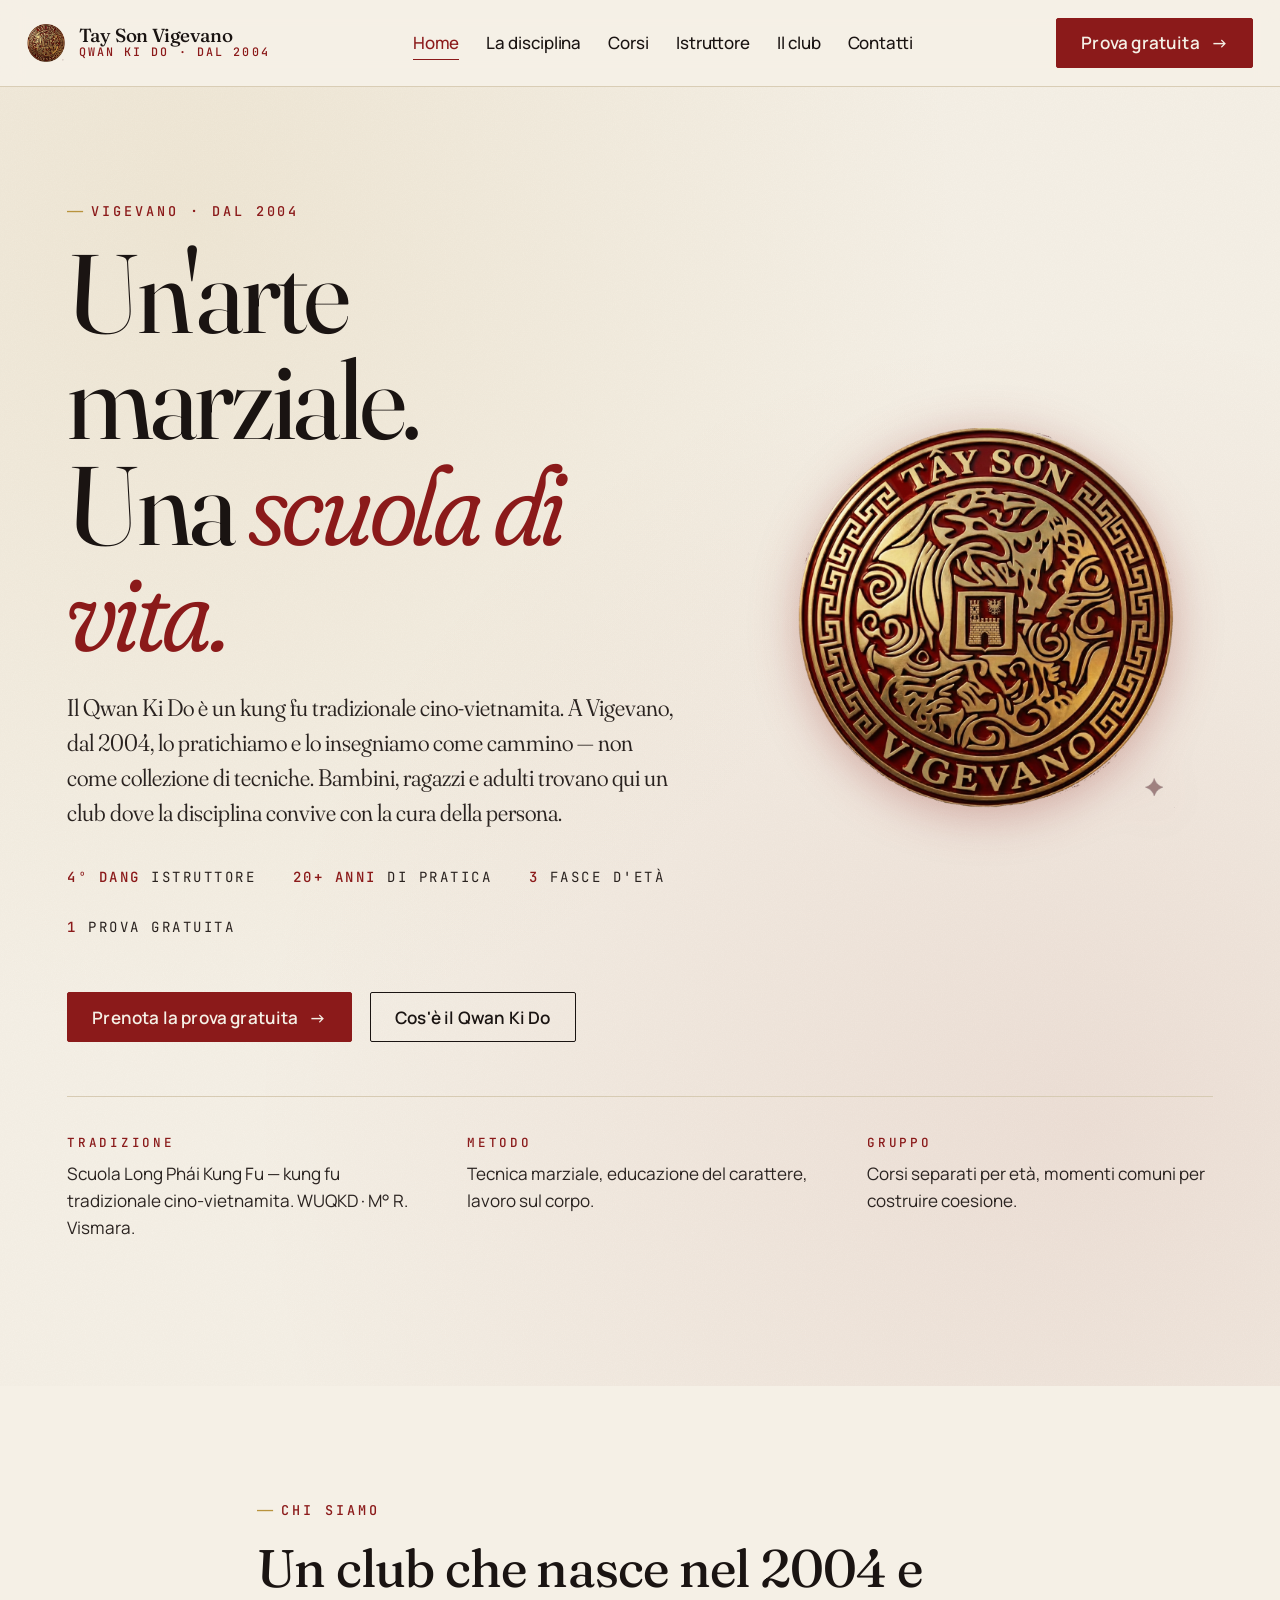
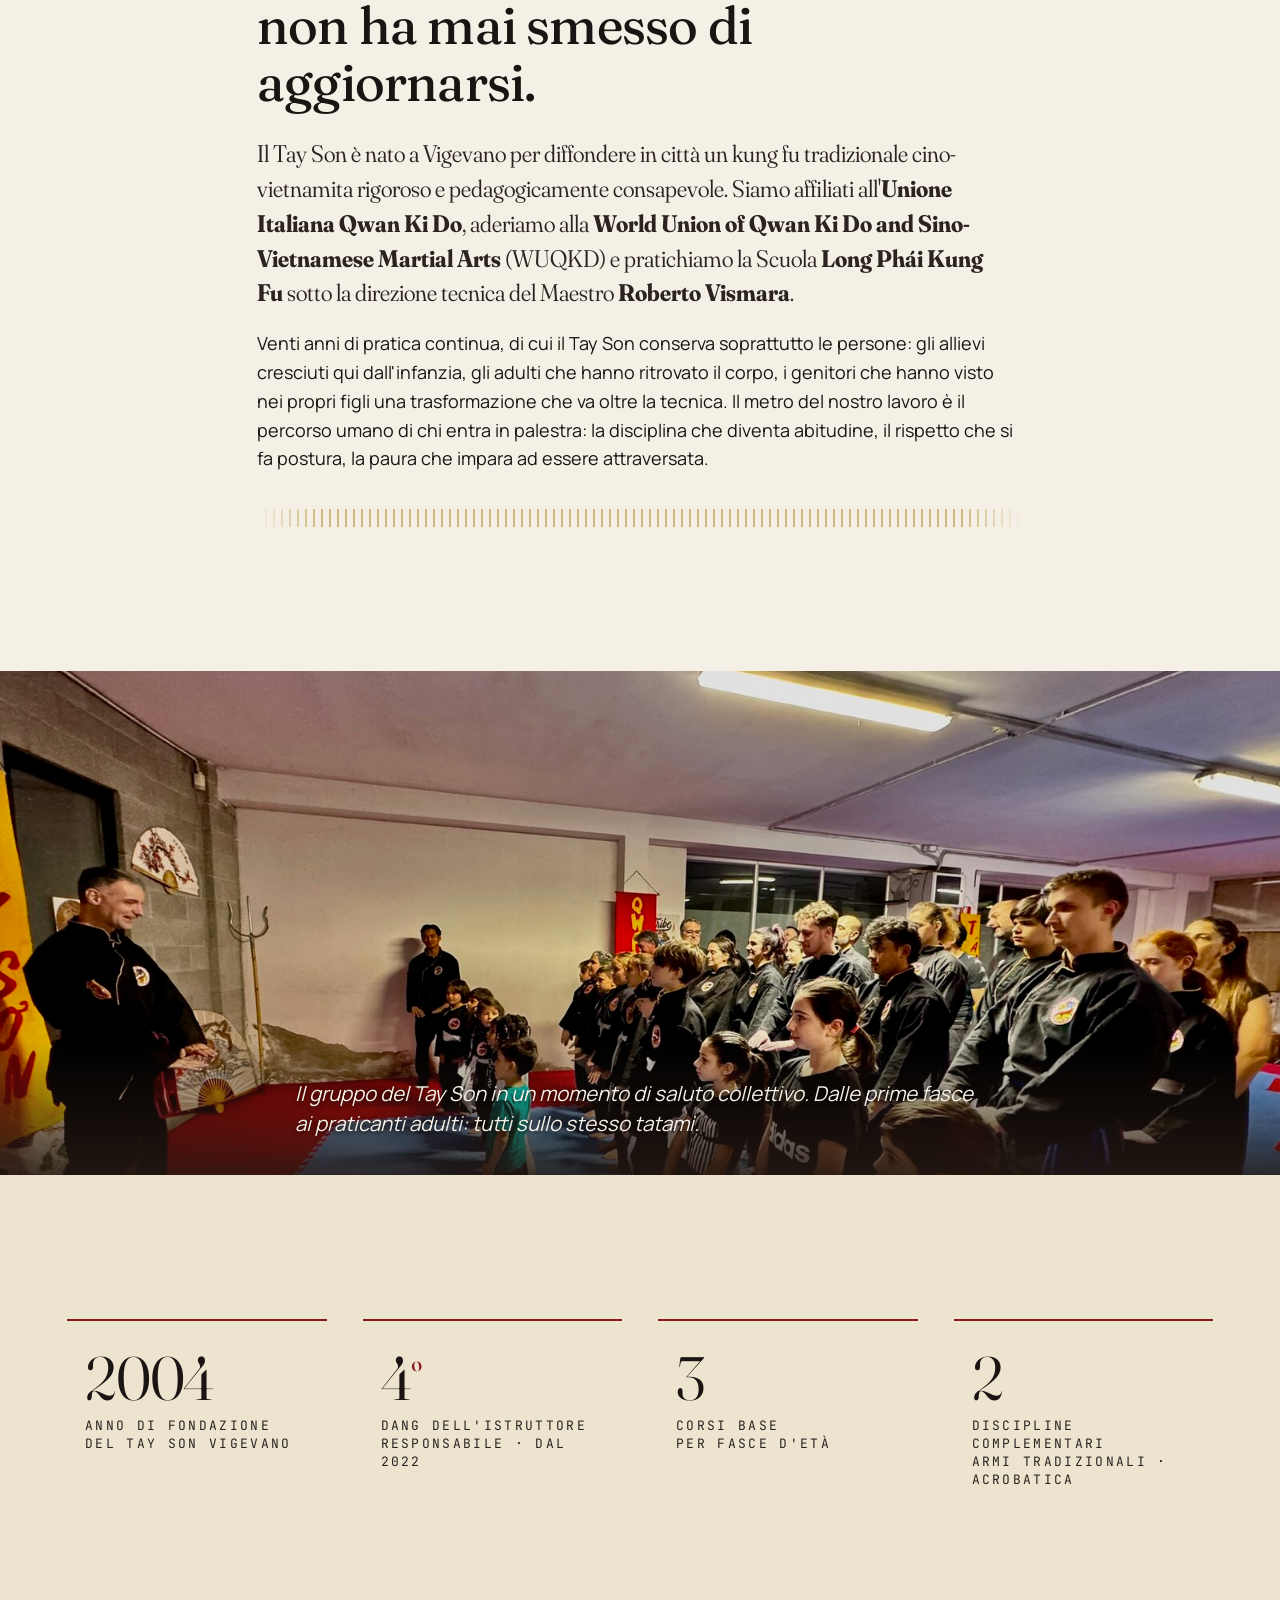
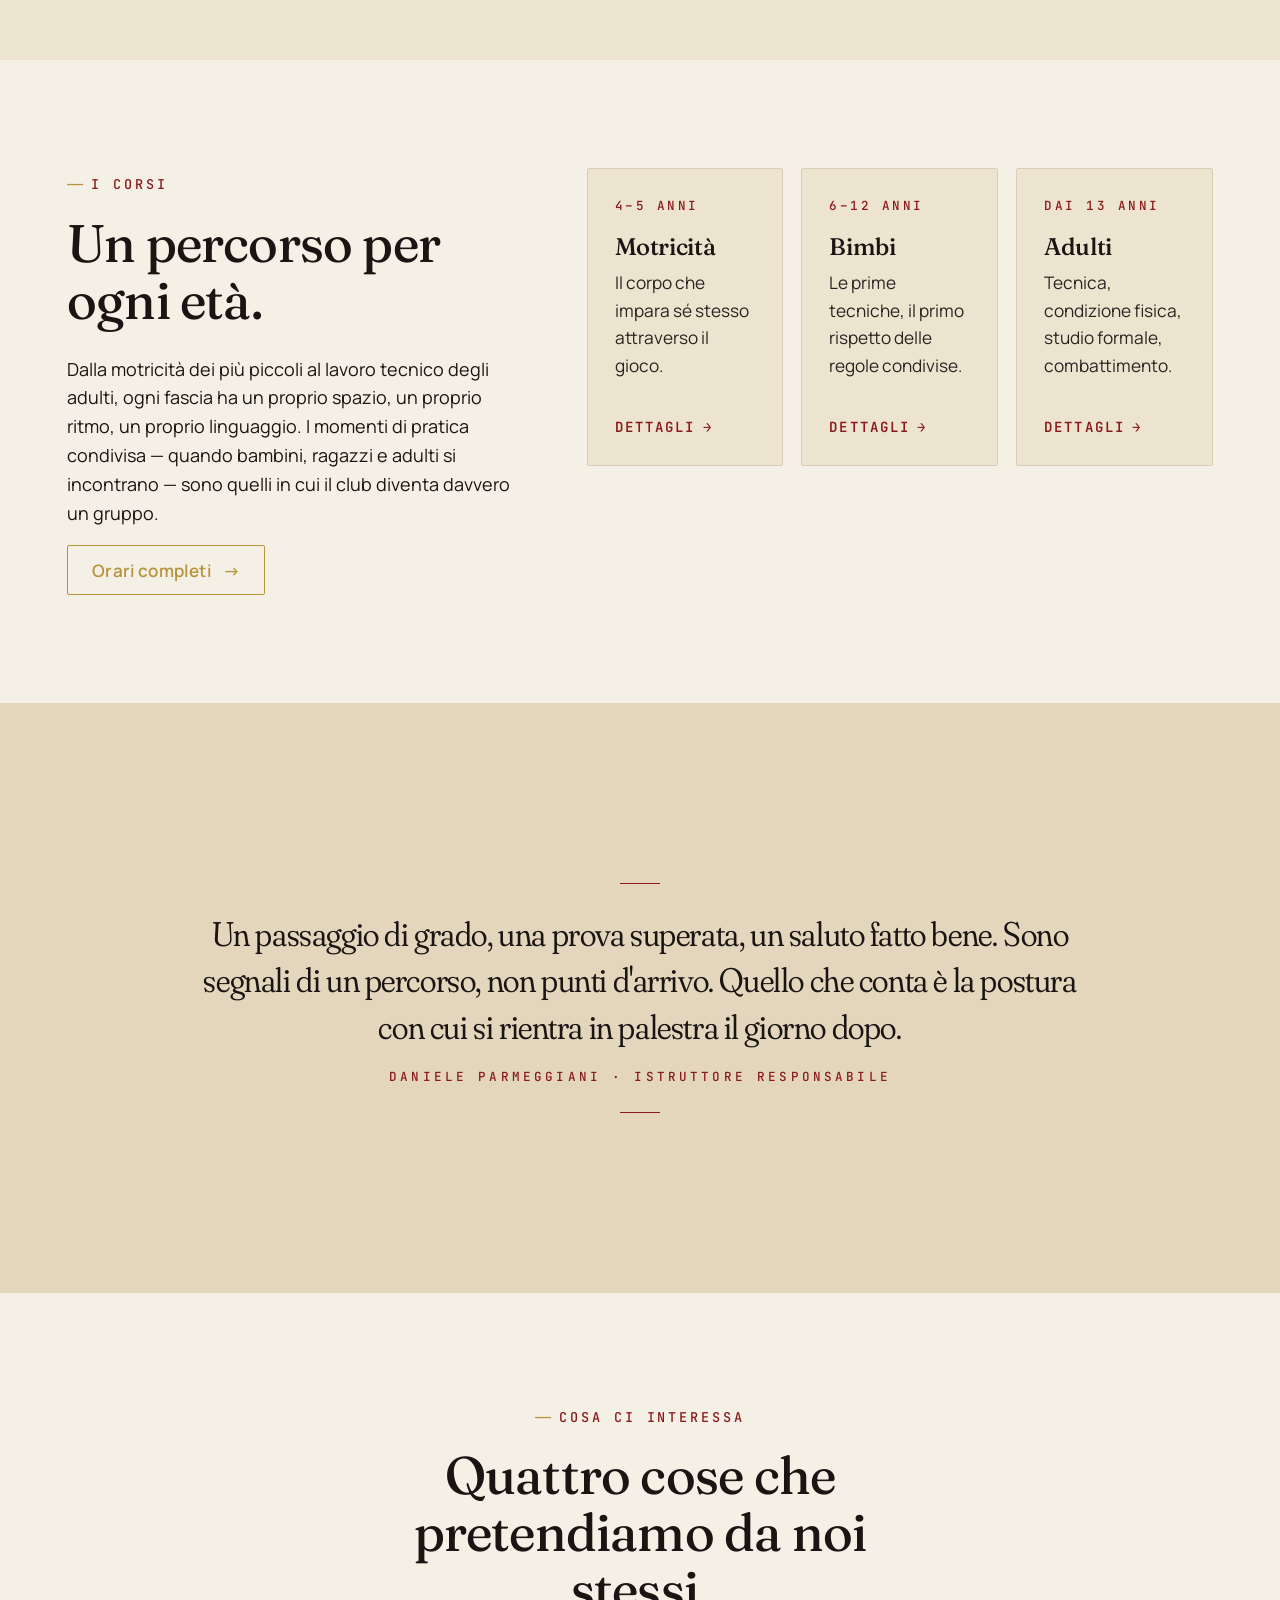
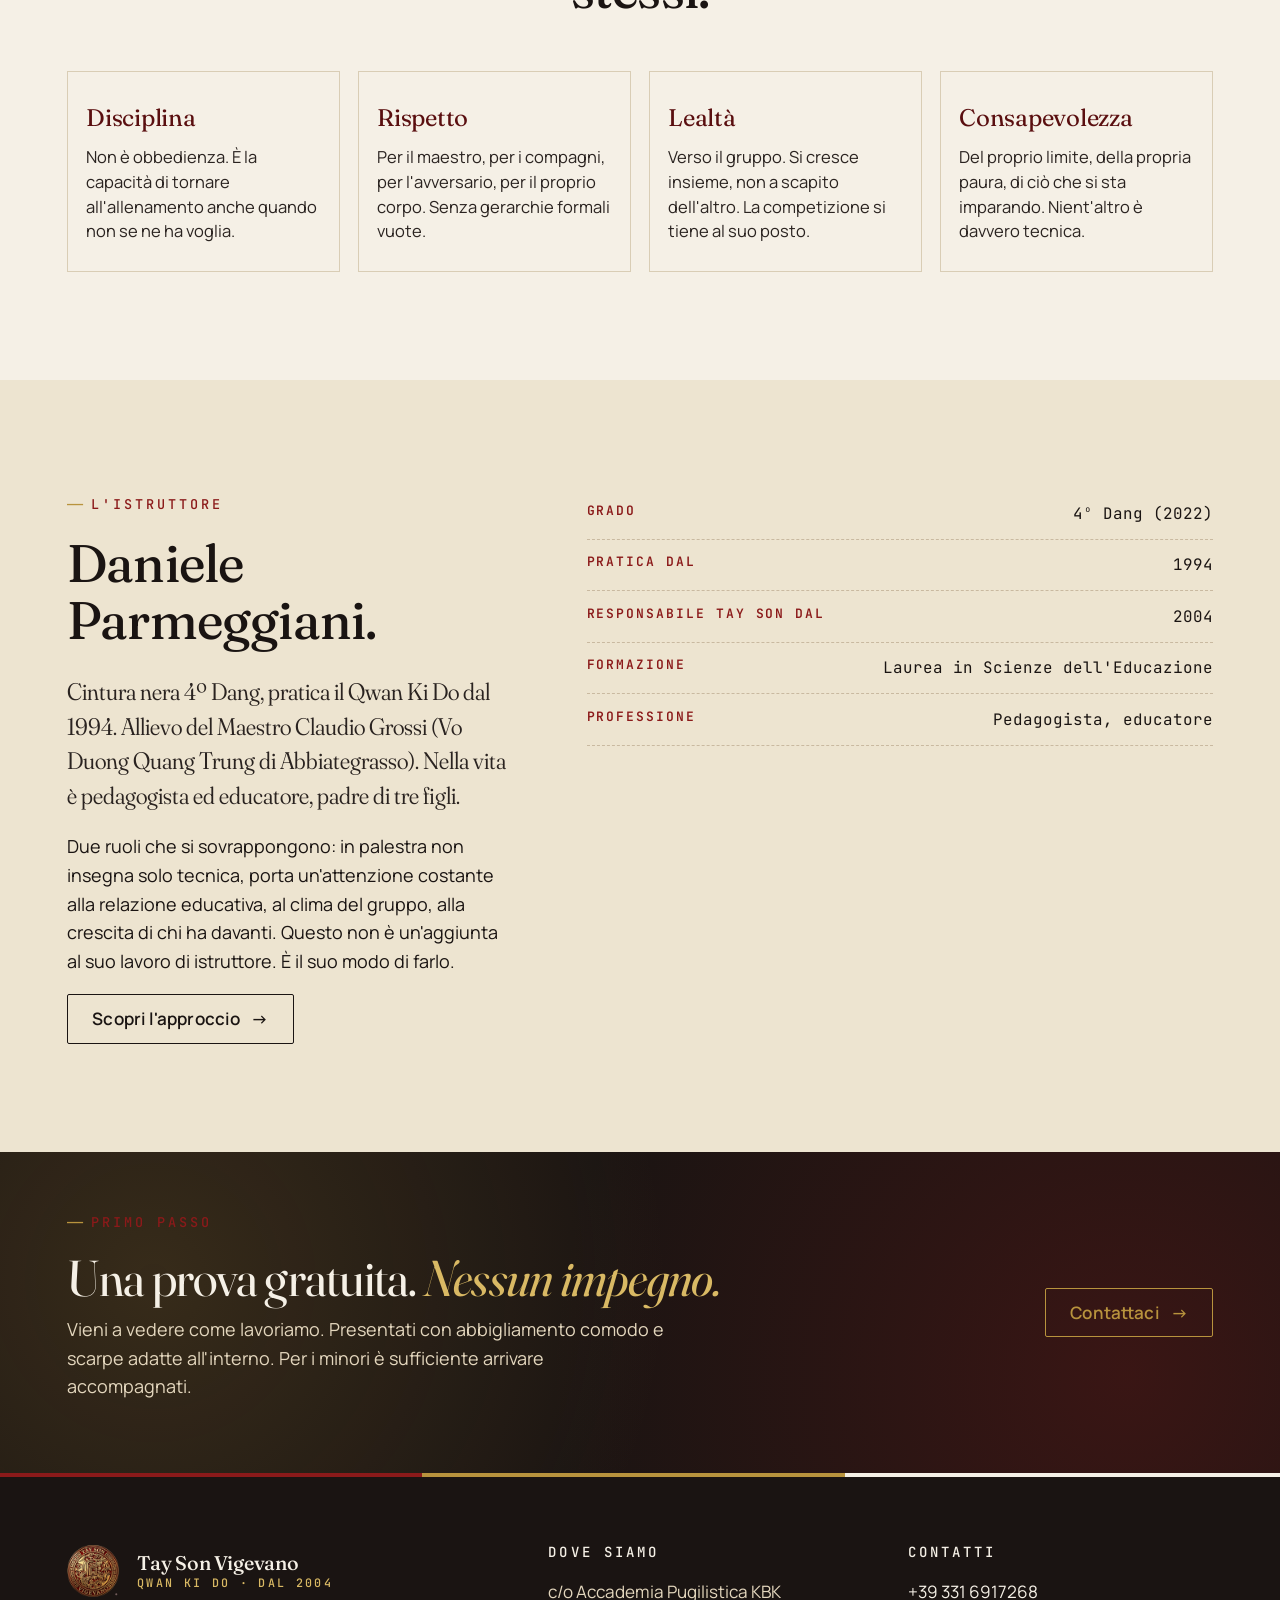
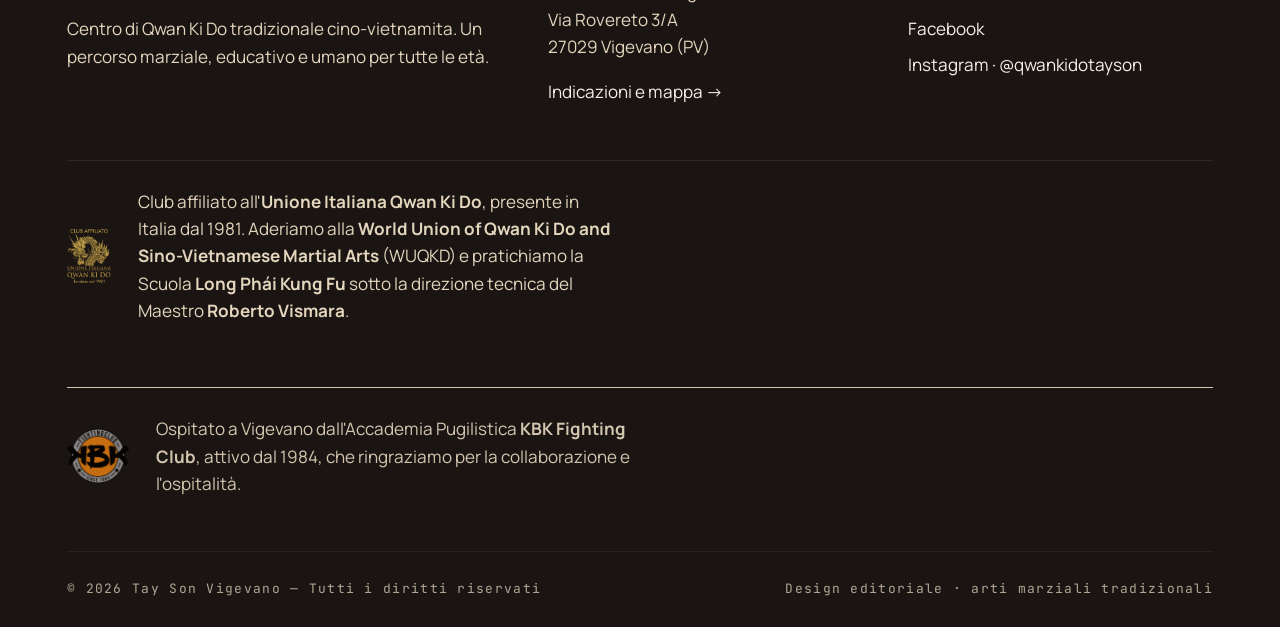
<file: index.html>
<!doctype html>
<html lang="it">
<head>
  <meta charset="utf-8" />
  <meta name="viewport" content="width=device-width, initial-scale=1" />
  <title>Qwan Ki Do – Tay Son Vigevano · Kung fu cino-vietnamita</title>
  <meta name="description" content="Centro Qwan Ki Do Tay Son di Vigevano. Arte marziale cino-vietnamita per bambini, ragazzi e adulti. Dal 2004, affiliato all'Unione Italiana Qwan Ki Do. Prova gratuita." />
  <meta name="theme-color" content="#8b1a1a" />

  <!-- Open Graph -->
  <meta property="og:type" content="website" />
  <meta property="og:title" content="Qwan Ki Do – Tay Son Vigevano" />
  <meta property="og:description" content="Arte marziale tradizionale cino-vietnamita. Dal 2004 a Vigevano. Prova gratuita per tutte le età." />
  <meta property="og:image" content="https://taysonvigevano.github.io/Home/assets/img/foto-classe-saluto.jpg" />
  <meta property="og:url" content="https://taysonvigevano.github.io/Home/" />

  <!-- Fonts — Fraunces (display, variabile), Manrope (body), JetBrains Mono -->
  <link rel="preconnect" href="https://fonts.googleapis.com" />
  <link rel="preconnect" href="https://fonts.gstatic.com" crossorigin />
  <link href="https://fonts.googleapis.com/css2?family=Fraunces:ital,opsz,wght,SOFT,WONK@0,9..144,300..600,0..100,0..1;1,9..144,300..500,0..100,0..1&family=JetBrains+Mono:wght@400;500;600&family=Manrope:wght@400;500;600;700&display=swap" rel="stylesheet" />

  <link rel="stylesheet" href="assets/css/styles.css" />
  <link rel="icon" type="image/png" href="assets/img/logo-tayson.png" />

  <!-- Structured Data -->
  <script type="application/ld+json">
  {
    "@context": "https://schema.org",
    "@type": "SportsClub",
    "name": "Tay Son Vigevano – Qwan Ki Do",
    "description": "Centro Qwan Ki Do a Vigevano. Arte marziale cino-vietnamita per bambini, ragazzi e adulti. Dal 2004, affiliato all'Unione Italiana Qwan Ki Do.",
    "url": "https://taysonvigevano.github.io/Home/",
    "logo": "https://taysonvigevano.github.io/Home/assets/img/logo-tayson.png",
    "image": "https://taysonvigevano.github.io/Home/assets/img/foto-classe-saluto.jpg",
    "foundingDate": "2004",
    "sport": "Qwan Ki Do",
    "address": {
      "@type": "PostalAddress",
      "streetAddress": "Via Rovereto 3/A",
      "addressLocality": "Vigevano",
      "postalCode": "27029",
      "addressRegion": "PV",
      "addressCountry": "IT"
    },
    "geo": {
      "@type": "GeoCoordinates",
      "latitude": 45.3167,
      "longitude": 8.8583
    },
    "telephone": "+393316917268",
    "email": "qwankido.vigevano@gmail.com",
    "openingHoursSpecification": [
      {
        "@type": "OpeningHoursSpecification",
        "dayOfWeek": "Monday",
        "opens": "18:00",
        "closes": "21:00"
      },
      {
        "@type": "OpeningHoursSpecification",
        "dayOfWeek": "Friday",
        "opens": "17:15",
        "closes": "21:00"
      }
    ],
    "memberOf": {
      "@type": "SportsOrganization",
      "name": "Unione Italiana Qwan Ki Do",
      "foundingDate": "1981"
    },
    "location": {
      "@type": "Place",
      "name": "Accademia Pugilistica KBK",
      "address": {
        "@type": "PostalAddress",
        "streetAddress": "Via Rovereto 3/A",
        "addressLocality": "Vigevano",
        "postalCode": "27029",
        "addressRegion": "PV",
        "addressCountry": "IT"
      }
    }
  }
  </script>
</head>
<body>

<!-- ============================================================
     NAVBAR (ripetuta in ogni pagina — se modifichi qui, replica altrove)
     ============================================================ -->
<header class="nav" role="banner">
  <div class="nav__inner">
    <a href="index.html" class="nav__brand" aria-label="Qwan Ki Do Tay Son Vigevano — home">
      <img src="assets/img/logo-tayson.png" alt="" />
      <span class="nav__brand-text">
        Tay Son Vigevano
        <small>Qwan Ki Do · dal 2004</small>
      </span>
    </a>
    <nav aria-label="Menu principale">
      <ul class="nav__list">
        <li><a href="index.html" aria-current="page">Home</a></li>
        <li><a href="disciplina.html">La disciplina</a></li>
        <li><a href="corsi.html">Corsi</a></li>
        <li><a href="istruttore.html">Istruttore</a></li>
        <li><a href="club.html">Il club</a></li>
        <li><a href="contatti.html">Contatti</a></li>
      </ul>
    </nav>
    <a href="contatti.html#prova" class="btn btn--primary nav__cta">Prova gratuita <span class="btn__arrow">→</span></a>
    <button class="nav__toggle" data-nav-toggle aria-expanded="false" aria-controls="nav-drawer" aria-label="Apri menu">
      <span></span><span></span><span></span>
    </button>
  </div>
  <div class="nav__drawer" id="nav-drawer" data-nav-drawer data-open="false">
    <ul>
      <li><a href="index.html" aria-current="page">Home</a></li>
      <li><a href="disciplina.html">La disciplina</a></li>
      <li><a href="corsi.html">Corsi e orari</a></li>
      <li><a href="istruttore.html">L'istruttore</a></li>
      <li><a href="club.html">Il club</a></li>
      <li><a href="contatti.html">Contatti e prova gratuita</a></li>
    </ul>
  </div>
</header>

<main id="main">

  <!-- ============================================================
       HERO
       ============================================================ -->
  <section class="hero">
    <div class="container hero__inner">
      <div>
        <span class="eyebrow">Vigevano · dal 2004</span>
        <h1 class="hero__title">
          Un'arte marziale.<br />
          Una <em>scuola di vita.</em>
        </h1>
        <p class="lead">
          Il Qwan Ki Do è un kung fu tradizionale cino-vietnamita. A Vigevano, dal 2004, lo pratichiamo
          e lo insegniamo come cammino — non come collezione di tecniche. Bambini, ragazzi e adulti trovano
          qui un club dove la disciplina convive con la cura della persona.
        </p>

        <div class="hero__meta">
          <span><strong>4º Dang</strong> istruttore</span>
          <span><strong>20+ anni</strong> di pratica</span>
          <span><strong>3</strong> fasce d'età</span>
          <span><strong>1</strong> prova gratuita</span>
        </div>

        <div class="hero__actions">
          <a href="contatti.html#prova" class="btn btn--primary">Prenota la prova gratuita <span class="btn__arrow">→</span></a>
          <a href="disciplina.html" class="btn btn--ghost">Cos'è il Qwan Ki Do</a>
        </div>
      </div>

      <div class="hero__art" aria-hidden="true">
        <img src="assets/img/logo-tayson.png" alt="" loading="eager" class="hero-seal" />
      </div>
    </div>

    <div class="container">
      <div class="hero__strap">
        <div class="hero__strap-item">
          <strong>Tradizione</strong>
          Scuola Long Phái Kung Fu — kung fu tradizionale cino-vietnamita. WUQKD · M° R. Vismara.
        </div>
        <div class="hero__strap-item">
          <strong>Metodo</strong>
          Tecnica marziale, educazione del carattere, lavoro sul corpo.
        </div>
        <div class="hero__strap-item">
          <strong>Gruppo</strong>
          Corsi separati per età, momenti comuni per costruire coesione.
        </div>
      </div>
    </div>
  </section>

  <!-- ============================================================
       INTRO / CHI SIAMO
       ============================================================ -->
  <section>
    <div class="container container-narrow reveal">
      <span class="eyebrow">Chi siamo</span>
      <h2>Un club che nasce nel 2004 e non ha mai smesso di aggiornarsi.</h2>
      <p class="lead">
        Il Tay Son è nato a Vigevano per diffondere in città un kung fu tradizionale cino-vietnamita
        rigoroso e pedagogicamente consapevole. Siamo affiliati all'<strong>Unione Italiana Qwan Ki Do</strong>,
        aderiamo alla <strong>World Union of Qwan Ki Do and Sino-Vietnamese Martial Arts</strong> (WUQKD)
        e pratichiamo la Scuola <strong>Long Phái Kung Fu</strong> sotto la direzione tecnica del
        Maestro <strong>Roberto Vismara</strong>.
      </p>
      <p>
        Venti anni di pratica continua, di cui il Tay Son conserva soprattutto le persone:
        gli allievi cresciuti qui dall'infanzia, gli adulti che hanno ritrovato il corpo,
        i genitori che hanno visto nei propri figli una trasformazione che va oltre la tecnica.
        Il metro del nostro lavoro è il percorso umano di chi entra in palestra: la disciplina
        che diventa abitudine, il rispetto che si fa postura, la paura che impara ad essere attraversata.
      </p>
      <div class="meander" role="presentation"></div>
    </div>
  </section>

  <!-- ============================================================
       FOTO BANNER — Il gruppo
       ============================================================ -->
  <section class="photo-banner">
    <img src="assets/img/foto-classe-saluto.jpg"
         alt="Il gruppo del Tay Son schierato in sala durante la cerimonia di saluto, dai bambini agli adulti"
         loading="lazy" />
    <div class="photo-banner__caption">
      <p>Il gruppo del Tay Son in un momento di saluto collettivo. Dalle prime fasce ai praticanti adulti: tutti sullo stesso tatami.</p>
    </div>
  </section>

  <!-- ============================================================
       METRICHE
       ============================================================ -->
  <section class="bg-warm">
    <div class="container">
      <div class="metrics">
        <div class="metric reveal">
          <span class="metric__num">2004</span>
          <span class="metric__label">Anno di fondazione<br/>del Tay Son Vigevano</span>
        </div>
        <div class="metric reveal">
          <span class="metric__num">4<sup>º</sup></span>
          <span class="metric__label">Dang dell'istruttore<br/>responsabile · dal 2022</span>
        </div>
        <div class="metric reveal">
          <span class="metric__num">3</span>
          <span class="metric__label">Corsi base<br/>per fasce d'età</span>
        </div>
        <div class="metric reveal">
          <span class="metric__num">2</span>
          <span class="metric__label">Discipline complementari<br/>armi tradizionali · acrobatica</span>
        </div>
      </div>
    </div>
  </section>

  <!-- ============================================================
       COSA OFFRIAMO (preview corsi)
       ============================================================ -->
  <section>
    <div class="container">
      <div class="grid-2-asym reveal">
        <div>
          <span class="eyebrow">I corsi</span>
          <h2>Un percorso per ogni età.</h2>
          <p>
            Dalla motricità dei più piccoli al lavoro tecnico degli adulti, ogni fascia ha un proprio
            spazio, un proprio ritmo, un proprio linguaggio. I momenti di pratica condivisa —
            quando bambini, ragazzi e adulti si incontrano — sono quelli in cui il club diventa
            davvero un gruppo.
          </p>
          <a href="corsi.html" class="btn btn--outline-brass">Orari completi <span class="btn__arrow">→</span></a>
        </div>

        <div class="grid-3" style="gap: var(--s-2);">
          <a href="corsi.html#motricita" class="card">
            <span class="card__kicker">4–5 anni</span>
            <h3 class="card__title">Motricità</h3>
            <p class="card__text">Il corpo che impara sé stesso attraverso il gioco.</p>
            <span class="card__link">Dettagli</span>
          </a>
          <a href="corsi.html#bimbi" class="card">
            <span class="card__kicker">6–12 anni</span>
            <h3 class="card__title">Bimbi</h3>
            <p class="card__text">Le prime tecniche, il primo rispetto delle regole condivise.</p>
            <span class="card__link">Dettagli</span>
          </a>
          <a href="corsi.html#adulti" class="card">
            <span class="card__kicker">dai 13 anni</span>
            <h3 class="card__title">Adulti</h3>
            <p class="card__text">Tecnica, condizione fisica, studio formale, combattimento.</p>
            <span class="card__link">Dettagli</span>
          </a>
        </div>
      </div>
    </div>
  </section>

  <!-- ============================================================
       PULLQUOTE EDITORIALE
       ============================================================ -->
  <section class="bg-deep">
    <div class="container">
      <p class="pullquote reveal">
        Un passaggio di grado, una prova superata, un saluto fatto bene.
        Sono segnali di un percorso, non punti d'arrivo. Quello che conta è la postura
        con cui si rientra in palestra il giorno dopo.
        <cite>Daniele Parmeggiani · Istruttore responsabile</cite>
      </p>
    </div>
  </section>

  <!-- ============================================================
       VALORI (griglia 4)
       ============================================================ -->
  <section>
    <div class="container">
      <div class="reveal" style="max-width: 50ch; margin: 0 auto var(--s-5); text-align:center;">
        <span class="eyebrow">Cosa ci interessa</span>
        <h2>Quattro cose che pretendiamo da noi stessi.</h2>
      </div>

      <div class="values reveal">
        <div class="value">
          <b>Disciplina</b>
          <p>Non è obbedienza. È la capacità di tornare all'allenamento anche quando non se ne ha voglia.</p>
        </div>
        <div class="value">
          <b>Rispetto</b>
          <p>Per il maestro, per i compagni, per l'avversario, per il proprio corpo. Senza gerarchie formali vuote.</p>
        </div>
        <div class="value">
          <b>Lealtà</b>
          <p>Verso il gruppo. Si cresce insieme, non a scapito dell'altro. La competizione si tiene al suo posto.</p>
        </div>
        <div class="value">
          <b>Consapevolezza</b>
          <p>Del proprio limite, della propria paura, di ciò che si sta imparando. Nient'altro è davvero tecnica.</p>
        </div>
      </div>
    </div>
  </section>

  <!-- ============================================================
       ISTRUTTORE (preview)
       ============================================================ -->
  <section class="bg-warm">
    <div class="container">
      <div class="grid-2-asym reveal">
        <div>
          <span class="eyebrow">L'istruttore</span>
          <h2>Daniele Parmeggiani.</h2>
          <p class="lead">
            Cintura nera 4º Dang, pratica il Qwan Ki Do dal 1994. Allievo del Maestro Claudio Grossi
            (Vo Duong Quang Trung di Abbiategrasso). Nella vita è pedagogista ed educatore, padre di tre figli.
          </p>
          <p>
            Due ruoli che si sovrappongono: in palestra non insegna solo tecnica, porta un'attenzione
            costante alla relazione educativa, al clima del gruppo, alla crescita di chi ha davanti.
            Questo non è un'aggiunta al suo lavoro di istruttore. È il suo modo di farlo.
          </p>
          <a href="istruttore.html" class="btn btn--ghost">Scopri l'approccio <span class="btn__arrow">→</span></a>
        </div>

        <ul class="portrait__facts" aria-label="Dati istruttore">
          <li><b>Grado</b><span>4º Dang (2022)</span></li>
          <li><b>Pratica dal</b><span>1994</span></li>
          <li><b>Responsabile Tay Son dal</b><span>2004</span></li>
          <li><b>Formazione</b><span>Laurea in Scienze dell'Educazione</span></li>
          <li><b>Professione</b><span>Pedagogista, educatore</span></li>
        </ul>
      </div>
    </div>
  </section>

  <!-- ============================================================
       CTA BAND
       ============================================================ -->
  <section class="cta-band pad-sm">
    <div class="container">
      <div>
        <span class="eyebrow">Primo passo</span>
        <h2>Una prova gratuita. <em>Nessun impegno.</em></h2>
        <p>
          Vieni a vedere come lavoriamo. Presentati con abbigliamento comodo e scarpe adatte
          all'interno. Per i minori è sufficiente arrivare accompagnati.
        </p>
      </div>
      <a href="contatti.html#prova" class="btn btn--outline-brass">Contattaci <span class="btn__arrow">→</span></a>
    </div>
  </section>

</main>

<!-- ============================================================
     FOOTER (ripetuto in ogni pagina)
     ============================================================ -->
<footer class="footer" role="contentinfo">
  <div class="container">
    <div class="footer__grid">
      <div>
        <div class="footer__brand">
          <img src="assets/img/logo-tayson.png" alt="" />
          <div class="footer__brand-text">
            Tay Son Vigevano
            <small>Qwan Ki Do · dal 2004</small>
          </div>
        </div>
        <p>
          Centro di Qwan Ki Do tradizionale cino-vietnamita. Un percorso marziale,
          educativo e umano per tutte le età.
        </p>
      </div>

      <div>
        <h4>Dove siamo</h4>
        <!-- DATI AGGIORNABILI: verifica indirizzo -->
        <p>
          c/o Accademia Pugilistica KBK<br/>
          Via Rovereto 3/A<br/>
          27029 Vigevano (PV)
        </p>
        <p><a href="contatti.html">Indicazioni e mappa →</a></p>
      </div>

      <div>
        <h4>Contatti</h4>
        <ul class="clean">
          <!-- DATI AGGIORNABILI -->
          <li><a href="tel:+393316917268">+39 331 6917268</a></li>
          <li><a href="https://www.facebook.com/qwankido.tayson.vigevano" target="_blank" rel="noopener">Facebook</a></li>
          <li><a href="https://www.instagram.com/qwankidotayson" target="_blank" rel="noopener">Instagram · @qwankidotayson</a></li>
        </ul>
      </div>
    </div>

    <div class="footer__affiliations">
      <img src="assets/img/logo-unione-brass.png" alt="Club affiliato Unione Italiana Qwan Ki Do" />
      <p style="margin: 0; max-width: 48ch;">
        Club affiliato all'<strong>Unione Italiana Qwan Ki Do</strong>, presente in Italia dal 1981.
        Aderiamo alla <strong>World Union of Qwan Ki Do and Sino-Vietnamese Martial Arts</strong> (WUQKD)
        e pratichiamo la Scuola <strong>Long Phái Kung Fu</strong> sotto la direzione tecnica del
        Maestro <strong>Roberto Vismara</strong>.
      </p>
    </div>

    <div class="footer__affiliations footer__affiliations--host">
      <img src="assets/img/logo-kbk.png" alt="Ospitato da KBK Fighting Club, Vigevano, dal 1984" />
      <p style="margin: 0; max-width: 48ch;">
        Ospitato a Vigevano dall'Accademia Pugilistica <strong>KBK Fighting Club</strong>,
        attivo dal 1984, che ringraziamo per la collaborazione e l'ospitalità.
      </p>
    </div>

    <div class="footer__bottom">
      <span>© <span data-year>2026</span> Tay Son Vigevano — Tutti i diritti riservati</span>
      <span>Design editoriale · arti marziali tradizionali</span>
    </div>
  </div>
</footer>

<script src="assets/js/main.js" defer></script>
</body>
</html>
</file>
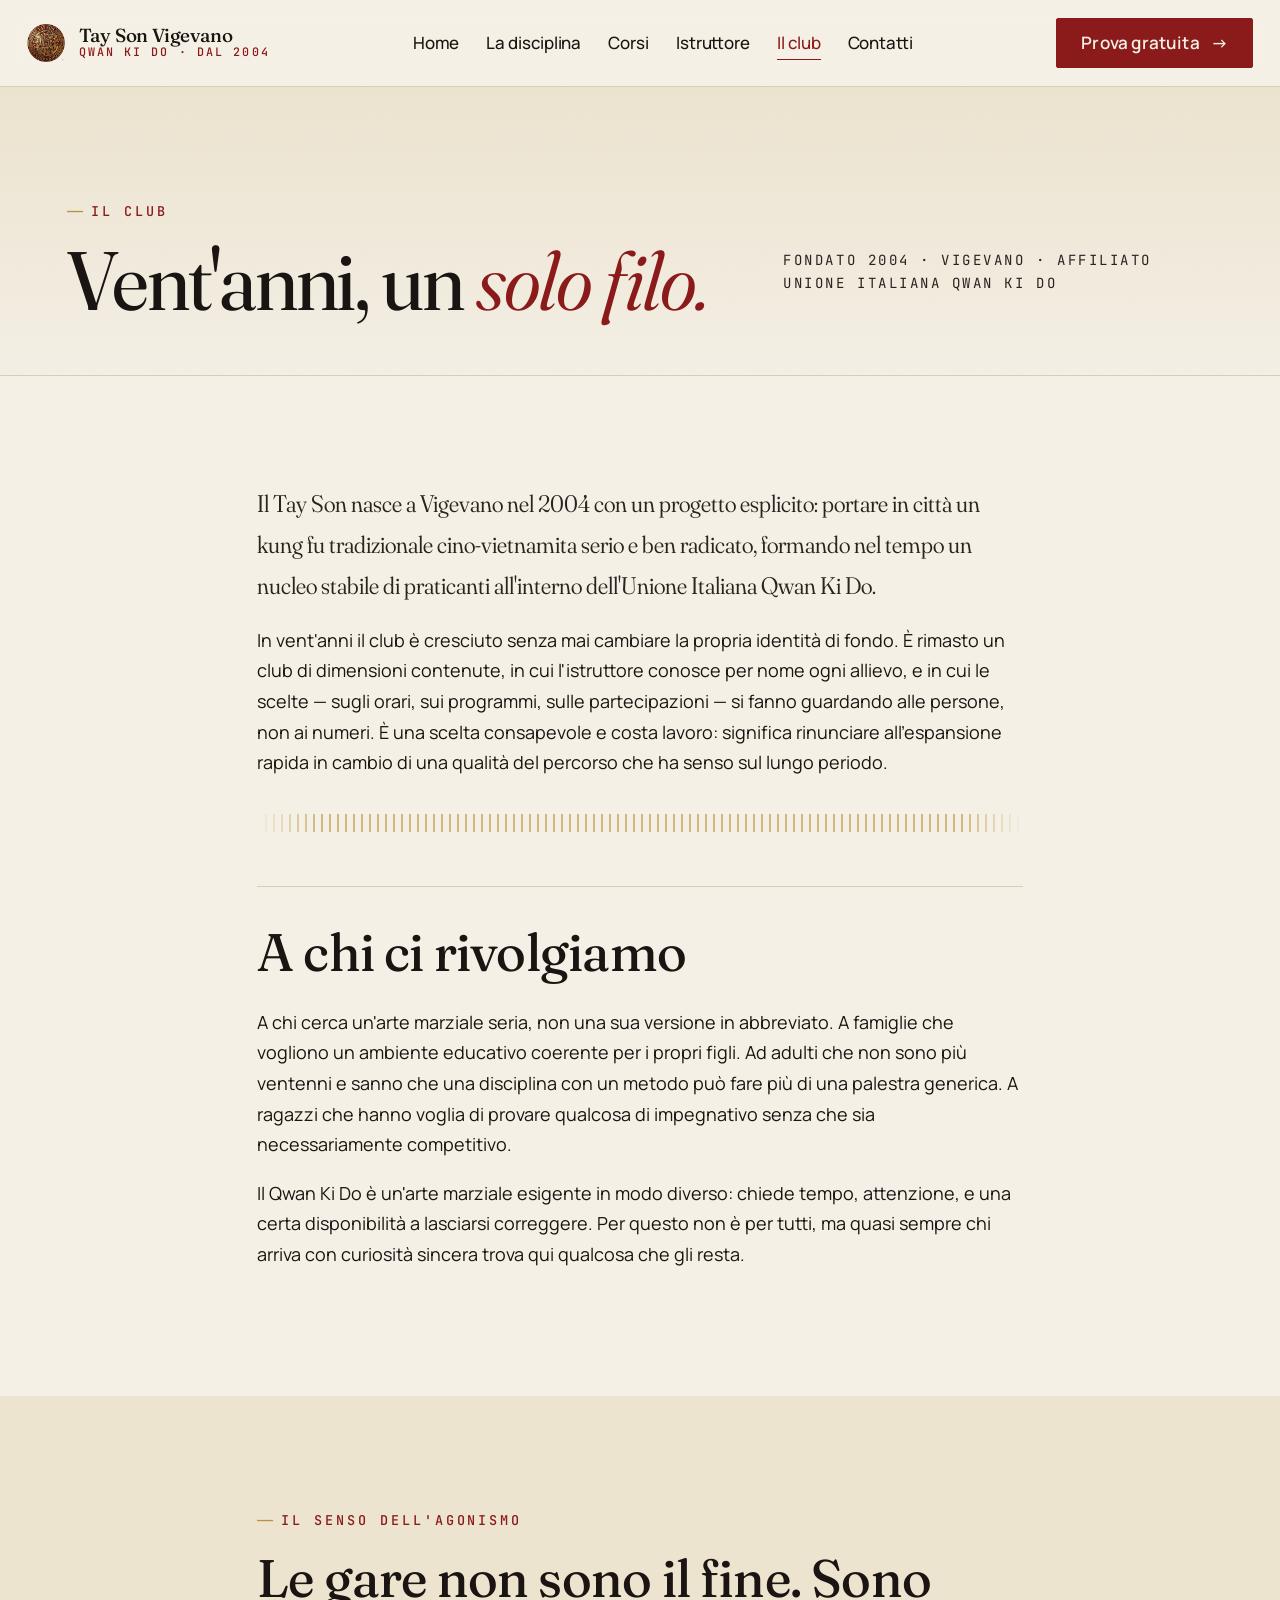
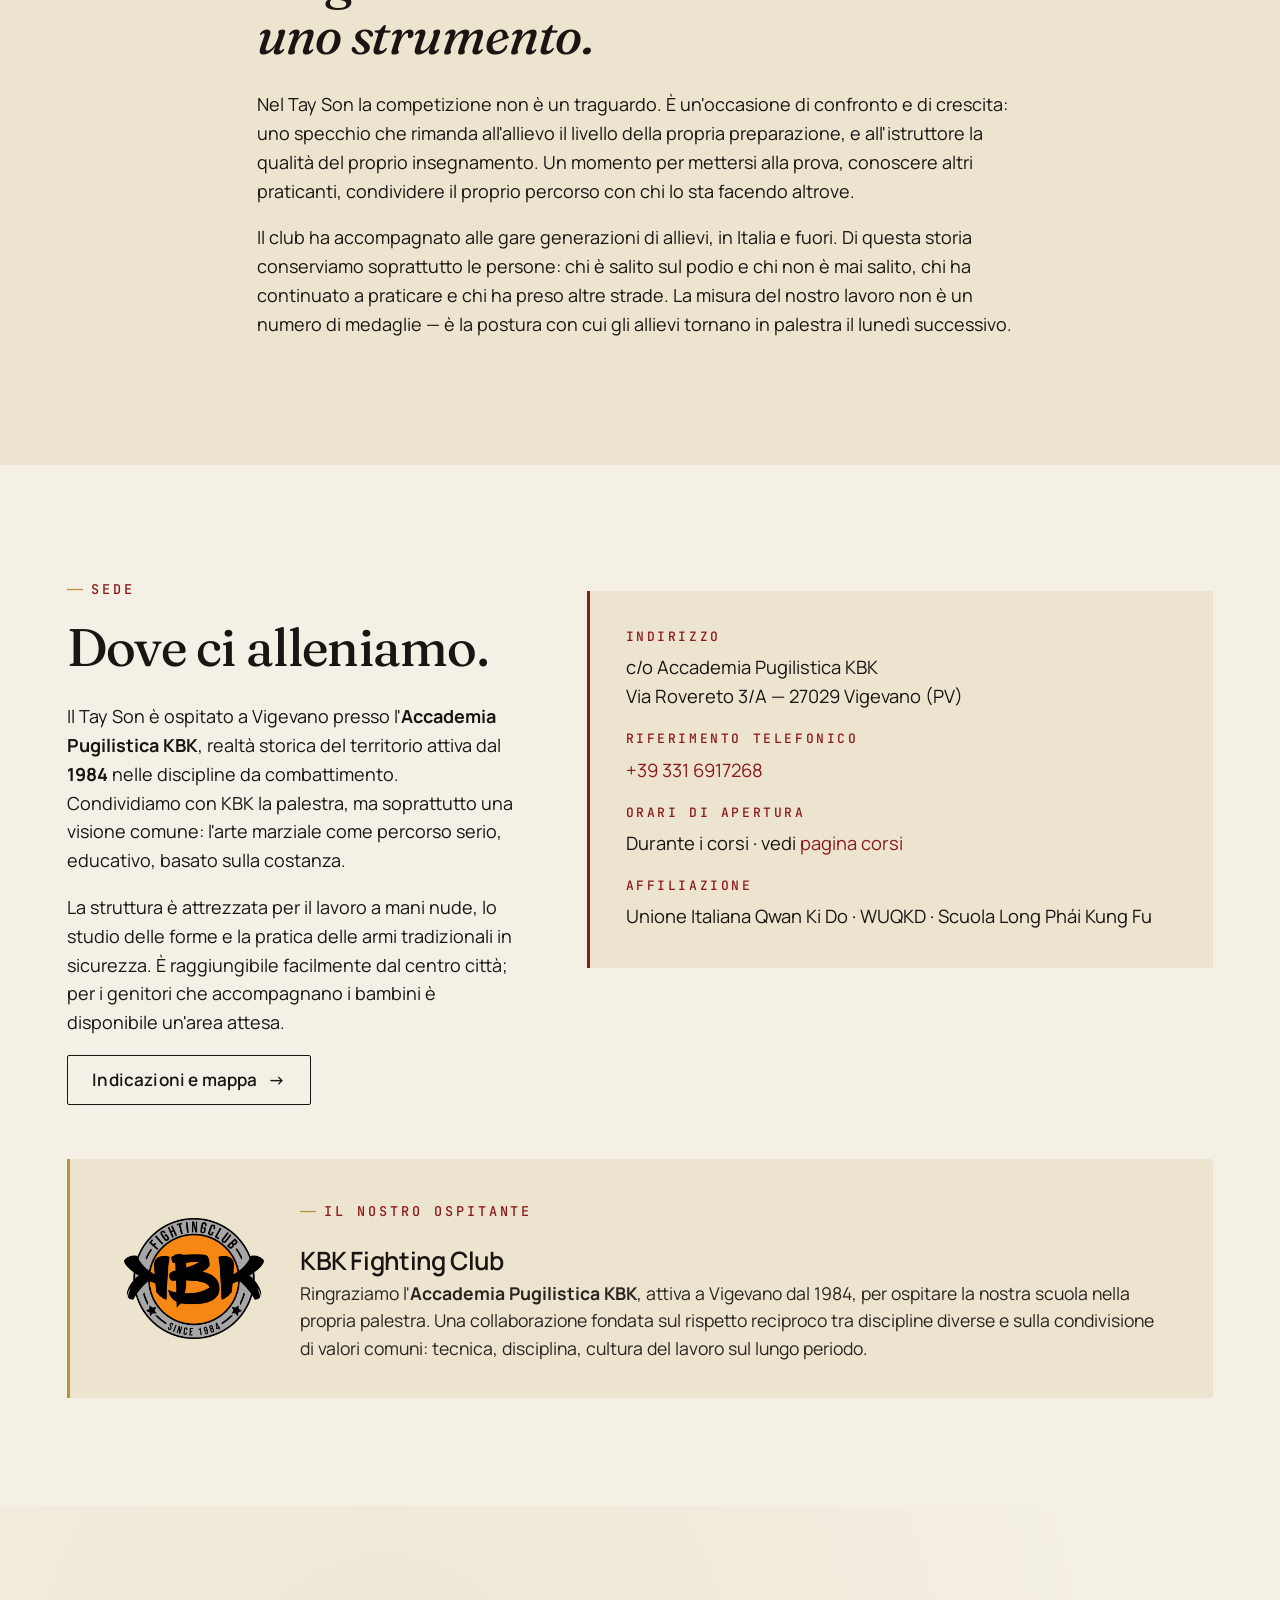
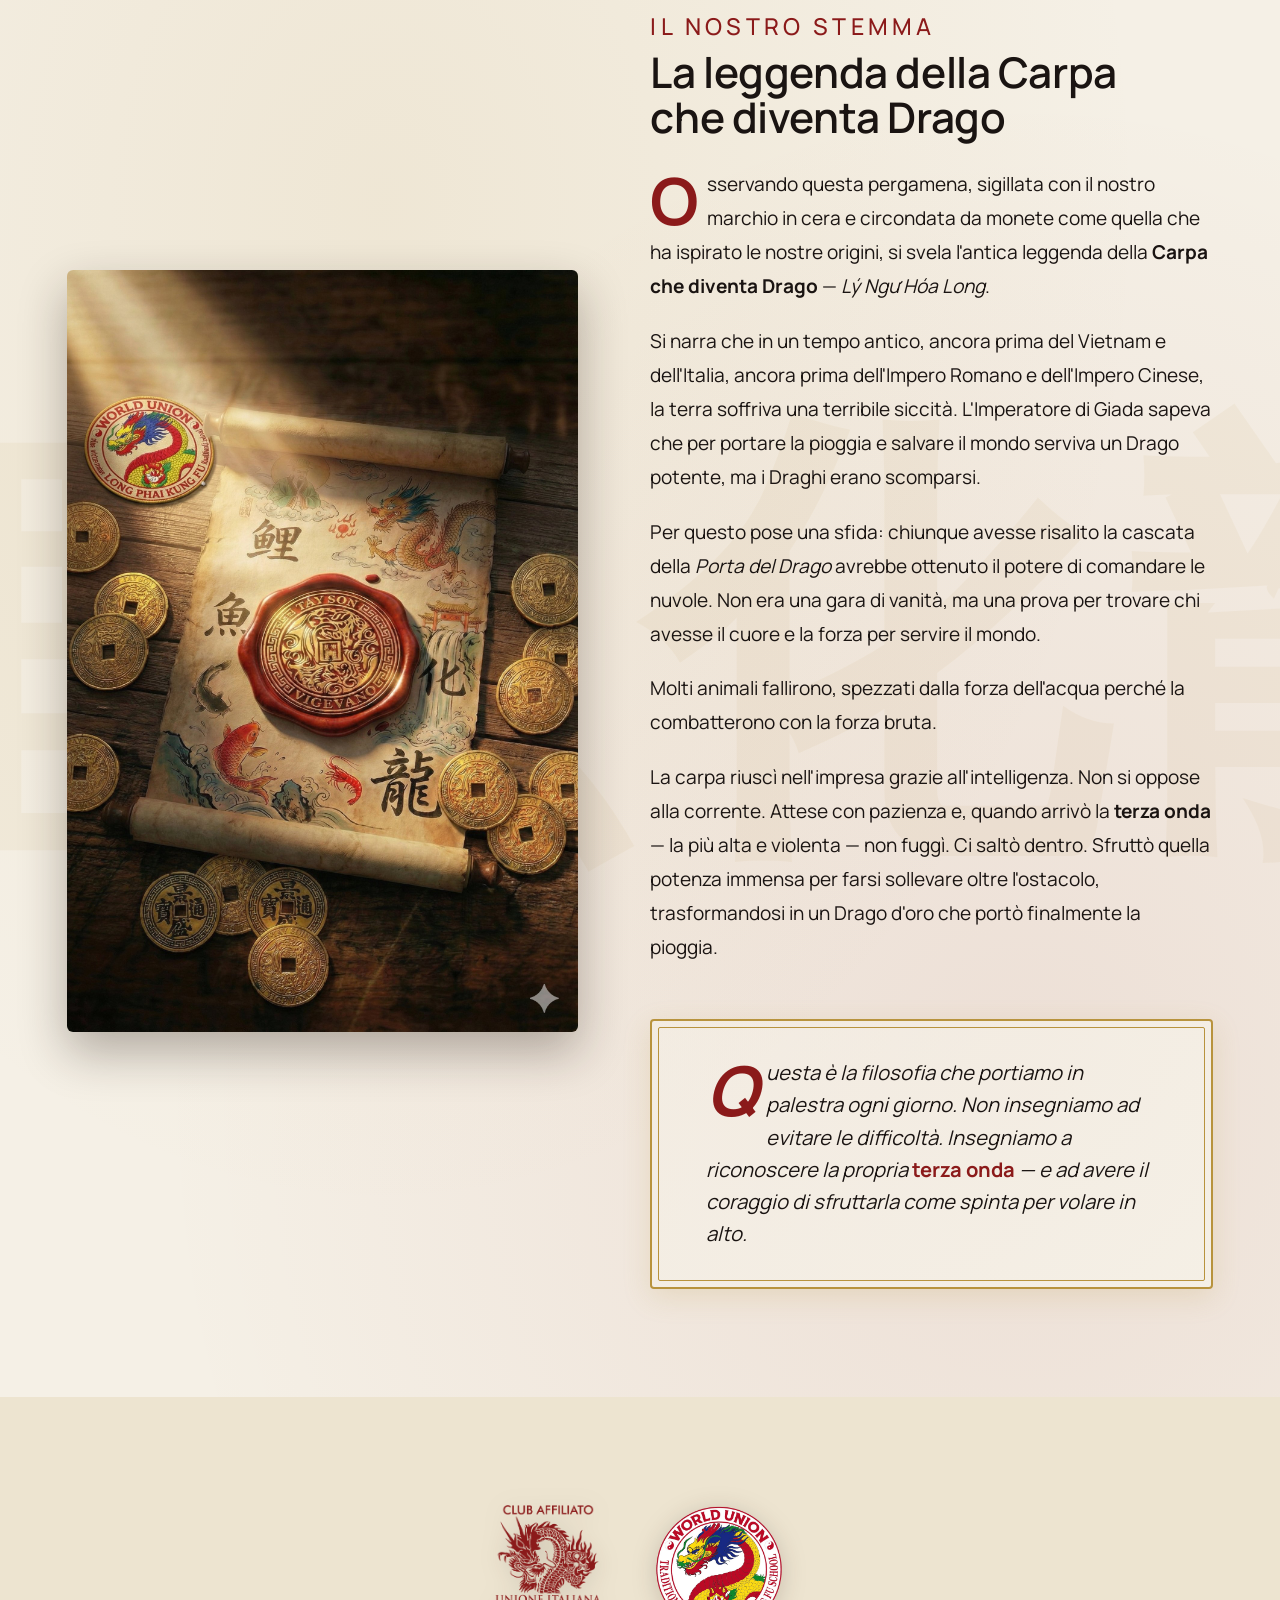
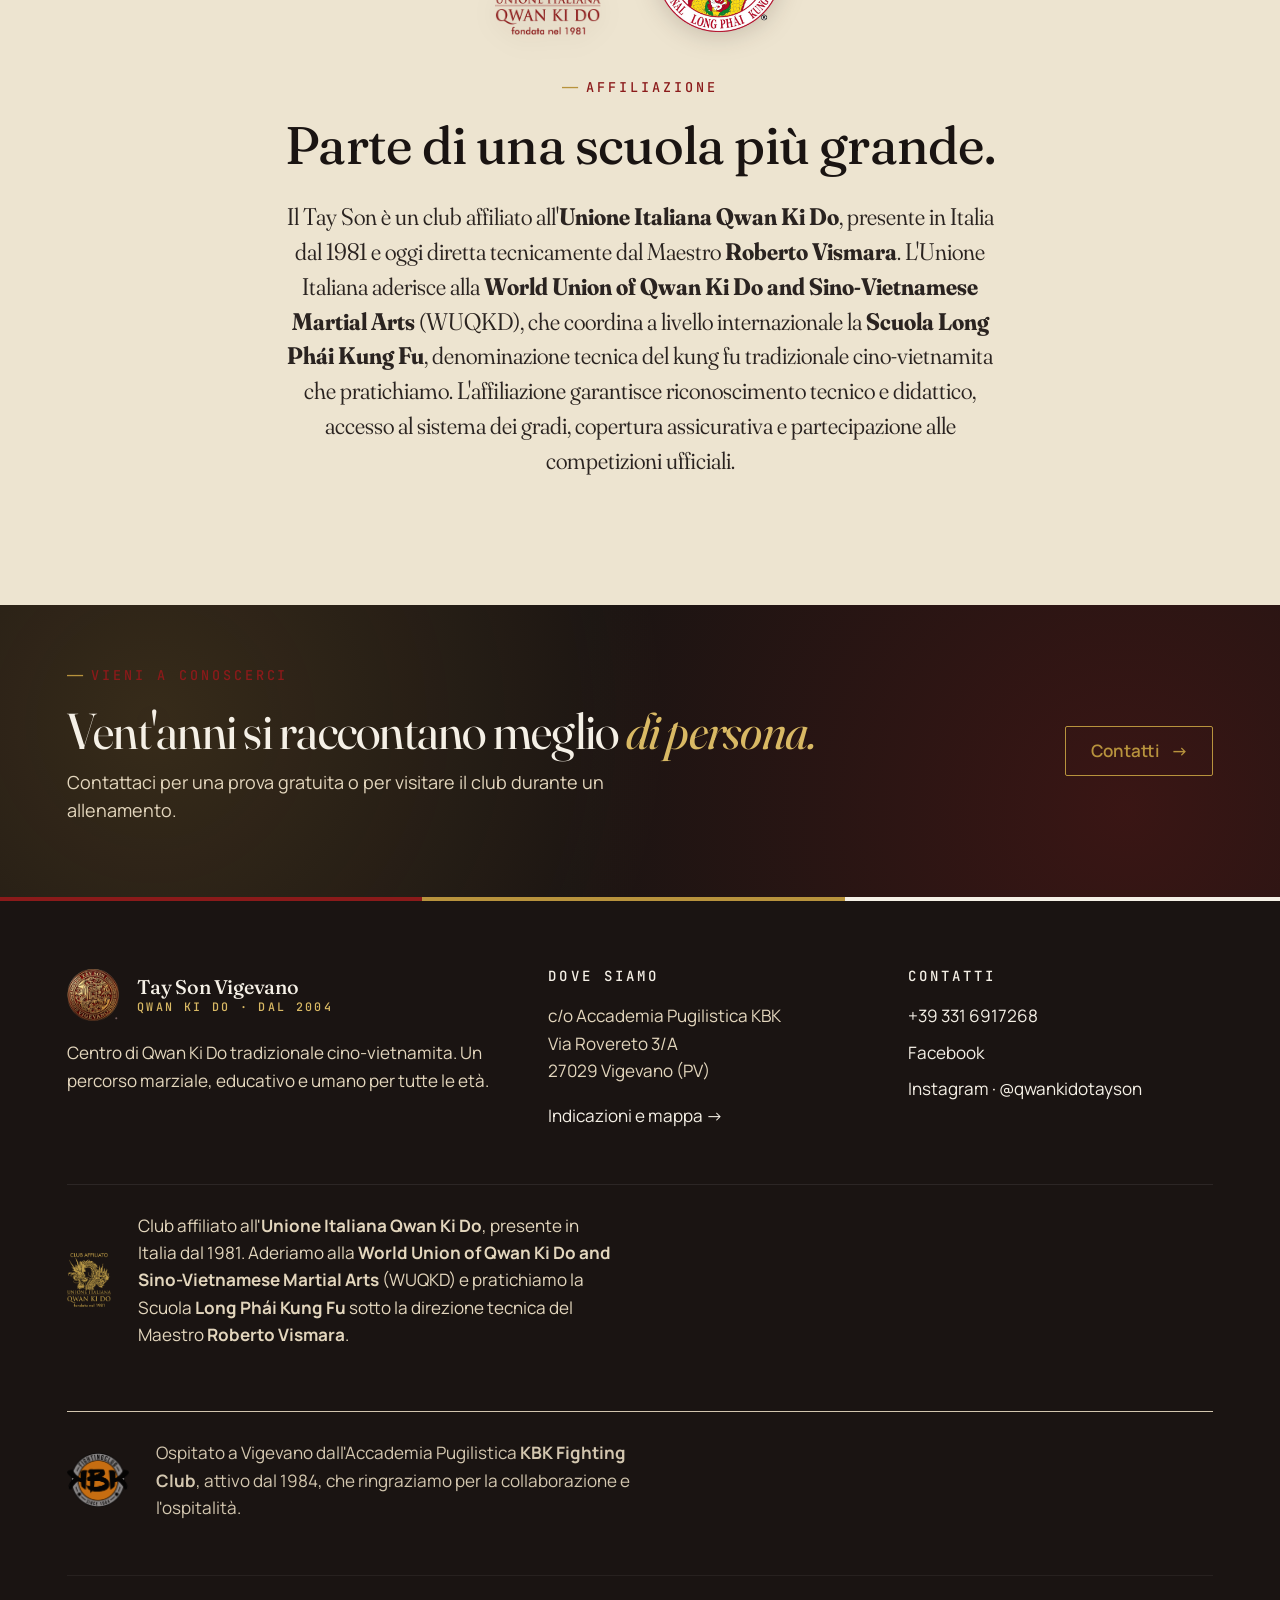
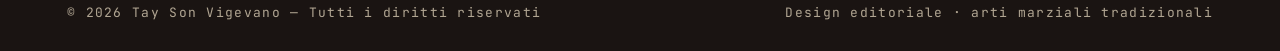
<file: club.html>
<!doctype html>
<html lang="it">
<head>
  <meta charset="utf-8" />
  <meta name="viewport" content="width=device-width, initial-scale=1" />
  <title>Il club · Tay Son Vigevano · dal 2004</title>
  <meta name="description" content="Venti anni di Qwan Ki Do a Vigevano. La storia del Tay Son, la cultura del gruppo, la sede presso l'Accademia Pugilistica KBK." />
  <meta name="theme-color" content="#8b1a1a" />

  <!-- Open Graph -->
  <meta property="og:type" content="website" />
  <meta property="og:title" content="Il Club · Qwan Ki Do – Tay Son Vigevano" />
  <meta property="og:description" content="Il Tay Son Vigevano: storia del club, affiliazione all'Unione Italiana Qwan Ki Do, sede presso KBK Fighting Club." />
  <meta property="og:image" content="https://taysonvigevano.github.io/Home/assets/img/foto-classe-saluto.jpg" />
  <meta property="og:url" content="https://taysonvigevano.github.io/Home/club.html" />


  <link rel="preconnect" href="https://fonts.googleapis.com" />
  <link rel="preconnect" href="https://fonts.gstatic.com" crossorigin />
  <link href="https://fonts.googleapis.com/css2?family=Fraunces:ital,opsz,wght,SOFT,WONK@0,9..144,300..600,0..100,0..1;1,9..144,300..500,0..100,0..1&family=JetBrains+Mono:wght@400;500;600&family=Manrope:wght@400;500;600;700&display=swap" rel="stylesheet" />
  <link rel="stylesheet" href="assets/css/styles.css" />
  <link rel="icon" type="image/png" href="assets/img/logo-tayson.png" />
  <!-- Structured Data -->
  <script type="application/ld+json">
  {
    "@context": "https://schema.org",
    "@type": "SportsClub",
    "name": "Tay Son Vigevano – Qwan Ki Do",
    "description": "Centro Qwan Ki Do a Vigevano. Arte marziale cino-vietnamita per bambini, ragazzi e adulti. Dal 2004, affiliato all'Unione Italiana Qwan Ki Do.",
    "url": "https://taysonvigevano.github.io/Home/",
    "logo": "https://taysonvigevano.github.io/Home/assets/img/logo-tayson.png",
    "image": "https://taysonvigevano.github.io/Home/assets/img/foto-classe-saluto.jpg",
    "foundingDate": "2004",
    "sport": "Qwan Ki Do",
    "address": {
      "@type": "PostalAddress",
      "streetAddress": "Via Rovereto 3/A",
      "addressLocality": "Vigevano",
      "postalCode": "27029",
      "addressRegion": "PV",
      "addressCountry": "IT"
    },
    "geo": {
      "@type": "GeoCoordinates",
      "latitude": 45.3167,
      "longitude": 8.8583
    },
    "telephone": "+393316917268",
    "email": "qwankido.vigevano@gmail.com",
    "openingHoursSpecification": [
      {
        "@type": "OpeningHoursSpecification",
        "dayOfWeek": "Monday",
        "opens": "18:00",
        "closes": "21:00"
      },
      {
        "@type": "OpeningHoursSpecification",
        "dayOfWeek": "Friday",
        "opens": "17:15",
        "closes": "21:00"
      }
    ],
    "memberOf": {
      "@type": "SportsOrganization",
      "name": "Unione Italiana Qwan Ki Do",
      "foundingDate": "1981"
    },
    "location": {
      "@type": "Place",
      "name": "Accademia Pugilistica KBK",
      "address": {
        "@type": "PostalAddress",
        "streetAddress": "Via Rovereto 3/A",
        "addressLocality": "Vigevano",
        "postalCode": "27029",
        "addressRegion": "PV",
        "addressCountry": "IT"
      }
    }
  }
  </script>
</head>
<body>

<header class="nav" role="banner">
  <div class="nav__inner">
    <a href="index.html" class="nav__brand" aria-label="Tay Son Vigevano — home">
      <img src="assets/img/logo-tayson.png" alt="" />
      <span class="nav__brand-text">Tay Son Vigevano<small>Qwan Ki Do · dal 2004</small></span>
    </a>
    <nav aria-label="Menu principale">
      <ul class="nav__list">
        <li><a href="index.html">Home</a></li>
        <li><a href="disciplina.html">La disciplina</a></li>
        <li><a href="corsi.html">Corsi</a></li>
        <li><a href="istruttore.html">Istruttore</a></li>
        <li><a href="club.html" aria-current="page">Il club</a></li>
        <li><a href="contatti.html">Contatti</a></li>
      </ul>
    </nav>
    <a href="contatti.html#prova" class="btn btn--primary nav__cta">Prova gratuita <span class="btn__arrow">→</span></a>
    <button class="nav__toggle" data-nav-toggle aria-expanded="false" aria-controls="nav-drawer" aria-label="Apri menu">
      <span></span><span></span><span></span>
    </button>
  </div>
  <div class="nav__drawer" id="nav-drawer" data-nav-drawer data-open="false">
    <ul>
      <li><a href="index.html">Home</a></li>
      <li><a href="disciplina.html">La disciplina</a></li>
      <li><a href="corsi.html">Corsi e orari</a></li>
      <li><a href="istruttore.html">L'istruttore</a></li>
      <li><a href="club.html" aria-current="page">Il club</a></li>
      <li><a href="contatti.html">Contatti e prova gratuita</a></li>
    </ul>
  </div>
</header>

<main id="main">

  <!-- Page header ---------------------------------------------------- -->
  <section class="page-header">
    <div class="container page-header__inner">
      <div>
        <span class="eyebrow">Il club</span>
        <h1>Vent'anni, un <em>solo filo.</em></h1>
      </div>
      <p class="page-header__meta">Fondato 2004 · Vigevano · affiliato Unione Italiana Qwan Ki Do</p>
    </div>
  </section>

  <!-- Storia --------------------------------------------------------- -->
  <section>
    <div class="container container-narrow prose reveal">
      <p class="lead">
        Il Tay Son nasce a Vigevano nel 2004 con un progetto esplicito: portare in città un kung fu
        tradizionale cino-vietnamita serio e ben radicato, formando nel tempo un nucleo stabile di
        praticanti all'interno dell'Unione Italiana Qwan Ki Do.
      </p>
      <p>
        In vent'anni il club è cresciuto senza mai cambiare la propria identità di fondo. È rimasto
        un club di dimensioni contenute, in cui l'istruttore conosce per nome ogni allievo, e in cui
        le scelte — sugli orari, sui programmi, sulle partecipazioni — si fanno guardando alle persone,
        non ai numeri. È una scelta consapevole e costa lavoro: significa rinunciare all'espansione
        rapida in cambio di una qualità del percorso che ha senso sul lungo periodo.
      </p>

      <div class="meander" role="presentation"></div>

      <h2>A chi ci rivolgiamo</h2>
      <p>
        A chi cerca un'arte marziale seria, non una sua versione in abbreviato. A famiglie che
        vogliono un ambiente educativo coerente per i propri figli. Ad adulti che non sono più
        ventenni e sanno che una disciplina con un metodo può fare più di una palestra generica.
        A ragazzi che hanno voglia di provare qualcosa di impegnativo senza che sia necessariamente
        competitivo.
      </p>
      <p>
        Il Qwan Ki Do è un'arte marziale esigente in modo diverso: chiede tempo, attenzione,
        e una certa disponibilità a lasciarsi correggere. Per questo non è per tutti, ma
        quasi sempre chi arriva con curiosità sincera trova qui qualcosa che gli resta.
      </p>
    </div>
  </section>

  <!-- Sulle gare ----------------------------------------------------- -->
  <section class="bg-warm">
    <div class="container container-narrow reveal">
      <span class="eyebrow">Il senso dell'agonismo</span>
      <h2>Le gare non sono il fine. Sono <em>uno strumento.</em></h2>
      <p>
        Nel Tay Son la competizione non è un traguardo. È un'occasione di confronto e di crescita:
        uno specchio che rimanda all'allievo il livello della propria preparazione, e all'istruttore
        la qualità del proprio insegnamento. Un momento per mettersi alla prova, conoscere altri
        praticanti, condividere il proprio percorso con chi lo sta facendo altrove.
      </p>
      <p>
        Il club ha accompagnato alle gare generazioni di allievi, in Italia e fuori. Di questa
        storia conserviamo soprattutto le persone: chi è salito sul podio e chi non è mai salito,
        chi ha continuato a praticare e chi ha preso altre strade. La misura del nostro lavoro
        non è un numero di medaglie — è la postura con cui gli allievi tornano in palestra il
        lunedì successivo.
      </p>
    </div>
  </section>

  <!-- Sede ----------------------------------------------------------- -->
  <section>
    <div class="container">
      <div class="grid-2-asym reveal">
        <div>
          <span class="eyebrow">Sede</span>
          <h2>Dove ci alleniamo.</h2>
          <p>
            Il Tay Son è ospitato a Vigevano presso l'<strong>Accademia Pugilistica KBK</strong>,
            realtà storica del territorio attiva dal <strong>1984</strong> nelle discipline da
            combattimento. Condividiamo con KBK la palestra, ma soprattutto una visione comune:
            l'arte marziale come percorso serio, educativo, basato sulla costanza.
          </p>
          <p>
            La struttura è attrezzata per il lavoro a mani nude, lo studio delle forme e la pratica
            delle armi tradizionali in sicurezza. È raggiungibile facilmente dal centro città;
            per i genitori che accompagnano i bambini è disponibile un'area attesa.
          </p>
          <a href="contatti.html" class="btn btn--ghost">Indicazioni e mappa <span class="btn__arrow">→</span></a>
        </div>

        <dl class="info-box">
          <!-- DATI AGGIORNABILI -->
          <dt>Indirizzo</dt>
          <dd>c/o Accademia Pugilistica KBK<br/>Via Rovereto 3/A — 27029 Vigevano (PV)</dd>
          <dt>Riferimento telefonico</dt>
          <dd><a href="tel:+393316917268">+39 331 6917268</a></dd>
          <dt>Orari di apertura</dt>
          <dd>Durante i corsi · vedi <a href="corsi.html">pagina corsi</a></dd>
          <dt>Affiliazione</dt>
          <dd>Unione Italiana Qwan Ki Do · WUQKD · Scuola Long Phái Kung Fu</dd>
        </dl>
      </div>

      <!-- Riconoscimento KBK -->
      <div class="host-card reveal">
        <img src="assets/img/logo-kbk.png" alt="Logo KBK Fighting Club — dal 1984" class="host-card__logo" loading="lazy" />
        <div class="host-card__text">
          <span class="eyebrow">Il nostro ospitante</span>
          <h3>KBK Fighting Club</h3>
          <p>
            Ringraziamo l'<strong>Accademia Pugilistica KBK</strong>, attiva a Vigevano dal 1984,
            per ospitare la nostra scuola nella propria palestra. Una collaborazione fondata
            sul rispetto reciproco tra discipline diverse e sulla condivisione di valori comuni:
            tecnica, disciplina, cultura del lavoro sul lungo periodo.
          </p>
        </div>
      </div>
    </div>
  </section>

  <!-- ============================================================
       SEZIONE LEGGENDA — Lý Ngư Hóa Long
       La storia del nostro stemma: la Carpa che diventa Drago
       ============================================================ -->
  <section class="legend">
    <div class="legend__kanji" aria-hidden="true">鯉魚化龍</div>
    <div class="container">
      <div class="legend__inner reveal">

        <figure style="margin:0;">
          <img
            src="assets/img/pergamena-logo-tay-son.png"
            alt="Pergamena con il sigillo in cera Tay Son Vigevano, monete dorate e kanji dell'antica leggenda Lý Ngư Hóa Long"
            class="legend__image"
            loading="lazy"
          />
        </figure>

        <div class="legend__story">
          <h2>
            <em>Il nostro stemma</em>
            La leggenda della Carpa<br/>che diventa Drago
          </h2>

          <p>
            Osservando questa pergamena, sigillata con il nostro marchio in cera e circondata da
            monete come quella che ha ispirato le nostre origini, si svela l'antica leggenda della
            <strong>Carpa che diventa Drago</strong> — <em>Lý Ngư Hóa Long</em>.
          </p>

          <p>
            Si narra che in un tempo antico, ancora prima del Vietnam e dell'Italia, ancora prima
            dell'Impero Romano e dell'Impero Cinese, la terra soffriva una terribile siccità.
            L'Imperatore di Giada sapeva che per portare la pioggia e salvare il mondo serviva un
            Drago potente, ma i Draghi erano scomparsi.
          </p>

          <p>
            Per questo pose una sfida: chiunque avesse risalito la cascata della
            <em>Porta del Drago</em> avrebbe ottenuto il potere di comandare le nuvole. Non era una
            gara di vanità, ma una prova per trovare chi avesse il cuore e la forza per servire il
            mondo.
          </p>

          <p>
            Molti animali fallirono, spezzati dalla forza dell'acqua perché la combatterono con la
            forza bruta.
          </p>

          <p>
            La carpa riuscì nell'impresa grazie all'intelligenza. Non si oppose alla corrente.
            Attese con pazienza e, quando arrivò la <strong>terza onda</strong> — la più alta e
            violenta — non fuggì. Ci saltò dentro. Sfruttò quella potenza immensa per farsi
            sollevare oltre l'ostacolo, trasformandosi in un Drago d'oro che portò finalmente la
            pioggia.
          </p>

          <div class="philosophy-box">
            <p>
              Questa è la filosofia che portiamo in palestra ogni giorno. Non insegniamo ad
              evitare le difficoltà. Insegniamo a riconoscere la propria <strong>terza onda</strong> —
              e ad avere il coraggio di sfruttarla come spinta per volare in alto.
            </p>
          </div>
        </div>

      </div>
    </div>
  </section>

  <!-- Affiliazione --------------------------------------------------- -->
  <section class="bg-warm">
    <div class="container container-narrow reveal" style="text-align:center;">
      <div class="affiliation-logos">
        <img src="assets/img/logo-unione.png" alt="Unione Italiana Qwan Ki Do" />
        <img src="assets/img/logo-longphai.png" alt="World Union Traditional Long Phái Kung Fu School" />
      </div>
      <span class="eyebrow">Affiliazione</span>
      <h2>Parte di una scuola più grande.</h2>
      <p class="lead" style="margin-left:auto; margin-right:auto;">
        Il Tay Son è un club affiliato all'<strong>Unione Italiana Qwan Ki Do</strong>, presente in
        Italia dal 1981 e oggi diretta tecnicamente dal Maestro <strong>Roberto Vismara</strong>.
        L'Unione Italiana aderisce alla <strong>World Union of Qwan Ki Do and Sino-Vietnamese Martial
        Arts</strong> (WUQKD), che coordina a livello internazionale la <strong>Scuola Long Phái
        Kung Fu</strong>, denominazione tecnica del kung fu tradizionale cino-vietnamita che
        pratichiamo. L'affiliazione garantisce riconoscimento tecnico e didattico, accesso al sistema
        dei gradi, copertura assicurativa e partecipazione alle competizioni ufficiali.
      </p>
    </div>
  </section>

  <!-- CTA ------------------------------------------------------------ -->
  <section class="cta-band pad-sm">
    <div class="container">
      <div>
        <span class="eyebrow">Vieni a conoscerci</span>
        <h2>Vent'anni si raccontano meglio <em>di persona.</em></h2>
        <p>Contattaci per una prova gratuita o per visitare il club durante un allenamento.</p>
      </div>
      <a href="contatti.html#prova" class="btn btn--outline-brass">Contatti <span class="btn__arrow">→</span></a>
    </div>
  </section>

</main>

<!-- Footer -->
<footer class="footer" role="contentinfo">
  <div class="container">
    <div class="footer__grid">
      <div>
        <div class="footer__brand">
          <img src="assets/img/logo-tayson.png" alt="" />
          <div class="footer__brand-text">Tay Son Vigevano<small>Qwan Ki Do · dal 2004</small></div>
        </div>
        <p>Centro di Qwan Ki Do tradizionale cino-vietnamita. Un percorso marziale, educativo e umano per tutte le età.</p>
      </div>
      <div>
        <h4>Dove siamo</h4>
        <p>c/o Accademia Pugilistica KBK<br/>Via Rovereto 3/A<br/>27029 Vigevano (PV)</p>
        <p><a href="contatti.html">Indicazioni e mappa →</a></p>
      </div>
      <div>
        <h4>Contatti</h4>
        <ul class="clean">
          <li><a href="tel:+393316917268">+39 331 6917268</a></li>
          <li><a href="https://www.facebook.com/qwankido.tayson.vigevano" target="_blank" rel="noopener">Facebook</a></li>
          <li><a href="https://www.instagram.com/qwankidotayson" target="_blank" rel="noopener">Instagram · @qwankidotayson</a></li>
        </ul>
      </div>
    </div>
    <div class="footer__affiliations">
      <img src="assets/img/logo-unione-brass.png" alt="Club affiliato Unione Italiana Qwan Ki Do" />
      <p style="margin:0; max-width:48ch;">Club affiliato all'<strong>Unione Italiana Qwan Ki Do</strong>, presente in Italia dal 1981. Aderiamo alla <strong>World Union of Qwan Ki Do and Sino-Vietnamese Martial Arts</strong> (WUQKD) e pratichiamo la Scuola <strong>Long Phái Kung Fu</strong> sotto la direzione tecnica del Maestro <strong>Roberto Vismara</strong>.</p>
    </div>
        <div class="footer__affiliations footer__affiliations--host">
      <img src="assets/img/logo-kbk.png" alt="Ospitato da KBK Fighting Club, Vigevano, dal 1984" />
      <p style="margin:0; max-width:48ch;">Ospitato a Vigevano dall'Accademia Pugilistica <strong>KBK Fighting Club</strong>, attivo dal 1984, che ringraziamo per la collaborazione e l'ospitalità.</p>
    </div>
    <div class="footer__bottom">
      <span>© <span data-year>2026</span> Tay Son Vigevano — Tutti i diritti riservati</span>
      <span>Design editoriale · arti marziali tradizionali</span>
    </div>
  </div>
</footer>

<script src="assets/js/main.js" defer></script>
</body>
</html>
</file>
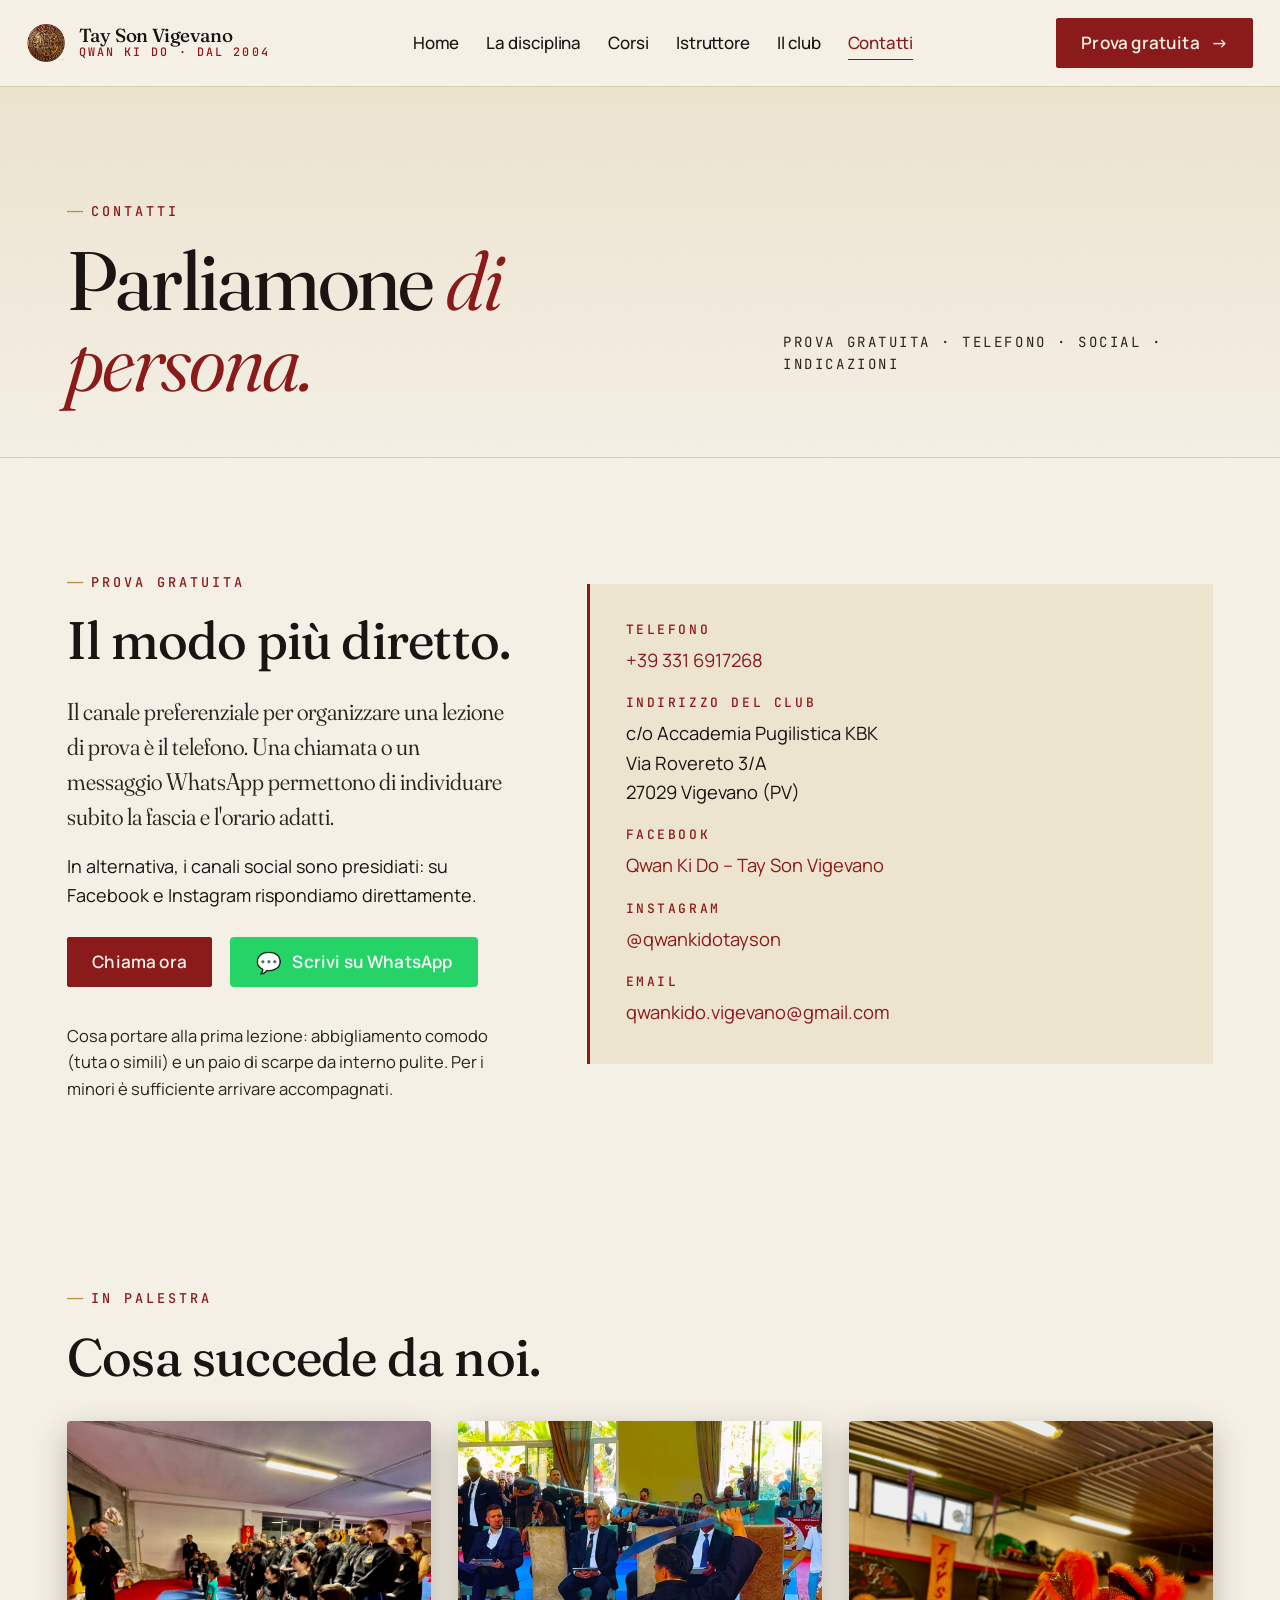
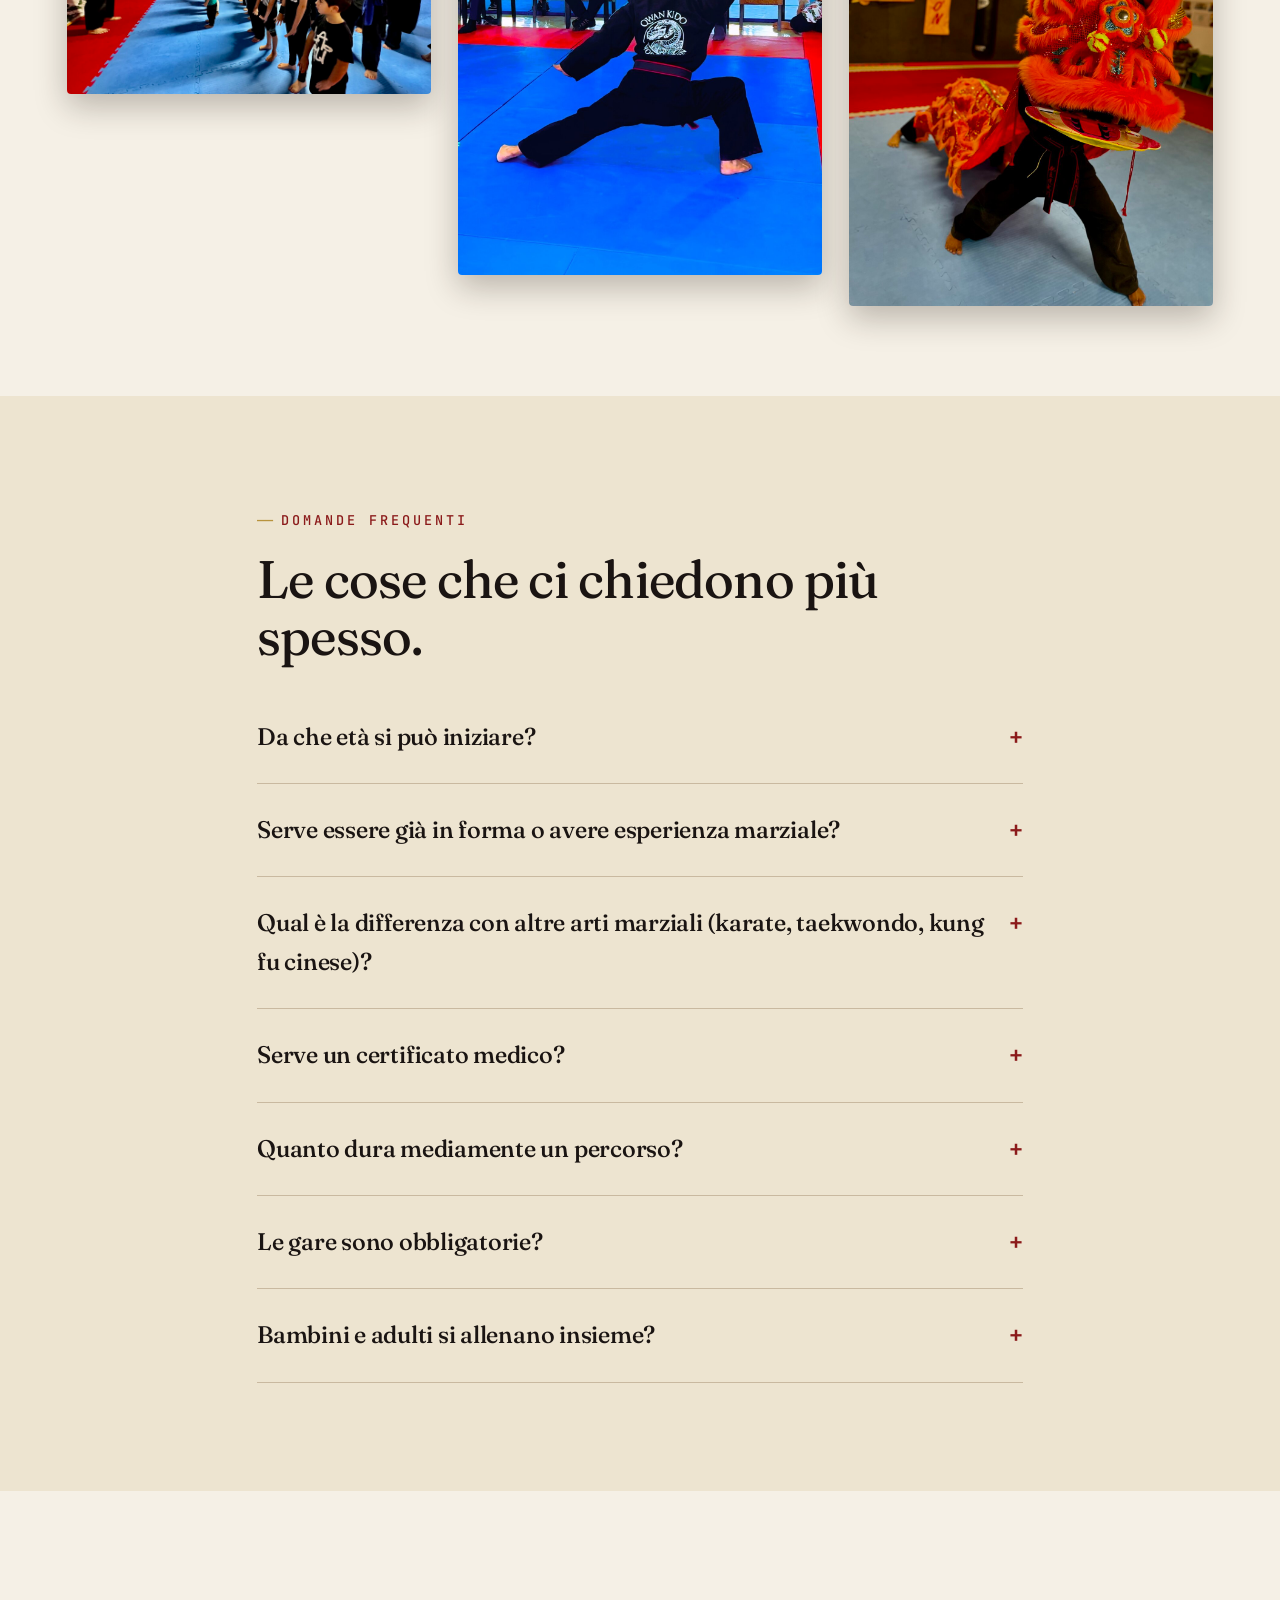
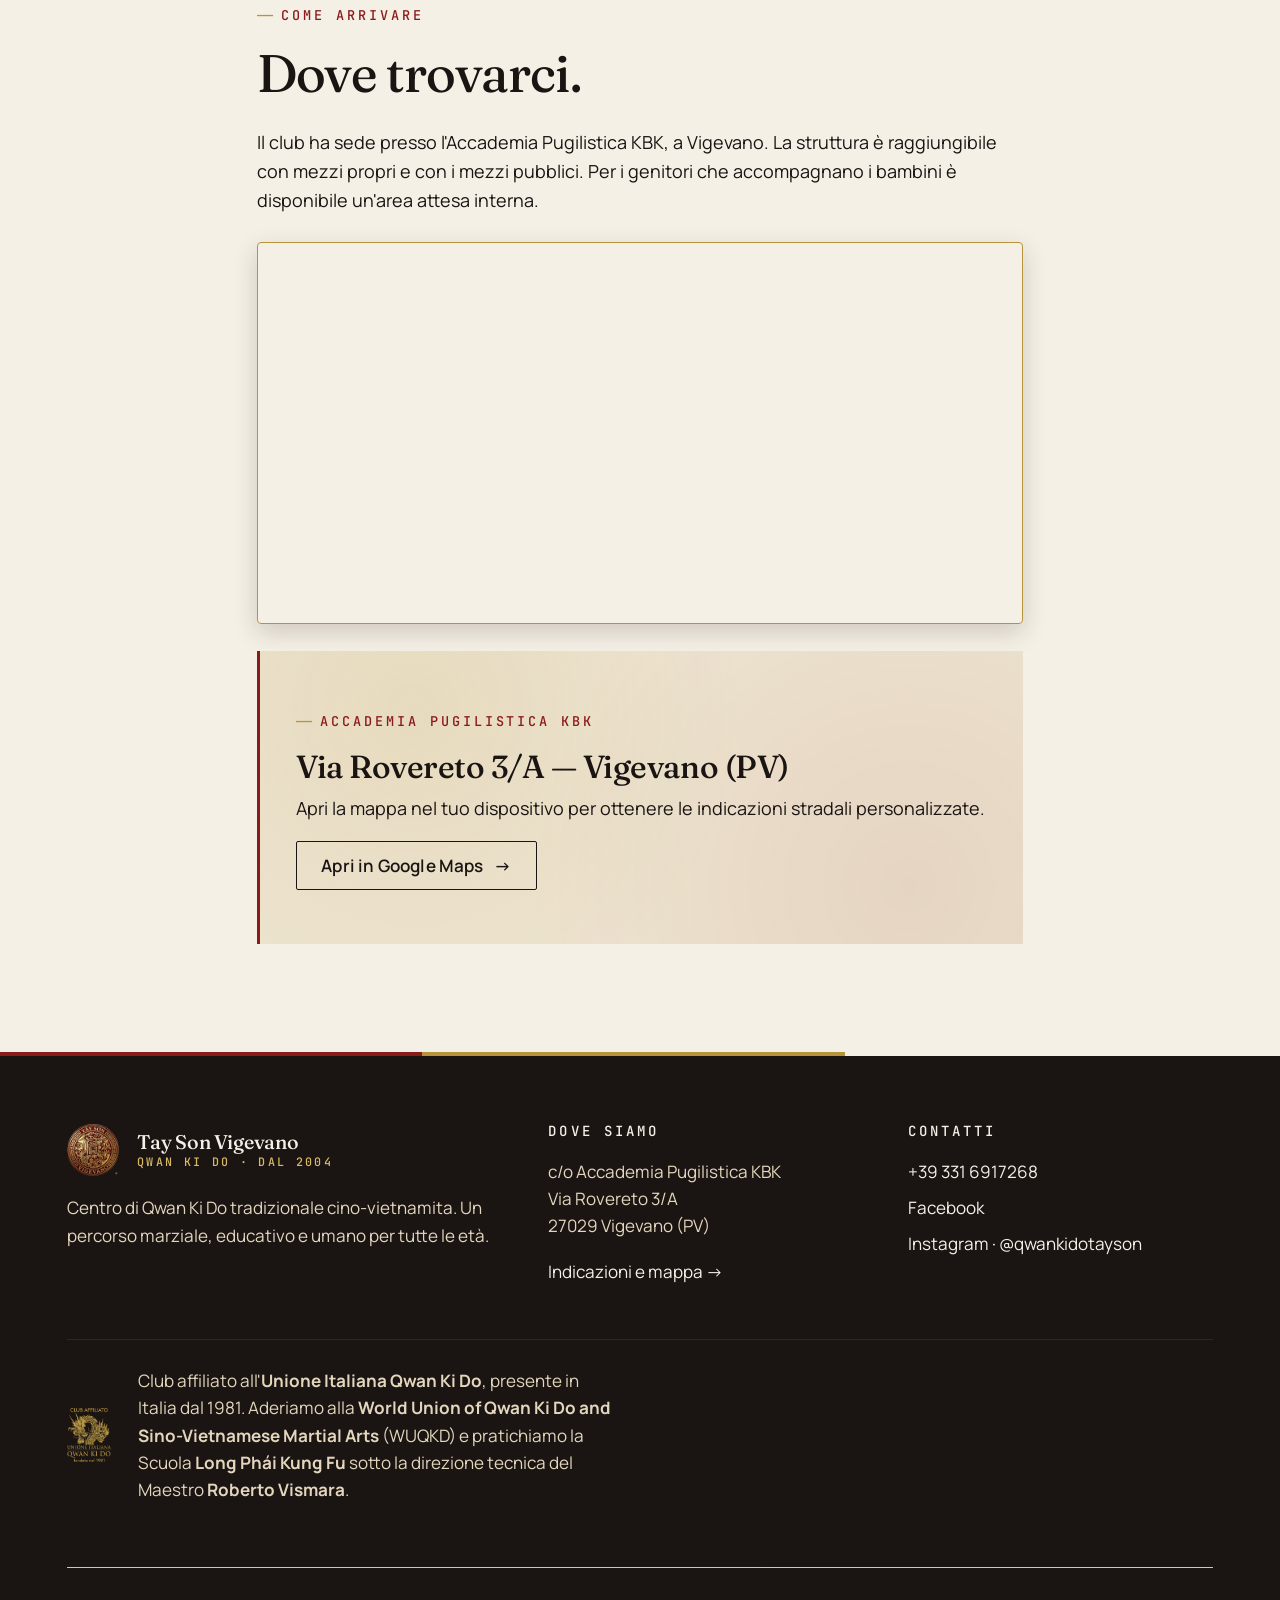
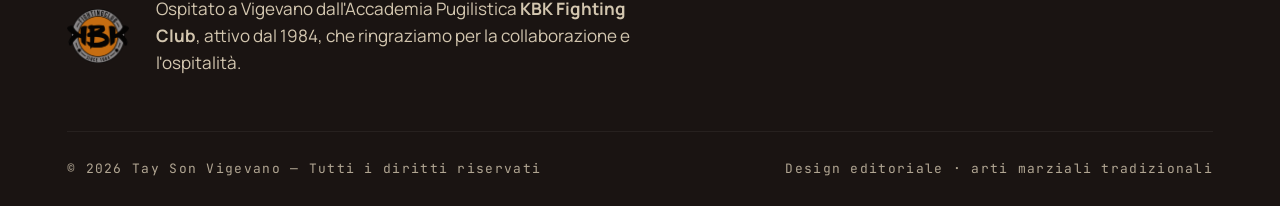
<file: contatti.html>
<!doctype html>
<html lang="it">
<head>
  <meta charset="utf-8" />
  <meta name="viewport" content="width=device-width, initial-scale=1" />
  <title>Contatti e prova gratuita · Tay Son Vigevano</title>
  <meta name="description" content="Contatta il Tay Son di Vigevano per una prova gratuita di Qwan Ki Do. Sede, telefono, social, indicazioni stradali." />
  <meta name="theme-color" content="#8b1a1a" />

  <!-- Open Graph -->
  <meta property="og:type" content="website" />
  <meta property="og:title" content="Contatti e prova gratuita · Qwan Ki Do – Tay Son Vigevano" />
  <meta property="og:description" content="Prenota una lezione di prova gratuita di Qwan Ki Do a Vigevano. Via Rovereto 3/A, c/o KBK Fighting Club. Tel. 331 6917268." />
  <meta property="og:image" content="https://taysonvigevano.github.io/Home/assets/img/foto-classe-saluto.jpg" />
  <meta property="og:url" content="https://taysonvigevano.github.io/Home/contatti.html" />


  <link rel="preconnect" href="https://fonts.googleapis.com" />
  <link rel="preconnect" href="https://fonts.gstatic.com" crossorigin />
  <link href="https://fonts.googleapis.com/css2?family=Fraunces:ital,opsz,wght,SOFT,WONK@0,9..144,300..600,0..100,0..1;1,9..144,300..500,0..100,0..1&family=JetBrains+Mono:wght@400;500;600&family=Manrope:wght@400;500;600;700&display=swap" rel="stylesheet" />
  <link rel="stylesheet" href="assets/css/styles.css" />
  <link rel="icon" type="image/png" href="assets/img/logo-tayson.png" />
  <!-- Structured Data -->
  <script type="application/ld+json">
  {
    "@context": "https://schema.org",
    "@type": "SportsClub",
    "name": "Tay Son Vigevano – Qwan Ki Do",
    "description": "Centro Qwan Ki Do a Vigevano. Arte marziale cino-vietnamita per bambini, ragazzi e adulti. Dal 2004, affiliato all'Unione Italiana Qwan Ki Do.",
    "url": "https://taysonvigevano.github.io/Home/",
    "logo": "https://taysonvigevano.github.io/Home/assets/img/logo-tayson.png",
    "image": "https://taysonvigevano.github.io/Home/assets/img/foto-classe-saluto.jpg",
    "foundingDate": "2004",
    "sport": "Qwan Ki Do",
    "address": {
      "@type": "PostalAddress",
      "streetAddress": "Via Rovereto 3/A",
      "addressLocality": "Vigevano",
      "postalCode": "27029",
      "addressRegion": "PV",
      "addressCountry": "IT"
    },
    "geo": {
      "@type": "GeoCoordinates",
      "latitude": 45.3167,
      "longitude": 8.8583
    },
    "telephone": "+393316917268",
    "email": "qwankido.vigevano@gmail.com",
    "openingHoursSpecification": [
      {
        "@type": "OpeningHoursSpecification",
        "dayOfWeek": "Monday",
        "opens": "18:00",
        "closes": "21:00"
      },
      {
        "@type": "OpeningHoursSpecification",
        "dayOfWeek": "Friday",
        "opens": "17:15",
        "closes": "21:00"
      }
    ],
    "memberOf": {
      "@type": "SportsOrganization",
      "name": "Unione Italiana Qwan Ki Do",
      "foundingDate": "1981"
    },
    "location": {
      "@type": "Place",
      "name": "Accademia Pugilistica KBK",
      "address": {
        "@type": "PostalAddress",
        "streetAddress": "Via Rovereto 3/A",
        "addressLocality": "Vigevano",
        "postalCode": "27029",
        "addressRegion": "PV",
        "addressCountry": "IT"
      }
    }
  }
  </script>
</head>
<body>

<header class="nav" role="banner">
  <div class="nav__inner">
    <a href="index.html" class="nav__brand" aria-label="Tay Son Vigevano — home">
      <img src="assets/img/logo-tayson.png" alt="" />
      <span class="nav__brand-text">Tay Son Vigevano<small>Qwan Ki Do · dal 2004</small></span>
    </a>
    <nav aria-label="Menu principale">
      <ul class="nav__list">
        <li><a href="index.html">Home</a></li>
        <li><a href="disciplina.html">La disciplina</a></li>
        <li><a href="corsi.html">Corsi</a></li>
        <li><a href="istruttore.html">Istruttore</a></li>
        <li><a href="club.html">Il club</a></li>
        <li><a href="contatti.html" aria-current="page">Contatti</a></li>
      </ul>
    </nav>
    <a href="#prova" class="btn btn--primary nav__cta">Prova gratuita <span class="btn__arrow">→</span></a>
    <button class="nav__toggle" data-nav-toggle aria-expanded="false" aria-controls="nav-drawer" aria-label="Apri menu">
      <span></span><span></span><span></span>
    </button>
  </div>
  <div class="nav__drawer" id="nav-drawer" data-nav-drawer data-open="false">
    <ul>
      <li><a href="index.html">Home</a></li>
      <li><a href="disciplina.html">La disciplina</a></li>
      <li><a href="corsi.html">Corsi e orari</a></li>
      <li><a href="istruttore.html">L'istruttore</a></li>
      <li><a href="club.html">Il club</a></li>
      <li><a href="contatti.html" aria-current="page">Contatti e prova gratuita</a></li>
    </ul>
  </div>
</header>

<main id="main">

  <!-- Page header ---------------------------------------------------- -->
  <section class="page-header">
    <div class="container page-header__inner">
      <div>
        <span class="eyebrow">Contatti</span>
        <h1>Parliamone <em>di persona.</em></h1>
      </div>
      <p class="page-header__meta">Prova gratuita · telefono · social · indicazioni</p>
    </div>
  </section>

  <!-- Prova gratuita ------------------------------------------------- -->
  <section id="prova">
    <div class="container">
      <div class="grid-2-asym reveal">
        <div>
          <span class="eyebrow">Prova gratuita</span>
          <h2>Il modo più diretto.</h2>
          <p class="lead">
            Il canale preferenziale per organizzare una lezione di prova è il telefono. Una chiamata
            o un messaggio WhatsApp permettono di individuare subito la fascia e l'orario adatti.
          </p>
          <p>
            In alternativa, i canali social sono presidiati: su Facebook e Instagram rispondiamo
            direttamente.
          </p>

          <div style="display:flex; gap:var(--s-2); flex-wrap: wrap; margin-top: var(--s-3);">
            <!-- DATI AGGIORNABILI: telefono -->
            <a href="tel:+393316917268" class="btn btn--primary">Chiama ora</a>
            <a href="https://wa.me/393316917268?text=Salve%2C%20vorrei%20informazioni%20sul%20Qwan%20Ki%20Do%20Tay%20Son%20Vigevano."
               target="_blank" rel="noopener" class="btn btn--whatsapp">Scrivi su WhatsApp</a>
          </div>

          <p style="margin-top: var(--s-4); font-size: 0.92rem; color: var(--ink-soft);">
            Cosa portare alla prima lezione: abbigliamento comodo (tuta o simili) e un paio di scarpe da
            interno pulite. Per i minori è sufficiente arrivare accompagnati.
          </p>
        </div>

        <dl class="info-box">
          <!-- DATI AGGIORNABILI -->
          <dt>Telefono</dt>
          <dd><a href="tel:+393316917268">+39 331 6917268</a></dd>

          <dt>Indirizzo del club</dt>
          <dd>c/o Accademia Pugilistica KBK<br/>Via Rovereto 3/A<br/>27029 Vigevano (PV)</dd>

          <dt>Facebook</dt>
          <dd><a href="https://www.facebook.com/qwankido.tayson.vigevano" target="_blank" rel="noopener">Qwan Ki Do – Tay Son Vigevano</a></dd>

          <dt>Instagram</dt>
          <dd><a href="https://www.instagram.com/qwankidotayson" target="_blank" rel="noopener">@qwankidotayson</a></dd>

          <dt>Email</dt>
          <!-- DATI AGGIORNABILI: inserire indirizzo email dedicato se disponibile -->
          <dd><a href="mailto:qwankido.vigevano@gmail.com">qwankido.vigevano@gmail.com</a></dd>
        </dl>
      </div>
    </div>
  </section>

  <!-- Galleria foto reali ------------------------------------------- -->
  <section class="pad-sm">
    <div class="container reveal">
      <span class="eyebrow">In palestra</span>
      <h2 style="margin-bottom: var(--s-3);">Cosa succede da noi.</h2>
      <div class="photo-grid">
        <img src="assets/img/foto-classe-saluto.jpg" alt="Il gruppo del Tay Son schierato in sala per la cerimonia di saluto, dai bambini agli adulti" class="photo-card" loading="lazy" />
        <img src="assets/img/foto-spadaccino-marrakech.jpg" alt="Allievo del Tay Son durante una dimostrazione di armi tradizionali ai campionati internazionali" class="photo-card" loading="lazy" />
        <img src="assets/img/foto-danza-leone.jpg" alt="Vu Lan, danza del Liocorno, eseguita dagli allievi del club" class="photo-card" loading="lazy" />
      </div>
    </div>
  </section>

  <!-- FAQ ------------------------------------------------------------ -->
  <section class="bg-warm">
    <div class="container container-narrow reveal">
      <span class="eyebrow">Domande frequenti</span>
      <h2>Le cose che ci chiedono più spesso.</h2>

      <div class="faq">

        <details>
          <summary>Da che età si può iniziare?</summary>
          <p>Il corso motricità è pensato per bambini di 4–6 anni (La via del Panda). Dai 6 anni
          in poi si entra nel percorso tecnico vero e proprio, con il corso bimbi fino ai 13 anni
          e il corso adulti dai 13 in avanti. Non ci sono limiti di età superiori: abbiamo
          praticanti di ogni fascia.</p>
        </details>

        <details>
          <summary>Serve essere già in forma o avere esperienza marziale?</summary>
          <p>No, e anzi è normale arrivare senza esperienza. Il programma è strutturato per
          accogliere principianti e farli progredire nel rispetto dei loro tempi. La condizione fisica
          si costruisce dentro il percorso, non è un prerequisito.</p>
        </details>

        <details>
          <summary>Qual è la differenza con altre arti marziali (karate, taekwondo, kung fu cinese)?</summary>
          <p>Il Qwan Ki Do è un kung fu di matrice vietnamita, con un proprio repertorio tecnico, un
          proprio ordinamento di gradi, un proprio studio delle forme e delle armi tradizionali.
          Condivide con altre arti marziali principi generali, ma ha un'identità precisa. La
          risposta più onesta è: vieni a vedere una lezione, la differenza si nota subito.</p>
        </details>

        <details>
          <summary>Serve un certificato medico?</summary>
          <p>Sì, per frequentare oltre la lezione di prova è necessario un certificato medico
          sportivo. Per l'attività non agonistica è sufficiente quello rilasciato dal medico di
          famiglia. Per chi decide di fare gare serve un certificato agonistico.</p>
        </details>

        <details>
          <summary>Quanto dura mediamente un percorso?</summary>
          <p>Il Qwan Ki Do è un'arte marziale tradizionale: non si impara in una stagione. I primi
          gradi si ottengono nel giro di qualche anno di pratica costante. Il percorso fino alla
          cintura nera richiede diversi anni ed è progressivo. Chi si iscrive pensando a un
          obiettivo di breve periodo probabilmente non è nel posto giusto.</p>
        </details>

        <details>
          <summary>Le gare sono obbligatorie?</summary>
          <p>No. L'agonismo è una possibilità, non un obbligo. Molti praticanti non gareggiano mai e
          seguono comunque un percorso completo fino ai gradi alti. Chi vuole competere trova un
          supporto tecnico serio.</p>
        </details>

        <details>
          <summary>Bambini e adulti si allenano insieme?</summary>
          <p>Gli allenamenti ordinari sono separati per fascia d'età. Ci sono però momenti — stage,
          eventi, saluti di fine anno — in cui il club si riunisce tutto insieme. È una delle cose
          che rende il gruppo quello che è.</p>
        </details>

      </div>
    </div>
  </section>

  <style>
    .faq { margin-top: var(--s-3); }
    .faq details {
      border-bottom: 1px solid var(--line);
      padding: var(--s-3) 0;
    }
    .faq details[open] summary { color: var(--ember); }
    .faq summary {
      cursor: pointer;
      font-family: var(--ff-display);
      font-size: var(--fs-lg);
      font-weight: 500;
      letter-spacing: -0.01em;
      list-style: none;
      position: relative;
      padding-right: 2rem;
      font-variation-settings: "opsz" 48, "SOFT" 20;
      transition: color var(--t-fast);
    }
    .faq summary::-webkit-details-marker { display: none; }
    .faq summary::after {
      content: "+";
      position: absolute;
      right: 0;
      top: 0;
      font-family: var(--ff-mono);
      font-size: 1.3rem;
      color: var(--ember);
      transition: transform var(--t-fast);
    }
    .faq details[open] summary::after {
      content: "–";
    }
    .faq details p {
      margin-top: var(--s-2);
      color: var(--ink-soft);
      max-width: 62ch;
      line-height: 1.7;
    }
  </style>

  <!-- Mappa ---------------------------------------------------------- -->
  <section>
    <div class="container container-narrow reveal">
      <span class="eyebrow">Come arrivare</span>
      <h2>Dove trovarci.</h2>
      <p>
        Il club ha sede presso l'Accademia Pugilistica KBK, a Vigevano. La struttura è raggiungibile
        con mezzi propri e con i mezzi pubblici. Per i genitori che accompagnano i bambini è
        disponibile un'area attesa interna.
      </p>

      <!-- DATI AGGIORNABILI: embed Google Maps su Via Rovereto 3/A Vigevano -->
      <div style="margin-top: var(--s-3); border: 1px solid var(--brass); border-radius: 4px; overflow: hidden; box-shadow: 0 8px 24px rgba(36, 24, 18, 0.18);">
        <iframe
          src="https://www.google.com/maps?q=Via+Rovereto+3+Vigevano&output=embed"
          width="100%"
          height="380"
          style="border:0; display:block;"
          allowfullscreen=""
          loading="lazy"
          referrerpolicy="no-referrer-when-downgrade"
          title="Mappa: Accademia Pugilistica KBK, Via Rovereto 3/A, Vigevano">
        </iframe>
      </div>

      <div class="map-placeholder" style="margin-top: var(--s-3);">
        <div class="map-placeholder__text">
          <span class="eyebrow">Accademia Pugilistica KBK</span>
          <h3 style="margin:0 0 0.5rem;">Via Rovereto 3/A — Vigevano (PV)</h3>
          <p style="margin-bottom: var(--s-2);">Apri la mappa nel tuo dispositivo per ottenere le indicazioni stradali personalizzate.</p>
          <a href="https://www.google.com/maps/search/?api=1&query=Accademia+Pugilistica+KBK+Via+Rovereto+3+Vigevano"
             target="_blank" rel="noopener" class="btn btn--ghost">
            Apri in Google Maps <span class="btn__arrow">→</span>
          </a>
        </div>
      </div>
    </div>
  </section>

  <style>
    .map-placeholder {
      margin-top: var(--s-3);
      padding: var(--s-5) var(--s-4);
      background:
        radial-gradient(circle at 20% 20%, rgba(184, 147, 61, 0.12), transparent 50%),
        radial-gradient(circle at 85% 80%, rgba(139, 26, 26, 0.08), transparent 55%),
        var(--paper-warm);
      border-left: 3px solid var(--ember);
      min-height: 280px;
      display: flex;
      align-items: center;
    }
  </style>

</main>

<!-- Footer -->
<footer class="footer" role="contentinfo">
  <div class="container">
    <div class="footer__grid">
      <div>
        <div class="footer__brand">
          <img src="assets/img/logo-tayson.png" alt="" />
          <div class="footer__brand-text">Tay Son Vigevano<small>Qwan Ki Do · dal 2004</small></div>
        </div>
        <p>Centro di Qwan Ki Do tradizionale cino-vietnamita. Un percorso marziale, educativo e umano per tutte le età.</p>
      </div>
      <div>
        <h4>Dove siamo</h4>
        <p>c/o Accademia Pugilistica KBK<br/>Via Rovereto 3/A<br/>27029 Vigevano (PV)</p>
        <p><a href="contatti.html">Indicazioni e mappa →</a></p>
      </div>
      <div>
        <h4>Contatti</h4>
        <ul class="clean">
          <li><a href="tel:+393316917268">+39 331 6917268</a></li>
          <li><a href="https://www.facebook.com/qwankido.tayson.vigevano" target="_blank" rel="noopener">Facebook</a></li>
          <li><a href="https://www.instagram.com/qwankidotayson" target="_blank" rel="noopener">Instagram · @qwankidotayson</a></li>
        </ul>
      </div>
    </div>
    <div class="footer__affiliations">
      <img src="assets/img/logo-unione-brass.png" alt="Club affiliato Unione Italiana Qwan Ki Do" />
      <p style="margin:0; max-width:48ch;">Club affiliato all'<strong>Unione Italiana Qwan Ki Do</strong>, presente in Italia dal 1981. Aderiamo alla <strong>World Union of Qwan Ki Do and Sino-Vietnamese Martial Arts</strong> (WUQKD) e pratichiamo la Scuola <strong>Long Phái Kung Fu</strong> sotto la direzione tecnica del Maestro <strong>Roberto Vismara</strong>.</p>
    </div>
        <div class="footer__affiliations footer__affiliations--host">
      <img src="assets/img/logo-kbk.png" alt="Ospitato da KBK Fighting Club, Vigevano, dal 1984" />
      <p style="margin:0; max-width:48ch;">Ospitato a Vigevano dall'Accademia Pugilistica <strong>KBK Fighting Club</strong>, attivo dal 1984, che ringraziamo per la collaborazione e l'ospitalità.</p>
    </div>
    <div class="footer__bottom">
      <span>© <span data-year>2026</span> Tay Son Vigevano — Tutti i diritti riservati</span>
      <span>Design editoriale · arti marziali tradizionali</span>
    </div>
  </div>
</footer>

<script src="assets/js/main.js" defer></script>
</body>
</html>
</file>
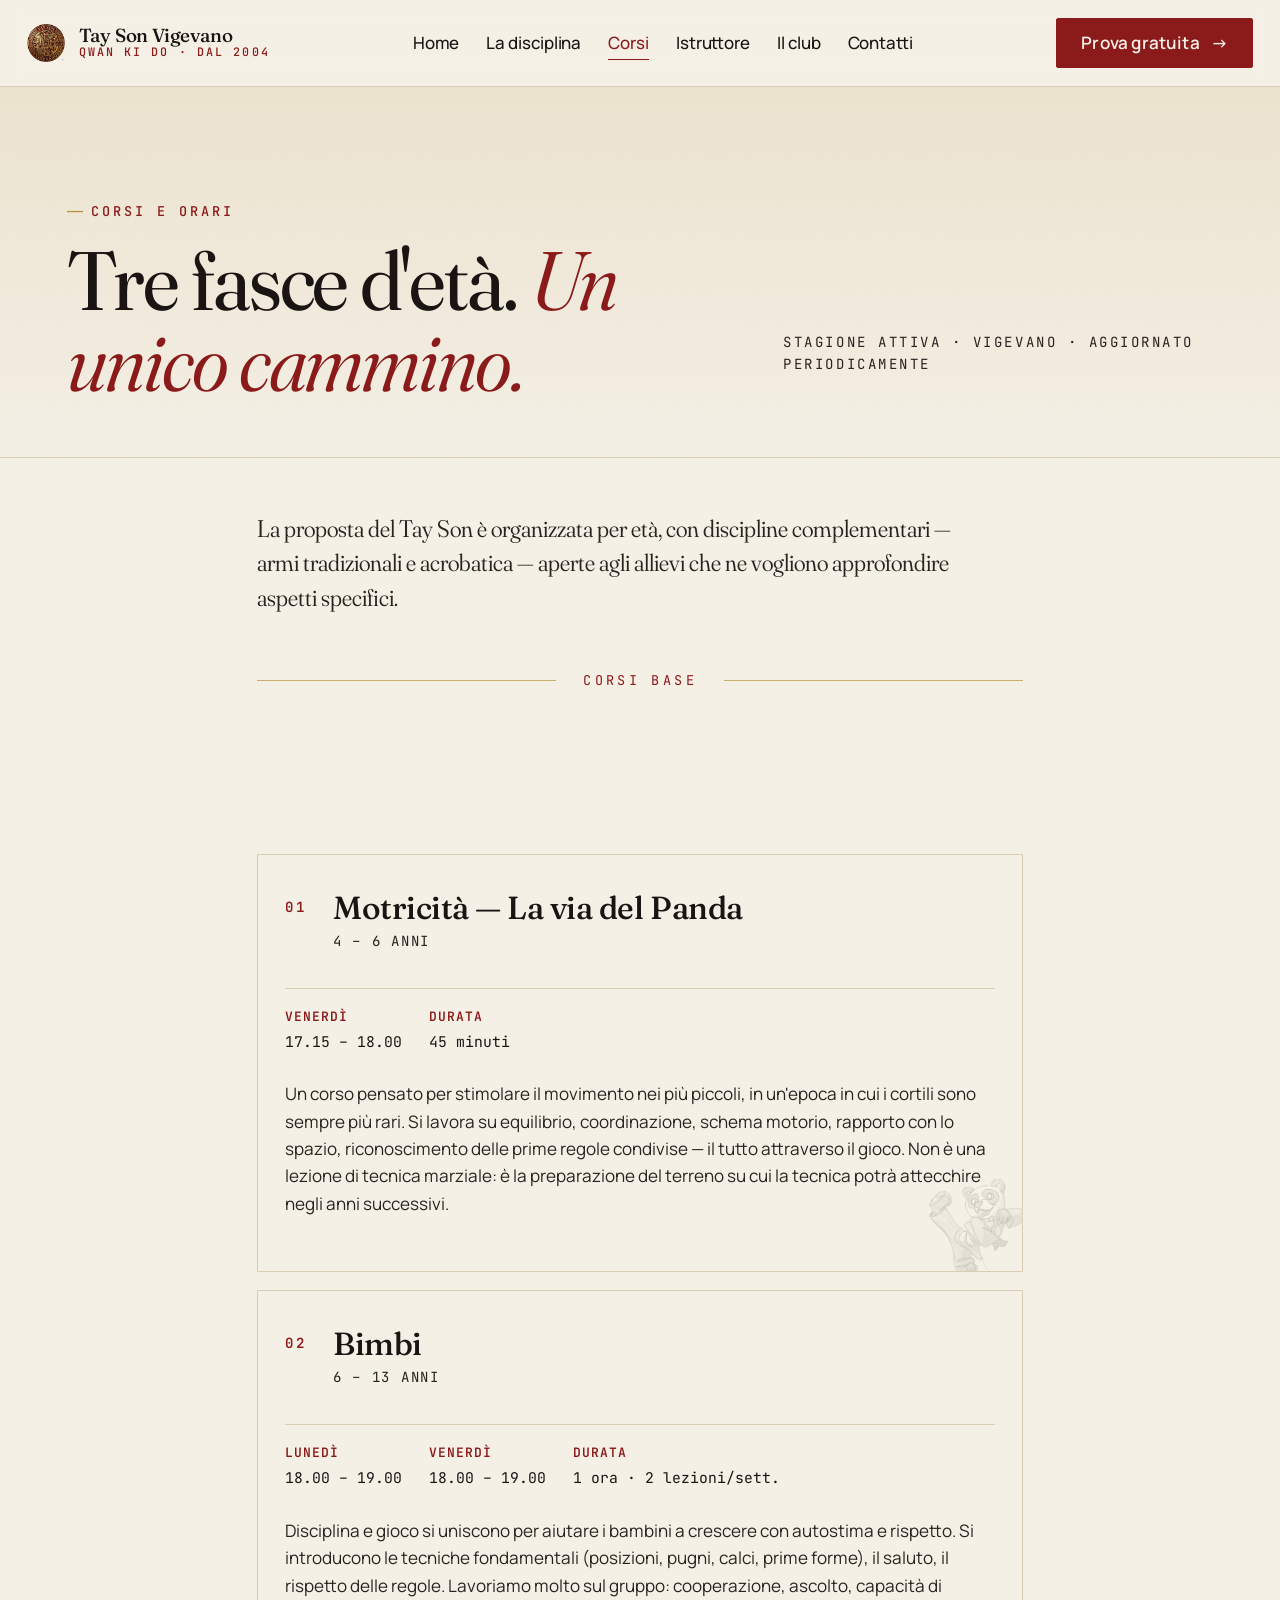
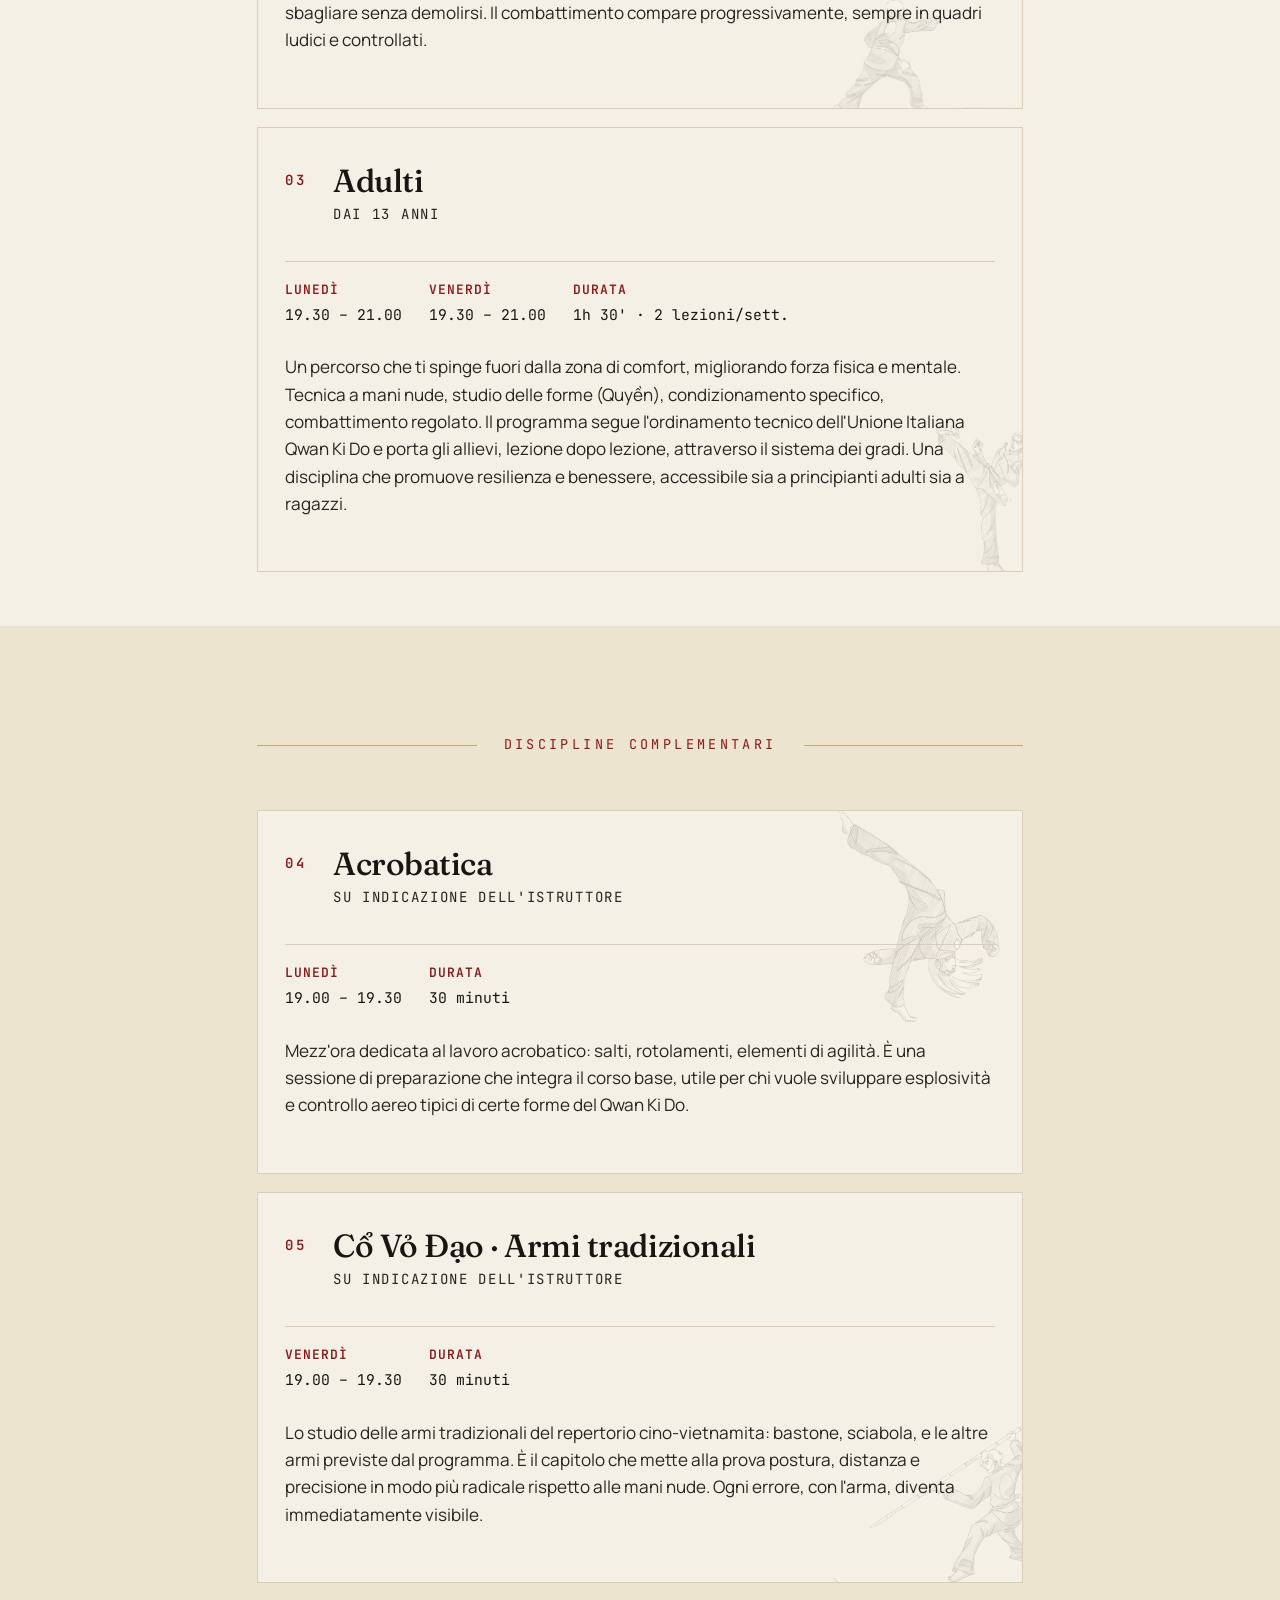
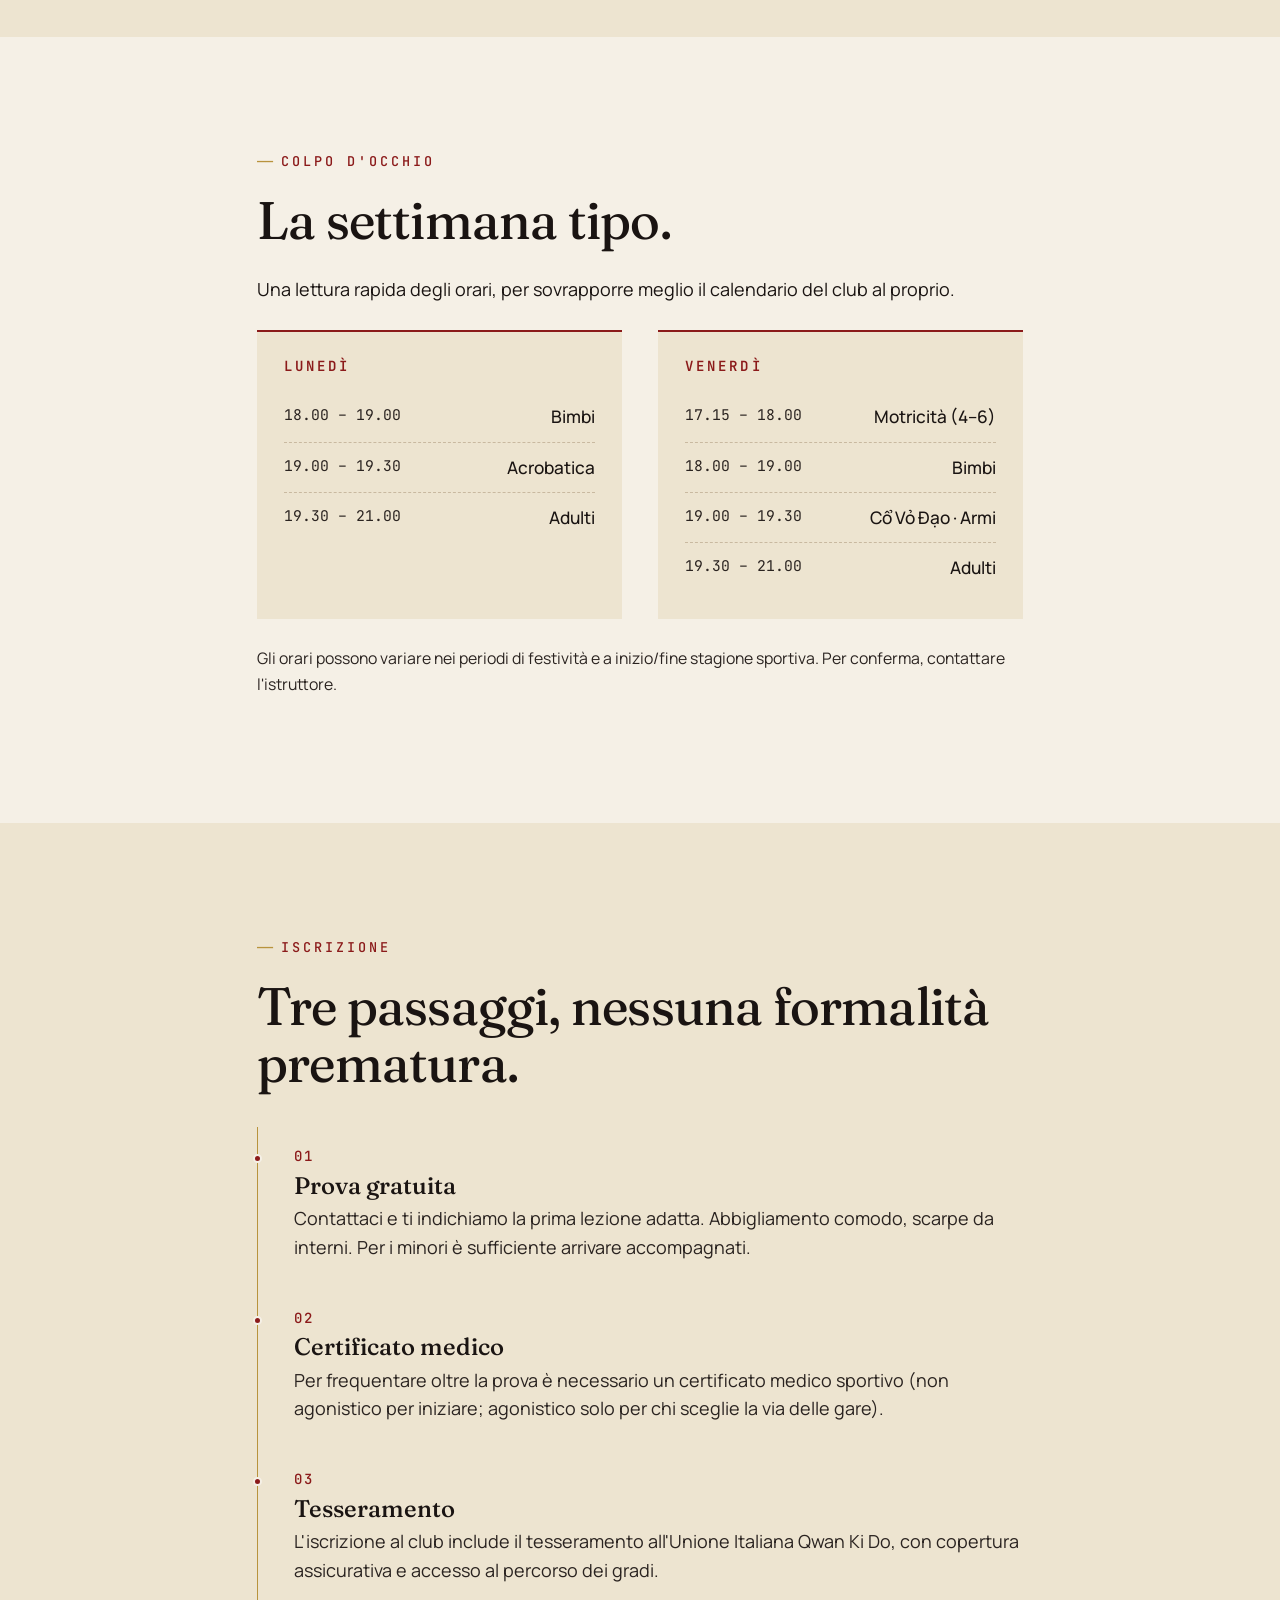
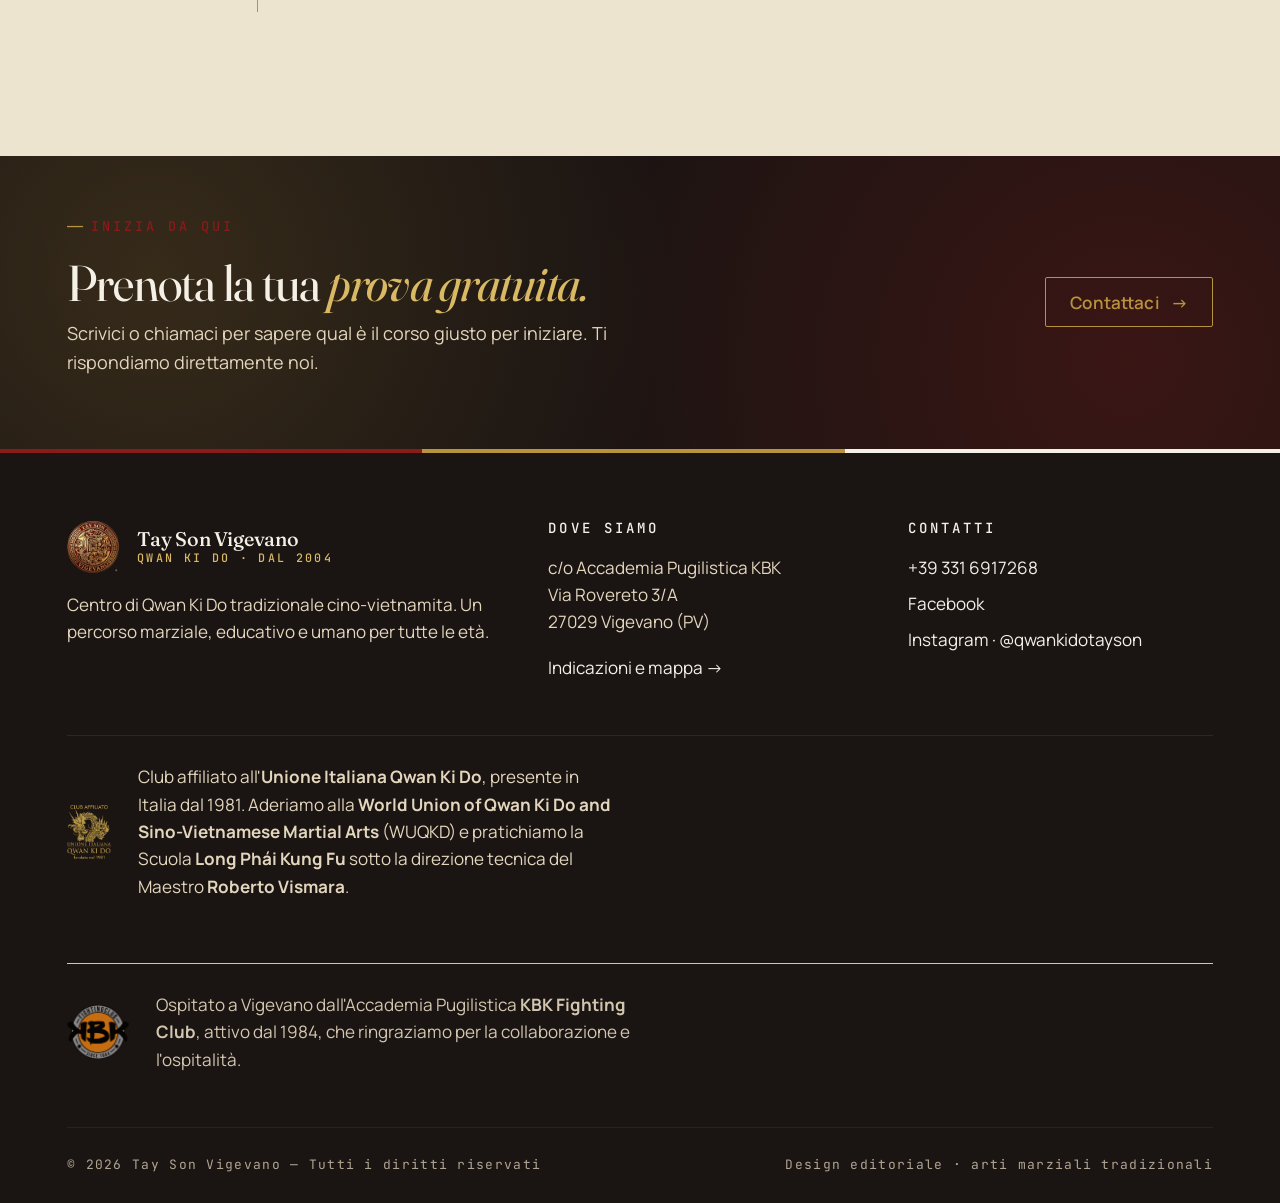
<file: corsi.html>
<!doctype html>
<html lang="it">
<head>
  <meta charset="utf-8" />
  <meta name="viewport" content="width=device-width, initial-scale=1" />
  <title>Corsi e orari · Qwan Ki Do – Tay Son Vigevano</title>
  <meta name="description" content="Orari e descrizione dei corsi di Qwan Ki Do a Vigevano: motricità 4-6 anni (La via del Panda), bimbi 6-13, adulti dai 13 anni, armi tradizionali, acrobatica." />
  <meta name="theme-color" content="#8b1a1a" />

  <!-- Open Graph -->
  <meta property="og:type" content="website" />
  <meta property="og:title" content="Corsi e orari · Qwan Ki Do – Tay Son Vigevano" />
  <meta property="og:description" content="Corsi di Qwan Ki Do a Vigevano: motricità 4-6 anni, bimbi 6-13, adulti dai 13 anni, armi tradizionali, acrobatica. Prova gratuita." />
  <meta property="og:image" content="https://taysonvigevano.github.io/Home/assets/img/foto-classe-saluto.jpg" />
  <meta property="og:url" content="https://taysonvigevano.github.io/Home/corsi.html" />


  <link rel="preconnect" href="https://fonts.googleapis.com" />
  <link rel="preconnect" href="https://fonts.gstatic.com" crossorigin />
  <link href="https://fonts.googleapis.com/css2?family=Fraunces:ital,opsz,wght,SOFT,WONK@0,9..144,300..600,0..100,0..1;1,9..144,300..500,0..100,0..1&family=JetBrains+Mono:wght@400;500;600&family=Manrope:wght@400;500;600;700&display=swap" rel="stylesheet" />
  <link rel="stylesheet" href="assets/css/styles.css" />
  <link rel="icon" type="image/png" href="assets/img/logo-tayson.png" />
  <!-- Structured Data -->
  <script type="application/ld+json">
  {
    "@context": "https://schema.org",
    "@type": "SportsClub",
    "name": "Tay Son Vigevano – Qwan Ki Do",
    "description": "Centro Qwan Ki Do a Vigevano. Arte marziale cino-vietnamita per bambini, ragazzi e adulti. Dal 2004, affiliato all'Unione Italiana Qwan Ki Do.",
    "url": "https://taysonvigevano.github.io/Home/",
    "logo": "https://taysonvigevano.github.io/Home/assets/img/logo-tayson.png",
    "image": "https://taysonvigevano.github.io/Home/assets/img/foto-classe-saluto.jpg",
    "foundingDate": "2004",
    "sport": "Qwan Ki Do",
    "address": {
      "@type": "PostalAddress",
      "streetAddress": "Via Rovereto 3/A",
      "addressLocality": "Vigevano",
      "postalCode": "27029",
      "addressRegion": "PV",
      "addressCountry": "IT"
    },
    "geo": {
      "@type": "GeoCoordinates",
      "latitude": 45.3167,
      "longitude": 8.8583
    },
    "telephone": "+393316917268",
    "email": "qwankido.vigevano@gmail.com",
    "openingHoursSpecification": [
      {
        "@type": "OpeningHoursSpecification",
        "dayOfWeek": "Monday",
        "opens": "18:00",
        "closes": "21:00"
      },
      {
        "@type": "OpeningHoursSpecification",
        "dayOfWeek": "Friday",
        "opens": "17:15",
        "closes": "21:00"
      }
    ],
    "memberOf": {
      "@type": "SportsOrganization",
      "name": "Unione Italiana Qwan Ki Do",
      "foundingDate": "1981"
    },
    "location": {
      "@type": "Place",
      "name": "Accademia Pugilistica KBK",
      "address": {
        "@type": "PostalAddress",
        "streetAddress": "Via Rovereto 3/A",
        "addressLocality": "Vigevano",
        "postalCode": "27029",
        "addressRegion": "PV",
        "addressCountry": "IT"
      }
    }
  }
  </script>
</head>
<body>

<header class="nav" role="banner">
  <div class="nav__inner">
    <a href="index.html" class="nav__brand" aria-label="Tay Son Vigevano — home">
      <img src="assets/img/logo-tayson.png" alt="" />
      <span class="nav__brand-text">Tay Son Vigevano<small>Qwan Ki Do · dal 2004</small></span>
    </a>
    <nav aria-label="Menu principale">
      <ul class="nav__list">
        <li><a href="index.html">Home</a></li>
        <li><a href="disciplina.html">La disciplina</a></li>
        <li><a href="corsi.html" aria-current="page">Corsi</a></li>
        <li><a href="istruttore.html">Istruttore</a></li>
        <li><a href="club.html">Il club</a></li>
        <li><a href="contatti.html">Contatti</a></li>
      </ul>
    </nav>
    <a href="contatti.html#prova" class="btn btn--primary nav__cta">Prova gratuita <span class="btn__arrow">→</span></a>
    <button class="nav__toggle" data-nav-toggle aria-expanded="false" aria-controls="nav-drawer" aria-label="Apri menu">
      <span></span><span></span><span></span>
    </button>
  </div>
  <div class="nav__drawer" id="nav-drawer" data-nav-drawer data-open="false">
    <ul>
      <li><a href="index.html">Home</a></li>
      <li><a href="disciplina.html">La disciplina</a></li>
      <li><a href="corsi.html" aria-current="page">Corsi e orari</a></li>
      <li><a href="istruttore.html">L'istruttore</a></li>
      <li><a href="club.html">Il club</a></li>
      <li><a href="contatti.html">Contatti e prova gratuita</a></li>
    </ul>
  </div>
</header>

<main id="main">

  <!-- Page header ---------------------------------------------------- -->
  <section class="page-header">
    <div class="container page-header__inner">
      <div>
        <span class="eyebrow">Corsi e orari</span>
        <h1>Tre fasce d'età. <em>Un unico cammino.</em></h1>
      </div>
      <p class="page-header__meta">Stagione attiva · Vigevano · aggiornato periodicamente</p>
    </div>
  </section>

  <!-- Intro + navigazione rapida ------------------------------------- -->
  <section class="pad-sm">
    <div class="container container-narrow reveal">
      <p class="lead">
        La proposta del Tay Son è organizzata per età, con discipline complementari — armi tradizionali
        e acrobatica — aperte agli allievi che ne vogliono approfondire aspetti specifici.
      </p>
      <div class="divider-text"><span>Corsi base</span></div>
    </div>
  </section>

  <!-- Corsi BASE ------------------------------------------------------ -->
  <section class="pad-sm">
    <div class="container container-narrow">

      <!-- MOTRICITÀ -->
      <article class="course reveal" id="motricita">
        <img src="assets/img/illus-panda.png" alt="" class="illus-corso" loading="lazy" aria-hidden="true" />
        <div class="course__index">01</div>
        <div class="course__head">
          <h3>Motricità — La via del Panda</h3>
          <span class="course__age">4 – 6 anni</span>
        </div>
        <div class="course__schedule">
          <div class="course__slot"><b>Venerdì</b>17.15 – 18.00</div>
          <div class="course__slot"><b>Durata</b>45 minuti</div>
        </div>
        <p class="course__desc">
          Un corso pensato per stimolare il movimento nei più piccoli, in un'epoca in cui i cortili
          sono sempre più rari. Si lavora su equilibrio, coordinazione, schema motorio, rapporto con
          lo spazio, riconoscimento delle prime regole condivise — il tutto attraverso il gioco.
          Non è una lezione di tecnica marziale: è la preparazione del terreno su cui la tecnica
          potrà attecchire negli anni successivi.
        </p>
      </article>

      <div style="height: var(--s-2);"></div>

      <!-- BIMBI -->
      <article class="course reveal" id="bimbi">
        <img src="assets/img/illus-bimbo-guardia.png" alt="" class="illus-corso" loading="lazy" aria-hidden="true" />
        <div class="course__index">02</div>
        <div class="course__head">
          <h3>Bimbi</h3>
          <span class="course__age">6 – 13 anni</span>
        </div>
        <div class="course__schedule">
          <div class="course__slot"><b>Lunedì</b>18.00 – 19.00</div>
          <div class="course__slot"><b>Venerdì</b>18.00 – 19.00</div>
          <div class="course__slot"><b>Durata</b>1 ora · 2 lezioni/sett.</div>
        </div>
        <p class="course__desc">
          Disciplina e gioco si uniscono per aiutare i bambini a crescere con autostima e rispetto.
          Si introducono le tecniche fondamentali (posizioni, pugni, calci, prime forme), il saluto,
          il rispetto delle regole. Lavoriamo molto sul gruppo: cooperazione, ascolto, capacità di
          sbagliare senza demolirsi. Il combattimento compare progressivamente, sempre in quadri
          ludici e controllati.
        </p>
      </article>

      <div style="height: var(--s-2);"></div>

      <!-- ADULTI -->
      <article class="course reveal" id="adulti">
        <img src="assets/img/illus-calcio-volante.png" alt="" class="illus-corso" loading="lazy" aria-hidden="true" />
        <div class="course__index">03</div>
        <div class="course__head">
          <h3>Adulti</h3>
          <span class="course__age">dai 13 anni</span>
        </div>
        <div class="course__schedule">
          <div class="course__slot"><b>Lunedì</b>19.30 – 21.00</div>
          <div class="course__slot"><b>Venerdì</b>19.30 – 21.00</div>
          <div class="course__slot"><b>Durata</b>1h 30' · 2 lezioni/sett.</div>
        </div>
        <p class="course__desc">
          Un percorso che ti spinge fuori dalla zona di comfort, migliorando forza fisica e mentale.
          Tecnica a mani nude, studio delle forme (Quyền), condizionamento specifico, combattimento
          regolato. Il programma segue l'ordinamento tecnico dell'Unione Italiana Qwan Ki Do e porta
          gli allievi, lezione dopo lezione, attraverso il sistema dei gradi. Una disciplina che
          promuove resilienza e benessere, accessibile sia a principianti adulti sia a ragazzi.
        </p>
      </article>

    </div>
  </section>

  <!-- Corsi complementari -------------------------------------------- -->
  <section class="pad-sm bg-warm">
    <div class="container container-narrow">
      <div class="divider-text"><span>Discipline complementari</span></div>

      <!-- ACROBATICA -->
      <article class="course reveal" id="acrobatica">
        <img src="assets/img/illus-acrobata.png" alt="" class="illus-corso illus-corso--top-right" loading="lazy" aria-hidden="true" />
        <div class="course__index">04</div>
        <div class="course__head">
          <h3>Acrobatica</h3>
          <span class="course__age">su indicazione dell'istruttore</span>
        </div>
        <div class="course__schedule">
          <div class="course__slot"><b>Lunedì</b>19.00 – 19.30</div>
          <div class="course__slot"><b>Durata</b>30 minuti</div>
        </div>
        <p class="course__desc">
          Mezz'ora dedicata al lavoro acrobatico: salti, rotolamenti, elementi di agilità. È una
          sessione di preparazione che integra il corso base, utile per chi vuole sviluppare
          esplosività e controllo aereo tipici di certe forme del Qwan Ki Do.
        </p>
      </article>

      <div style="height: var(--s-2);"></div>

      <!-- CO VO DAO -->
      <article class="course reveal" id="covodao">
        <img src="assets/img/illus-armi.png" alt="" class="illus-corso" loading="lazy" aria-hidden="true" />
        <div class="course__index">05</div>
        <div class="course__head">
          <h3>Cổ Vỏ Đạo · Armi tradizionali</h3>
          <span class="course__age">su indicazione dell'istruttore</span>
        </div>
        <div class="course__schedule">
          <div class="course__slot"><b>Venerdì</b>19.00 – 19.30</div>
          <div class="course__slot"><b>Durata</b>30 minuti</div>
        </div>
        <p class="course__desc">
          Lo studio delle armi tradizionali del repertorio cino-vietnamita: bastone, sciabola, e le
          altre armi previste dal programma. È il capitolo che mette alla prova postura, distanza e
          precisione in modo più radicale rispetto alle mani nude. Ogni errore, con l'arma, diventa
          immediatamente visibile.
        </p>
      </article>

    </div>
  </section>

  <!-- Colpo d'occhio settimanale ------------------------------------- -->
  <section>
    <div class="container container-narrow reveal">
      <span class="eyebrow">Colpo d'occhio</span>
      <h2>La settimana tipo.</h2>
      <p>Una lettura rapida degli orari, per sovrapporre meglio il calendario del club al proprio.</p>

      <div class="weekly" aria-label="Riepilogo settimana tipo">
        <div class="weekly__day">
          <h4>Lunedì</h4>
          <ul class="clean weekly__list">
            <li><span>18.00 – 19.00</span><b>Bimbi</b></li>
            <li><span>19.00 – 19.30</span><b>Acrobatica</b></li>
            <li><span>19.30 – 21.00</span><b>Adulti</b></li>
          </ul>
        </div>
        <div class="weekly__day">
          <h4>Venerdì</h4>
          <ul class="clean weekly__list">
            <li><span>17.15 – 18.00</span><b>Motricità (4–6)</b></li>
            <li><span>18.00 – 19.00</span><b>Bimbi</b></li>
            <li><span>19.00 – 19.30</span><b>Cổ Vỏ Đạo · Armi</b></li>
            <li><span>19.30 – 21.00</span><b>Adulti</b></li>
          </ul>
        </div>
      </div>
      <p style="font-size: 0.88rem; color: var(--ink-soft); margin-top: var(--s-3);">
        <!-- DATI AGGIORNABILI: verifica orari ad ogni inizio stagione -->
        Gli orari possono variare nei periodi di festività e a inizio/fine stagione sportiva.
        Per conferma, contattare l'istruttore.
      </p>
    </div>
  </section>

  <style>
    /* Stili locali per la tabella settimanale */
    .weekly {
      display: grid;
      grid-template-columns: 1fr;
      gap: var(--s-3);
      margin-top: var(--s-3);
    }
    @media (min-width: 720px) {
      .weekly { grid-template-columns: 1fr 1fr; gap: var(--s-4); }
    }
    .weekly__day {
      background: var(--paper-warm);
      border-top: 2px solid var(--ember);
      padding: var(--s-3);
    }
    .weekly__day h4 {
      margin: 0 0 var(--s-2);
      font-family: var(--ff-mono);
      font-size: 0.78rem;
      letter-spacing: 0.22em;
      text-transform: uppercase;
      color: var(--ember);
      font-weight: 600;
    }
    .weekly__list { list-style: none; padding: 0; margin: 0; }
    .weekly__list li {
      display: flex;
      justify-content: space-between;
      gap: var(--s-2);
      padding: 0.6rem 0;
      border-bottom: 1px dashed var(--line);
      font-size: 0.96rem;
    }
    .weekly__list li:last-child { border-bottom: 0; }
    .weekly__list li span {
      font-family: var(--ff-mono);
      font-size: 0.82rem;
      color: var(--ink-soft);
      white-space: nowrap;
    }
    .weekly__list li b {
      font-weight: 500;
      color: var(--ink);
      text-align: right;
    }
  </style>

  <!-- Come iscriversi ------------------------------------------------- -->
  <section class="bg-warm">
    <div class="container container-narrow reveal">
      <span class="eyebrow">Iscrizione</span>
      <h2>Tre passaggi, nessuna formalità prematura.</h2>

      <ol class="timeline">
        <li>
          <time>01</time>
          <h4>Prova gratuita</h4>
          <p>Contattaci e ti indichiamo la prima lezione adatta. Abbigliamento comodo, scarpe da interni. Per i minori è sufficiente arrivare accompagnati.</p>
        </li>
        <li>
          <time>02</time>
          <h4>Certificato medico</h4>
          <p>Per frequentare oltre la prova è necessario un certificato medico sportivo (non agonistico per iniziare; agonistico solo per chi sceglie la via delle gare).</p>
        </li>
        <li>
          <time>03</time>
          <h4>Tesseramento</h4>
          <p>L'iscrizione al club include il tesseramento all'Unione Italiana Qwan Ki Do, con copertura assicurativa e accesso al percorso dei gradi.</p>
        </li>
      </ol>
    </div>
  </section>

  <!-- CTA ------------------------------------------------------------ -->
  <section class="cta-band pad-sm">
    <div class="container">
      <div>
        <span class="eyebrow">Inizia da qui</span>
        <h2>Prenota la tua <em>prova gratuita.</em></h2>
        <p>Scrivici o chiamaci per sapere qual è il corso giusto per iniziare. Ti rispondiamo direttamente noi.</p>
      </div>
      <a href="contatti.html#prova" class="btn btn--outline-brass">Contattaci <span class="btn__arrow">→</span></a>
    </div>
  </section>

</main>

<!-- Footer -->
<footer class="footer" role="contentinfo">
  <div class="container">
    <div class="footer__grid">
      <div>
        <div class="footer__brand">
          <img src="assets/img/logo-tayson.png" alt="" />
          <div class="footer__brand-text">Tay Son Vigevano<small>Qwan Ki Do · dal 2004</small></div>
        </div>
        <p>Centro di Qwan Ki Do tradizionale cino-vietnamita. Un percorso marziale, educativo e umano per tutte le età.</p>
      </div>
      <div>
        <h4>Dove siamo</h4>
        <p>c/o Accademia Pugilistica KBK<br/>Via Rovereto 3/A<br/>27029 Vigevano (PV)</p>
        <p><a href="contatti.html">Indicazioni e mappa →</a></p>
      </div>
      <div>
        <h4>Contatti</h4>
        <ul class="clean">
          <li><a href="tel:+393316917268">+39 331 6917268</a></li>
          <li><a href="https://www.facebook.com/qwankido.tayson.vigevano" target="_blank" rel="noopener">Facebook</a></li>
          <li><a href="https://www.instagram.com/qwankidotayson" target="_blank" rel="noopener">Instagram · @qwankidotayson</a></li>
        </ul>
      </div>
    </div>
    <div class="footer__affiliations">
      <img src="assets/img/logo-unione-brass.png" alt="Club affiliato Unione Italiana Qwan Ki Do" />
      <p style="margin:0; max-width:48ch;">Club affiliato all'<strong>Unione Italiana Qwan Ki Do</strong>, presente in Italia dal 1981. Aderiamo alla <strong>World Union of Qwan Ki Do and Sino-Vietnamese Martial Arts</strong> (WUQKD) e pratichiamo la Scuola <strong>Long Phái Kung Fu</strong> sotto la direzione tecnica del Maestro <strong>Roberto Vismara</strong>.</p>
    </div>
        <div class="footer__affiliations footer__affiliations--host">
      <img src="assets/img/logo-kbk.png" alt="Ospitato da KBK Fighting Club, Vigevano, dal 1984" />
      <p style="margin:0; max-width:48ch;">Ospitato a Vigevano dall'Accademia Pugilistica <strong>KBK Fighting Club</strong>, attivo dal 1984, che ringraziamo per la collaborazione e l'ospitalità.</p>
    </div>
    <div class="footer__bottom">
      <span>© <span data-year>2026</span> Tay Son Vigevano — Tutti i diritti riservati</span>
      <span>Design editoriale · arti marziali tradizionali</span>
    </div>
  </div>
</footer>

<script src="assets/js/main.js" defer></script>
</body>
</html>
</file>
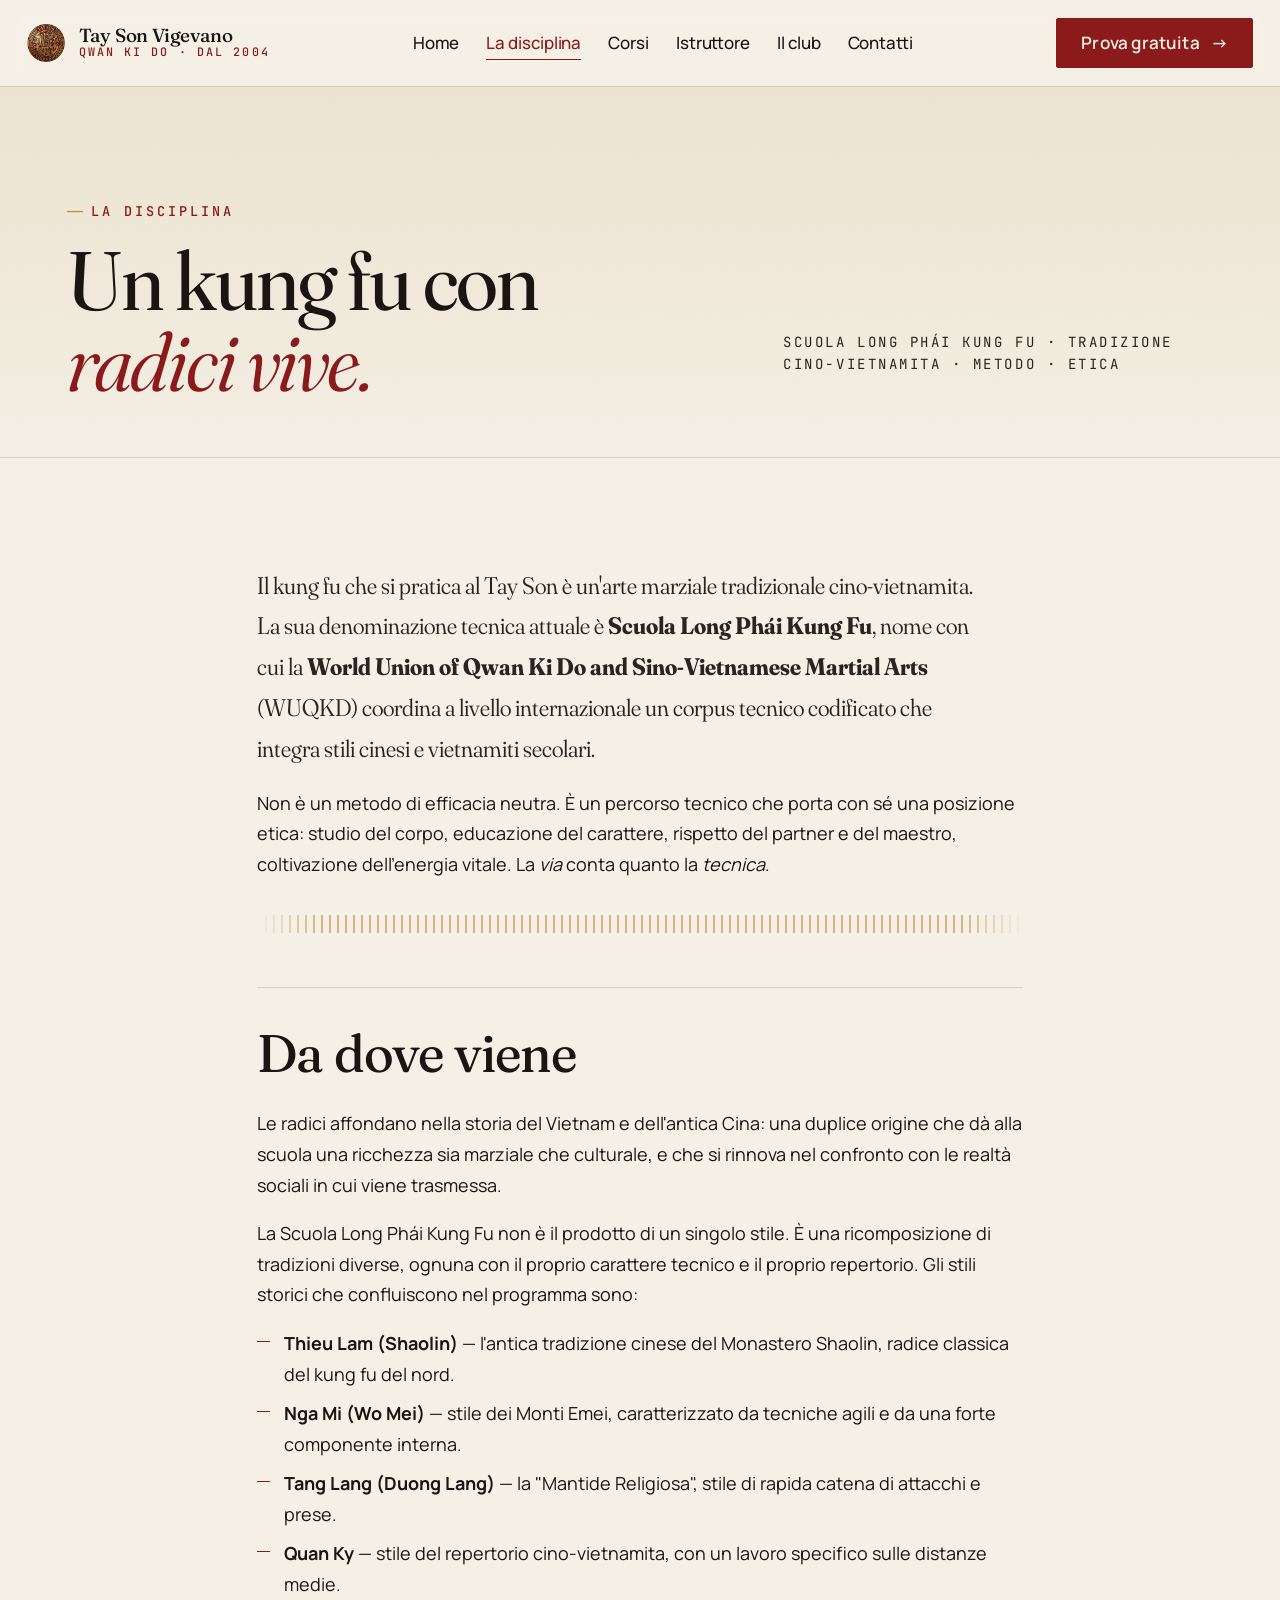
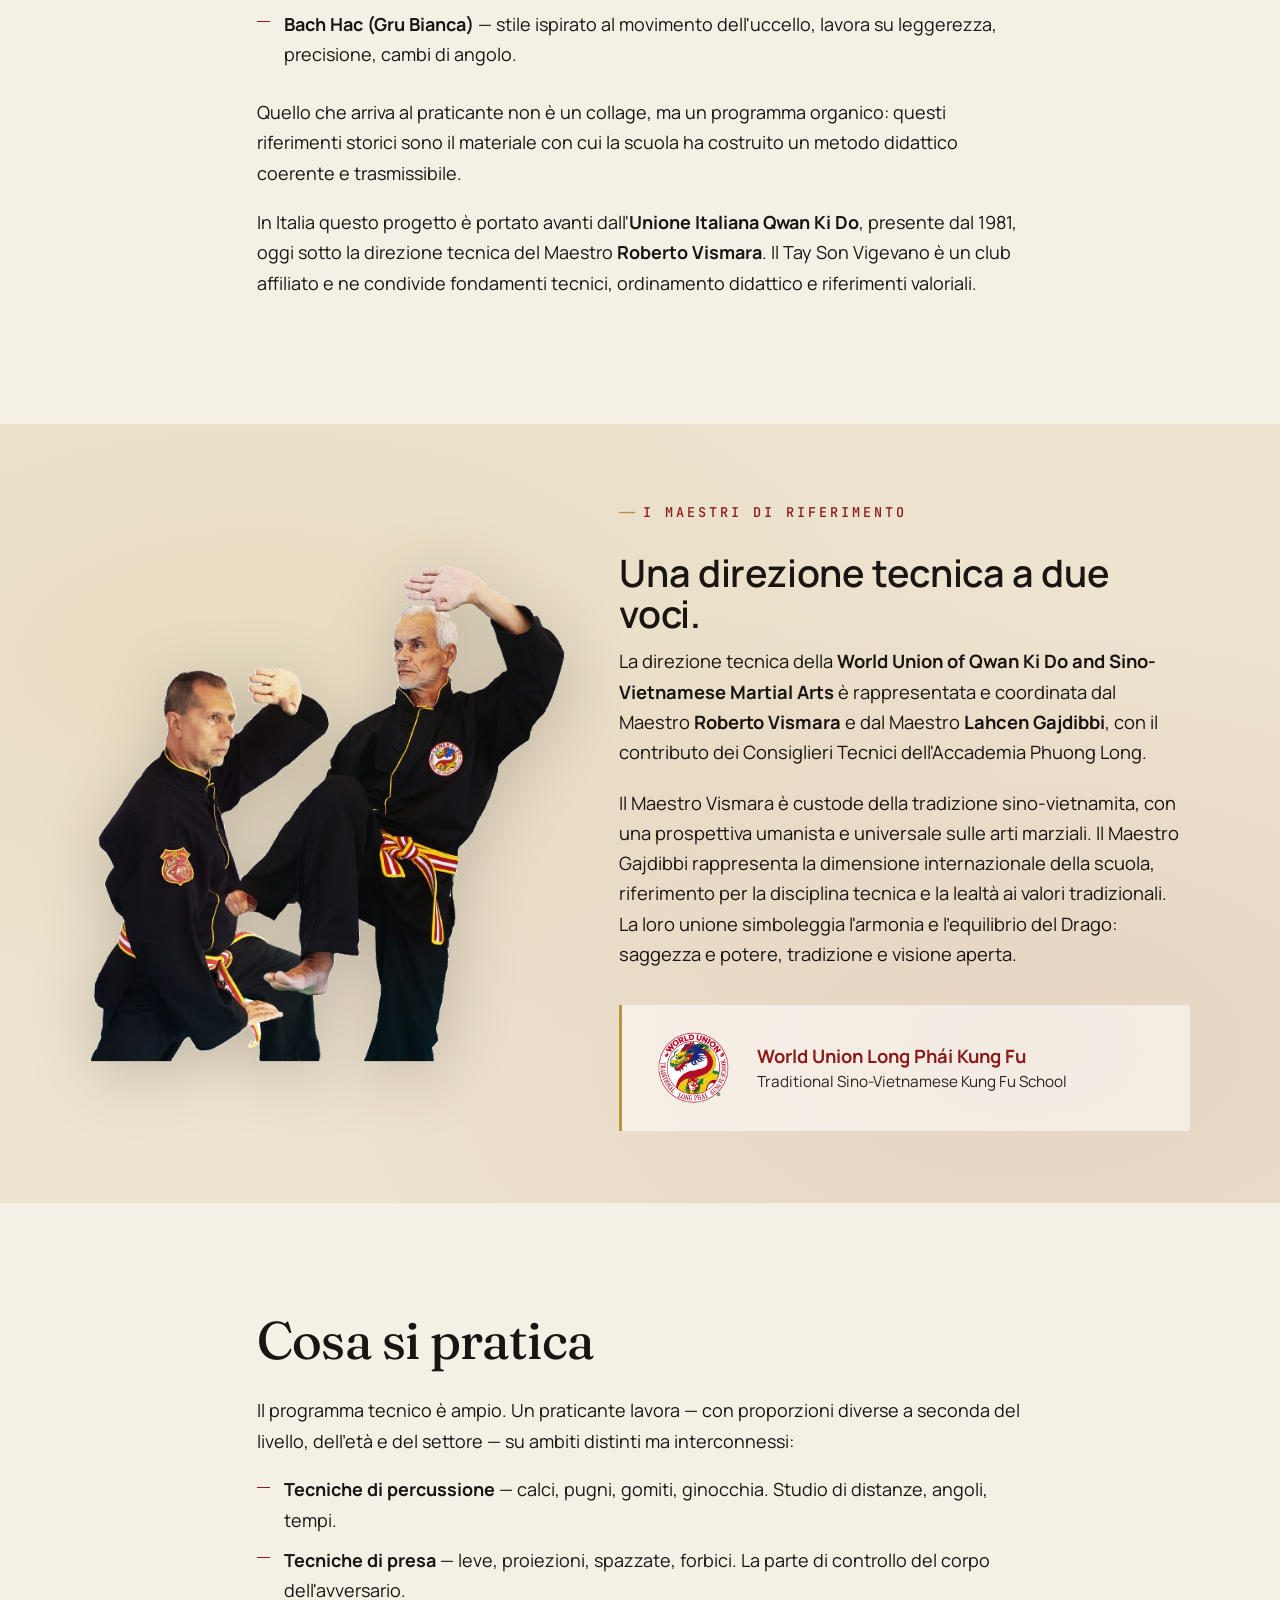
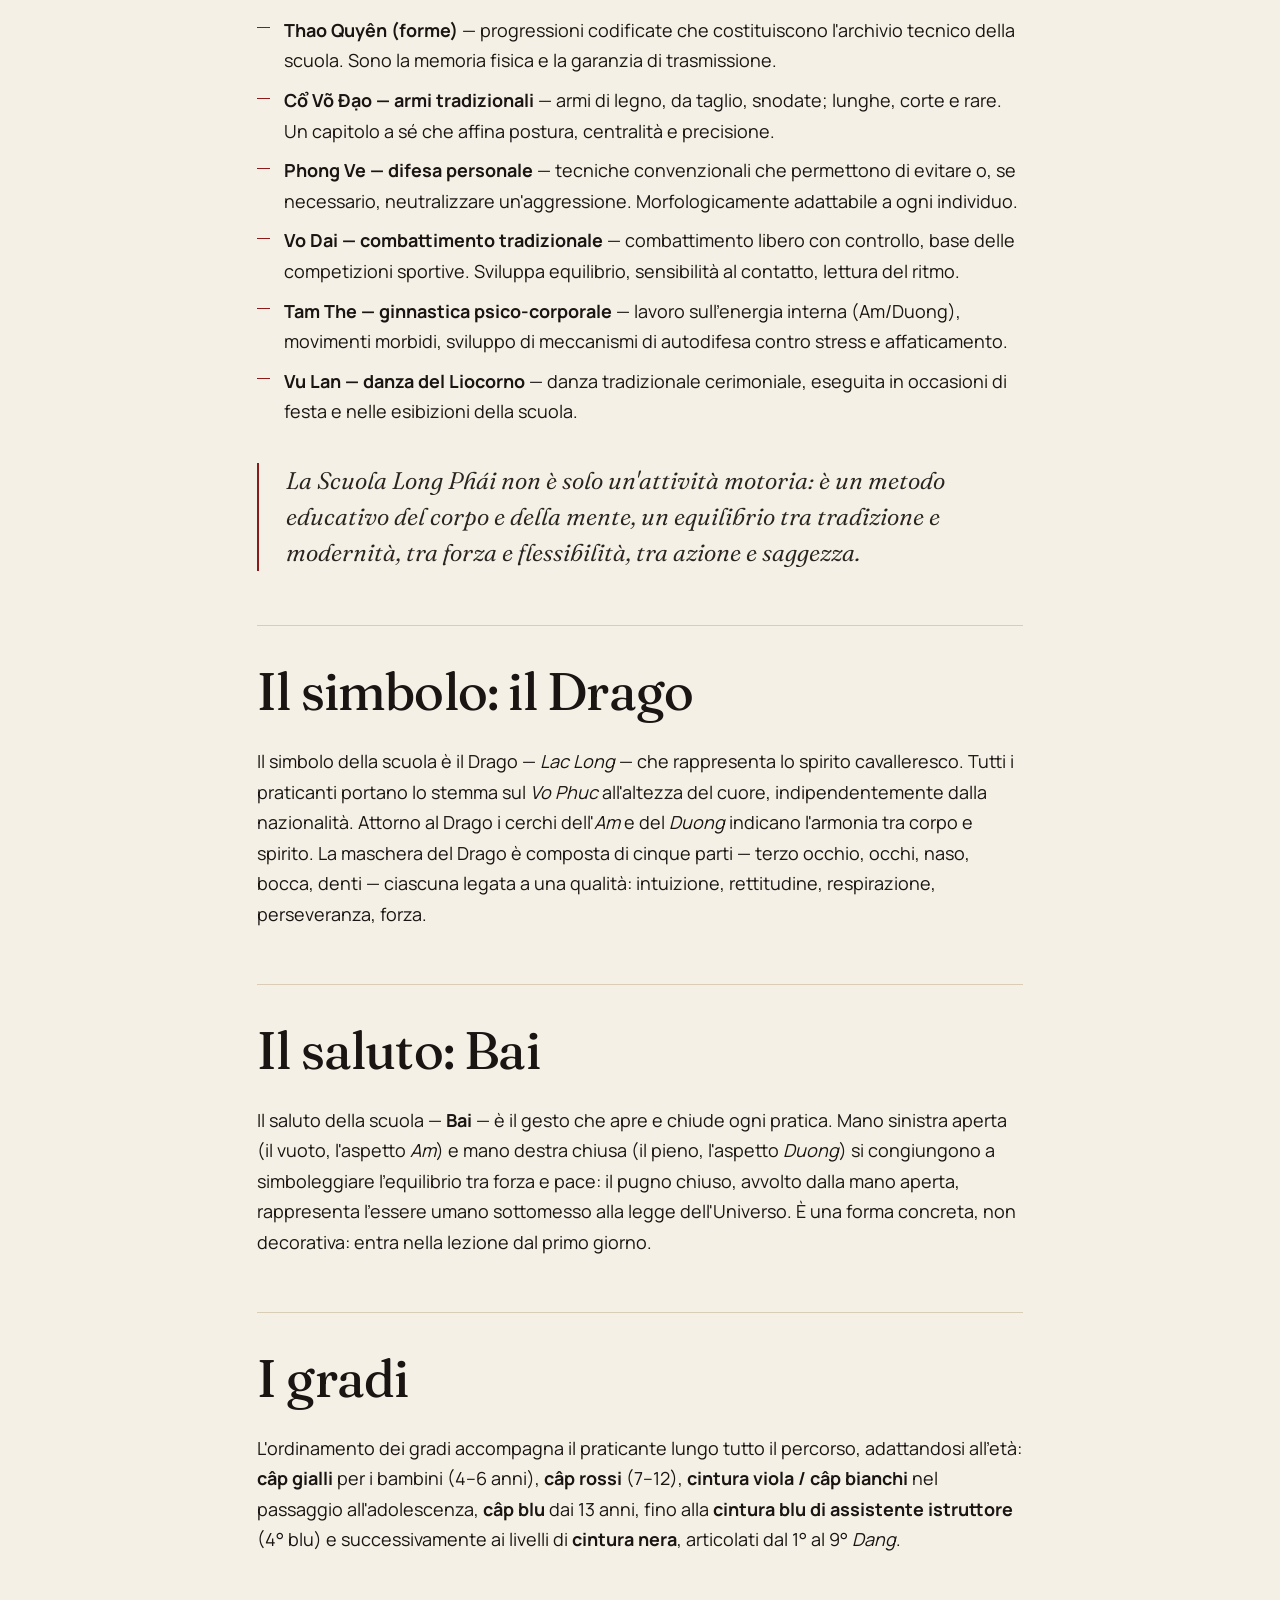
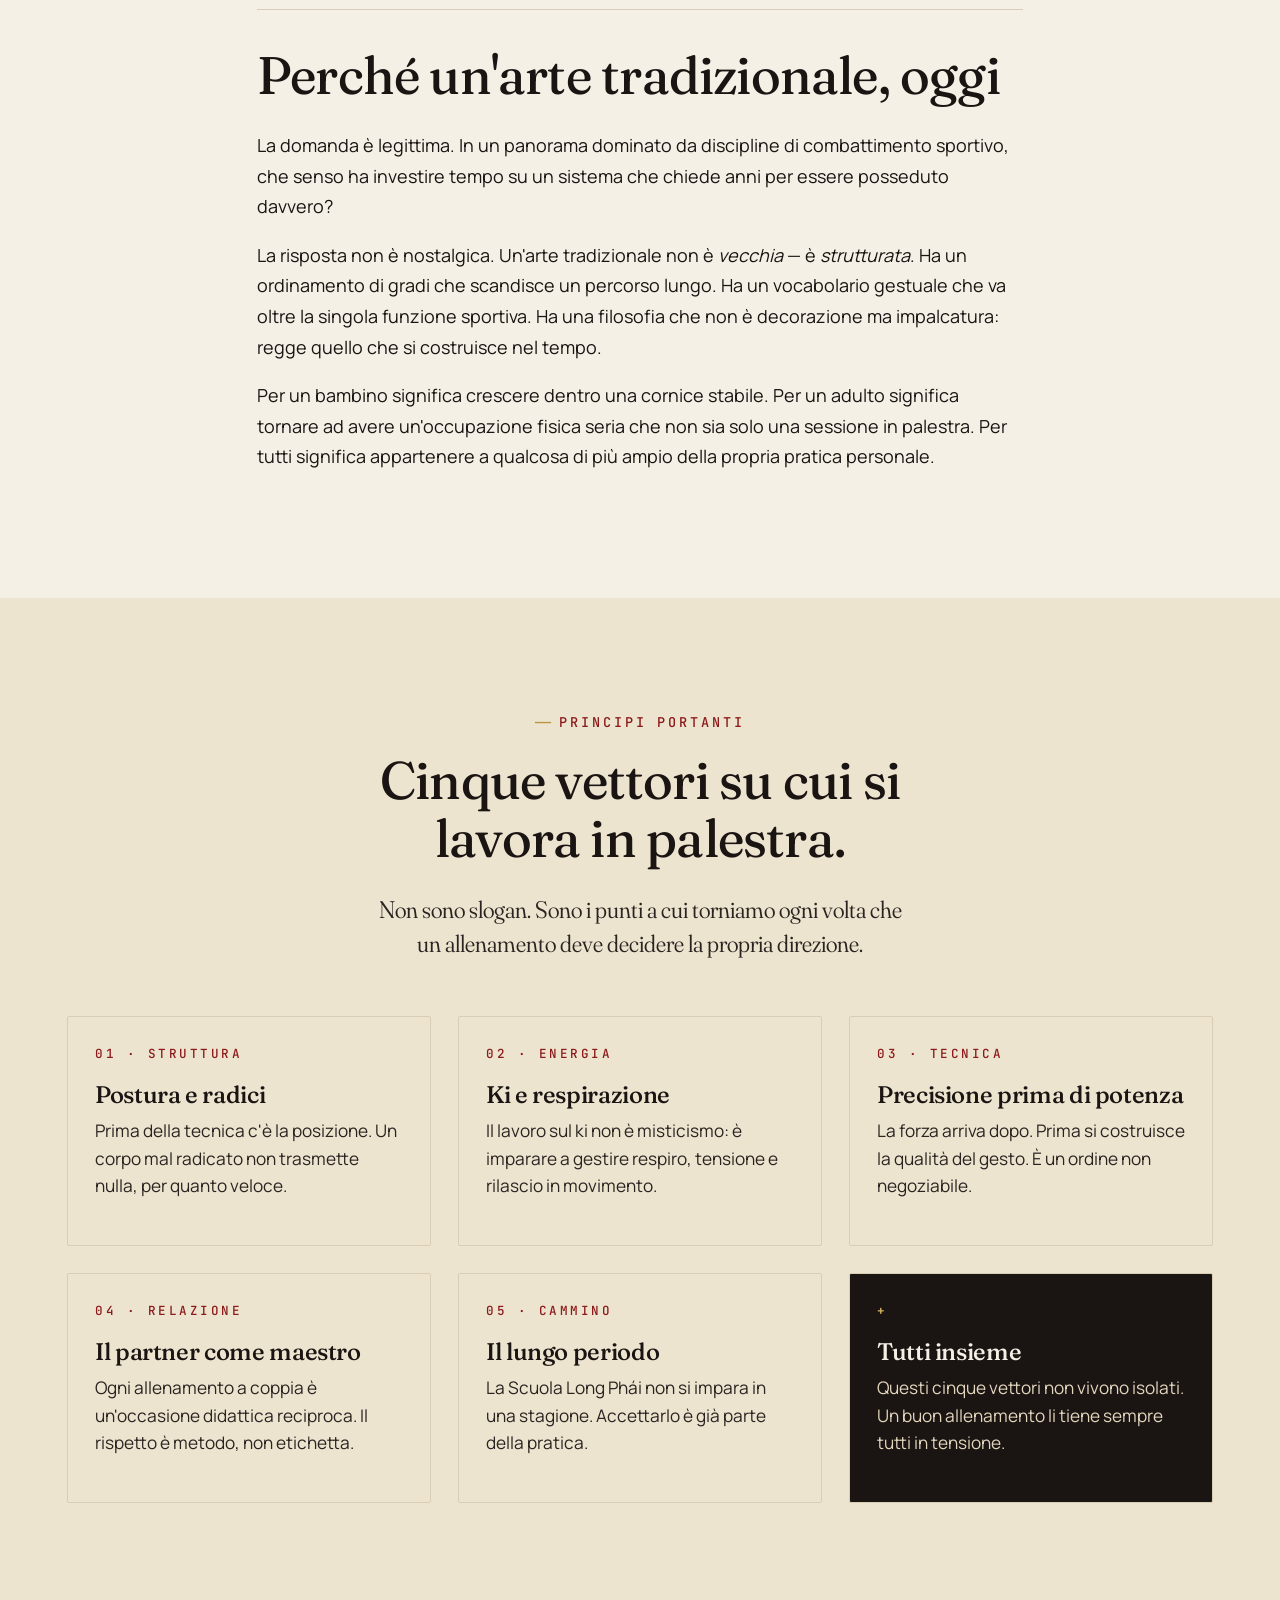
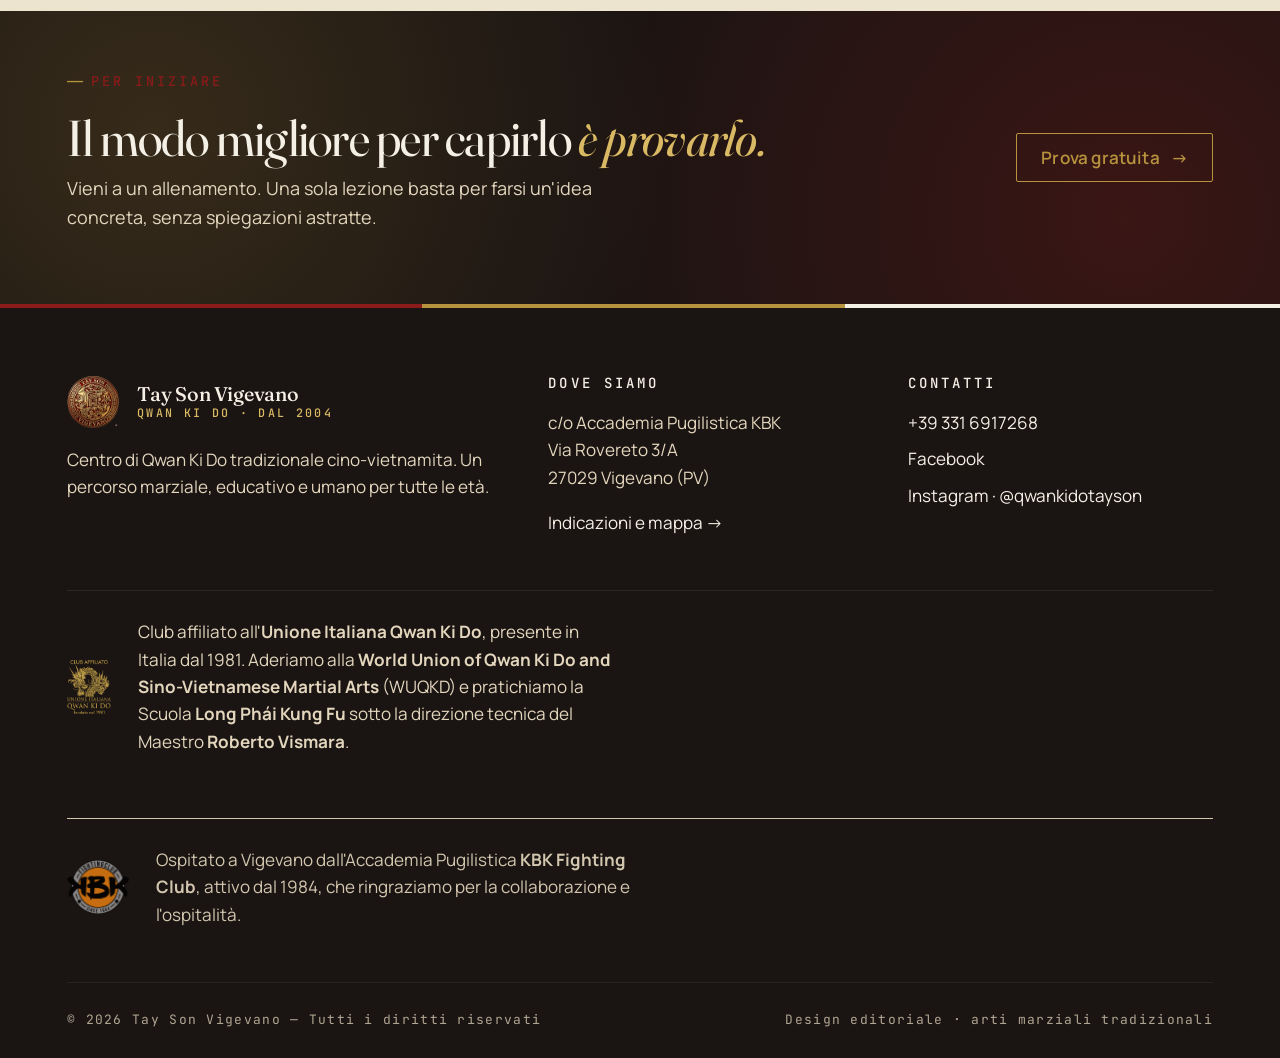
<file: disciplina.html>
<!doctype html>
<html lang="it">
<head>
  <meta charset="utf-8" />
  <meta name="viewport" content="width=device-width, initial-scale=1" />
  <title>La disciplina · Qwan Ki Do – Tay Son Vigevano</title>
  <meta name="description" content="La Scuola Long Phái Kung Fu: kung fu tradizionale cino-vietnamita, stili integrati (Thieu Lam, Nga Mi, Tang Lang, Quan Ky, Bach Hac), discipline, saluto, gradi." />
  <meta name="theme-color" content="#8b1a1a" />

  <!-- Open Graph -->
  <meta property="og:type" content="website" />
  <meta property="og:title" content="Qwan Ki Do – La disciplina · Tay Son Vigevano" />
  <meta property="og:description" content="Kung fu tradizionale cino-vietnamita: storia, tecnica e filosofia del Qwan Ki Do. Scuola Long Phái Kung Fu." />
  <meta property="og:image" content="https://taysonvigevano.github.io/Home/assets/img/foto-classe-saluto.jpg" />
  <meta property="og:url" content="https://taysonvigevano.github.io/Home/disciplina.html" />


  <link rel="preconnect" href="https://fonts.googleapis.com" />
  <link rel="preconnect" href="https://fonts.gstatic.com" crossorigin />
  <link href="https://fonts.googleapis.com/css2?family=Fraunces:ital,opsz,wght,SOFT,WONK@0,9..144,300..600,0..100,0..1;1,9..144,300..500,0..100,0..1&family=JetBrains+Mono:wght@400;500;600&family=Manrope:wght@400;500;600;700&display=swap" rel="stylesheet" />
  <link rel="stylesheet" href="assets/css/styles.css" />
  <link rel="icon" type="image/png" href="assets/img/logo-tayson.png" />
  <!-- Structured Data -->
  <script type="application/ld+json">
  {
    "@context": "https://schema.org",
    "@type": "SportsClub",
    "name": "Tay Son Vigevano – Qwan Ki Do",
    "description": "Centro Qwan Ki Do a Vigevano. Arte marziale cino-vietnamita per bambini, ragazzi e adulti. Dal 2004, affiliato all'Unione Italiana Qwan Ki Do.",
    "url": "https://taysonvigevano.github.io/Home/",
    "logo": "https://taysonvigevano.github.io/Home/assets/img/logo-tayson.png",
    "image": "https://taysonvigevano.github.io/Home/assets/img/foto-classe-saluto.jpg",
    "foundingDate": "2004",
    "sport": "Qwan Ki Do",
    "address": {
      "@type": "PostalAddress",
      "streetAddress": "Via Rovereto 3/A",
      "addressLocality": "Vigevano",
      "postalCode": "27029",
      "addressRegion": "PV",
      "addressCountry": "IT"
    },
    "geo": {
      "@type": "GeoCoordinates",
      "latitude": 45.3167,
      "longitude": 8.8583
    },
    "telephone": "+393316917268",
    "email": "qwankido.vigevano@gmail.com",
    "openingHoursSpecification": [
      {
        "@type": "OpeningHoursSpecification",
        "dayOfWeek": "Monday",
        "opens": "18:00",
        "closes": "21:00"
      },
      {
        "@type": "OpeningHoursSpecification",
        "dayOfWeek": "Friday",
        "opens": "17:15",
        "closes": "21:00"
      }
    ],
    "memberOf": {
      "@type": "SportsOrganization",
      "name": "Unione Italiana Qwan Ki Do",
      "foundingDate": "1981"
    },
    "location": {
      "@type": "Place",
      "name": "Accademia Pugilistica KBK",
      "address": {
        "@type": "PostalAddress",
        "streetAddress": "Via Rovereto 3/A",
        "addressLocality": "Vigevano",
        "postalCode": "27029",
        "addressRegion": "PV",
        "addressCountry": "IT"
      }
    }
  }
  </script>
</head>
<body>

<header class="nav" role="banner">
  <div class="nav__inner">
    <a href="index.html" class="nav__brand" aria-label="Tay Son Vigevano — home">
      <img src="assets/img/logo-tayson.png" alt="" />
      <span class="nav__brand-text">Tay Son Vigevano<small>Qwan Ki Do · dal 2004</small></span>
    </a>
    <nav aria-label="Menu principale">
      <ul class="nav__list">
        <li><a href="index.html">Home</a></li>
        <li><a href="disciplina.html" aria-current="page">La disciplina</a></li>
        <li><a href="corsi.html">Corsi</a></li>
        <li><a href="istruttore.html">Istruttore</a></li>
        <li><a href="club.html">Il club</a></li>
        <li><a href="contatti.html">Contatti</a></li>
      </ul>
    </nav>
    <a href="contatti.html#prova" class="btn btn--primary nav__cta">Prova gratuita <span class="btn__arrow">→</span></a>
    <button class="nav__toggle" data-nav-toggle aria-expanded="false" aria-controls="nav-drawer" aria-label="Apri menu">
      <span></span><span></span><span></span>
    </button>
  </div>
  <div class="nav__drawer" id="nav-drawer" data-nav-drawer data-open="false">
    <ul>
      <li><a href="index.html">Home</a></li>
      <li><a href="disciplina.html" aria-current="page">La disciplina</a></li>
      <li><a href="corsi.html">Corsi e orari</a></li>
      <li><a href="istruttore.html">L'istruttore</a></li>
      <li><a href="club.html">Il club</a></li>
      <li><a href="contatti.html">Contatti e prova gratuita</a></li>
    </ul>
  </div>
</header>

<main id="main">

  <!-- Page header ---------------------------------------------------- -->
  <section class="page-header">
    <div class="container page-header__inner">
      <div>
        <span class="eyebrow">La disciplina</span>
        <h1>Un kung fu con <em>radici vive.</em></h1>
      </div>
      <p class="page-header__meta">Scuola Long Phái Kung Fu · tradizione cino-vietnamita · metodo · etica</p>
    </div>
  </section>

  <!-- Intro ---------------------------------------------------------- -->
  <section>
    <div class="container container-narrow prose reveal">
      <p class="lead">
        Il kung fu che si pratica al Tay Son è un'arte marziale tradizionale cino-vietnamita.
        La sua denominazione tecnica attuale è <strong>Scuola Long Phái Kung Fu</strong>, nome con cui
        la <strong>World Union of Qwan Ki Do and Sino-Vietnamese Martial Arts</strong> (WUQKD) coordina
        a livello internazionale un corpus tecnico codificato che integra stili cinesi e vietnamiti
        secolari.
      </p>
      <p>
        Non è un metodo di efficacia neutra. È un percorso tecnico che porta con sé una posizione
        etica: studio del corpo, educazione del carattere, rispetto del partner e del maestro,
        coltivazione dell'energia vitale. La <em>via</em> conta quanto la <em>tecnica</em>.
      </p>

      <div class="meander" role="presentation"></div>

      <h2>Da dove viene</h2>
      <p>
        Le radici affondano nella storia del Vietnam e dell'antica Cina: una duplice origine che dà
        alla scuola una ricchezza sia marziale che culturale, e che si rinnova nel confronto con le
        realtà sociali in cui viene trasmessa.
      </p>
      <p>
        La Scuola Long Phái Kung Fu non è il prodotto di un singolo stile. È una ricomposizione di
        tradizioni diverse, ognuna con il proprio carattere tecnico e il proprio repertorio. Gli
        stili storici che confluiscono nel programma sono:
      </p>

      <ul class="marks">
        <li><strong>Thieu Lam (Shaolin)</strong> — l'antica tradizione cinese del Monastero Shaolin, radice classica del kung fu del nord.</li>
        <li><strong>Nga Mi (Wo Mei)</strong> — stile dei Monti Emei, caratterizzato da tecniche agili e da una forte componente interna.</li>
        <li><strong>Tang Lang (Duong Lang)</strong> — la "Mantide Religiosa", stile di rapida catena di attacchi e prese.</li>
        <li><strong>Quan Ky</strong> — stile del repertorio cino-vietnamita, con un lavoro specifico sulle distanze medie.</li>
        <li><strong>Bach Hac (Gru Bianca)</strong> — stile ispirato al movimento dell'uccello, lavora su leggerezza, precisione, cambi di angolo.</li>
      </ul>

      <p>
        Quello che arriva al praticante non è un collage, ma un programma organico: questi riferimenti
        storici sono il materiale con cui la scuola ha costruito un metodo didattico coerente e
        trasmissibile.
      </p>

      <p>
        In Italia questo progetto è portato avanti dall'<strong>Unione Italiana Qwan Ki Do</strong>,
        presente dal 1981, oggi sotto la direzione tecnica del Maestro <strong>Roberto Vismara</strong>.
        Il Tay Son Vigevano è un club affiliato e ne condivide fondamenti tecnici, ordinamento
        didattico e riferimenti valoriali.
      </p>
    </div>
  </section>

  <!-- Maestri di riferimento ---------------------------------------- -->
  <section class="masters">
    <div class="container">
      <div class="masters__inner reveal">
        <figure class="masters__figure">
          <img src="assets/img/foto-maestri.png"
               alt="I Maestri Roberto Vismara e Lahcen Gajdibbi in posizione di guardia"
               loading="lazy" />
        </figure>
        <div class="masters__text">
          <span class="eyebrow">I Maestri di riferimento</span>
          <h2>Una direzione tecnica a due voci.</h2>
          <p>
            La direzione tecnica della <strong>World Union of Qwan Ki Do and Sino-Vietnamese
            Martial Arts</strong> è rappresentata e coordinata dal Maestro <strong>Roberto
            Vismara</strong> e dal Maestro <strong>Lahcen Gajdibbi</strong>, con il contributo dei
            Consiglieri Tecnici dell'Accademia Phuong Long.
          </p>
          <p>
            Il Maestro Vismara è custode della tradizione sino-vietnamita, con una prospettiva
            umanista e universale sulle arti marziali. Il Maestro Gajdibbi rappresenta la
            dimensione internazionale della scuola, riferimento per la disciplina tecnica e la
            lealtà ai valori tradizionali. La loro unione simboleggia l'armonia e l'equilibrio
            del Drago: saggezza e potere, tradizione e visione aperta.
          </p>
          <div class="masters__badge">
            <img src="assets/img/logo-longphai.png"
                 alt="Logo della World Union — Traditional Long Phái Kung Fu School"
                 loading="lazy" />
            <p>
              <strong>World Union Long Phái Kung Fu</strong><br/>
              <span>Traditional Sino-Vietnamese Kung Fu School</span>
            </p>
          </div>
        </div>
      </div>
    </div>
  </section>

  <section>
    <div class="container container-narrow prose reveal">
      <h2>Cosa si pratica</h2>
      <p>
        Il programma tecnico è ampio. Un praticante lavora — con proporzioni diverse a seconda del
        livello, dell'età e del settore — su ambiti distinti ma interconnessi:
      </p>

      <ul class="marks">
        <li><strong>Tecniche di percussione</strong> — calci, pugni, gomiti, ginocchia. Studio di distanze, angoli, tempi.</li>
        <li><strong>Tecniche di presa</strong> — leve, proiezioni, spazzate, forbici. La parte di controllo del corpo dell'avversario.</li>
        <li><strong>Thao Quyên (forme)</strong> — progressioni codificate che costituiscono l'archivio tecnico della scuola. Sono la memoria fisica e la garanzia di trasmissione.</li>
        <li><strong>Cổ Võ Đạo — armi tradizionali</strong> — armi di legno, da taglio, snodate; lunghe, corte e rare. Un capitolo a sé che affina postura, centralità e precisione.</li>
        <li><strong>Phong Ve — difesa personale</strong> — tecniche convenzionali che permettono di evitare o, se necessario, neutralizzare un'aggressione. Morfologicamente adattabile a ogni individuo.</li>
        <li><strong>Vo Dai — combattimento tradizionale</strong> — combattimento libero con controllo, base delle competizioni sportive. Sviluppa equilibrio, sensibilità al contatto, lettura del ritmo.</li>
        <li><strong>Tam The — ginnastica psico-corporale</strong> — lavoro sull'energia interna (Am/Duong), movimenti morbidi, sviluppo di meccanismi di autodifesa contro stress e affaticamento.</li>
        <li><strong>Vu Lan — danza del Liocorno</strong> — danza tradizionale cerimoniale, eseguita in occasioni di festa e nelle esibizioni della scuola.</li>
      </ul>

      <blockquote>
        La Scuola Long Phái non è solo un'attività motoria: è un metodo educativo del corpo e della
        mente, un equilibrio tra tradizione e modernità, tra forza e flessibilità, tra azione e
        saggezza.
      </blockquote>

      <h2>Il simbolo: il Drago</h2>
      <p>
        Il simbolo della scuola è il Drago — <em>Lac Long</em> — che rappresenta lo spirito
        cavalleresco. Tutti i praticanti portano lo stemma sul <em>Vo Phuc</em> all'altezza del cuore,
        indipendentemente dalla nazionalità. Attorno al Drago i cerchi dell'<em>Am</em> e del
        <em>Duong</em> indicano l'armonia tra corpo e spirito. La maschera del Drago è composta di
        cinque parti — terzo occhio, occhi, naso, bocca, denti — ciascuna legata a una qualità:
        intuizione, rettitudine, respirazione, perseveranza, forza.
      </p>

      <h2>Il saluto: Bai</h2>
      <p>
        Il saluto della scuola — <strong>Bai</strong> — è il gesto che apre e chiude ogni pratica.
        Mano sinistra aperta (il vuoto, l'aspetto <em>Am</em>) e mano destra chiusa (il pieno,
        l'aspetto <em>Duong</em>) si congiungono a simboleggiare l'equilibrio tra forza e pace:
        il pugno chiuso, avvolto dalla mano aperta, rappresenta l'essere umano sottomesso alla legge
        dell'Universo. È una forma concreta, non decorativa: entra nella lezione dal primo giorno.
      </p>

      <h2>I gradi</h2>
      <p>
        L'ordinamento dei gradi accompagna il praticante lungo tutto il percorso, adattandosi all'età:
        <strong>câp gialli</strong> per i bambini (4–6 anni), <strong>câp rossi</strong> (7–12),
        <strong>cintura viola / câp bianchi</strong> nel passaggio all'adolescenza,
        <strong>câp blu</strong> dai 13 anni, fino alla <strong>cintura blu di assistente istruttore</strong>
        (4° blu) e successivamente ai livelli di <strong>cintura nera</strong>, articolati dal 1°
        al 9° <em>Dang</em>.
      </p>

      <h2>Perché un'arte tradizionale, oggi</h2>
      <p>
        La domanda è legittima. In un panorama dominato da discipline di combattimento sportivo,
        che senso ha investire tempo su un sistema che chiede anni per essere posseduto davvero?
      </p>
      <p>
        La risposta non è nostalgica. Un'arte tradizionale non è <em>vecchia</em> — è
        <em>strutturata</em>. Ha un ordinamento di gradi che scandisce un percorso lungo. Ha un
        vocabolario gestuale che va oltre la singola funzione sportiva. Ha una filosofia che non è
        decorazione ma impalcatura: regge quello che si costruisce nel tempo.
      </p>
      <p>
        Per un bambino significa crescere dentro una cornice stabile. Per un adulto significa
        tornare ad avere un'occupazione fisica seria che non sia solo una sessione in palestra.
        Per tutti significa appartenere a qualcosa di più ampio della propria pratica personale.
      </p>
    </div>
  </section>

  <!-- Principi ------------------------------------------------------- -->
  <section class="bg-warm">
    <div class="container">
      <div class="reveal" style="max-width:50ch; margin: 0 auto var(--s-5); text-align:center;">
        <span class="eyebrow">Principi portanti</span>
        <h2>Cinque vettori su cui si lavora in palestra.</h2>
        <p class="lead">
          Non sono slogan. Sono i punti a cui torniamo ogni volta che un allenamento deve decidere
          la propria direzione.
        </p>
      </div>

      <div class="grid-3 reveal">
        <div class="card">
          <span class="card__kicker">01 · Struttura</span>
          <h3 class="card__title">Postura e radici</h3>
          <p class="card__text">Prima della tecnica c'è la posizione. Un corpo mal radicato non trasmette nulla, per quanto veloce.</p>
        </div>
        <div class="card">
          <span class="card__kicker">02 · Energia</span>
          <h3 class="card__title">Ki e respirazione</h3>
          <p class="card__text">Il lavoro sul ki non è misticismo: è imparare a gestire respiro, tensione e rilascio in movimento.</p>
        </div>
        <div class="card">
          <span class="card__kicker">03 · Tecnica</span>
          <h3 class="card__title">Precisione prima di potenza</h3>
          <p class="card__text">La forza arriva dopo. Prima si costruisce la qualità del gesto. È un ordine non negoziabile.</p>
        </div>
        <div class="card">
          <span class="card__kicker">04 · Relazione</span>
          <h3 class="card__title">Il partner come maestro</h3>
          <p class="card__text">Ogni allenamento a coppia è un'occasione didattica reciproca. Il rispetto è metodo, non etichetta.</p>
        </div>
        <div class="card">
          <span class="card__kicker">05 · Cammino</span>
          <h3 class="card__title">Il lungo periodo</h3>
          <p class="card__text">La Scuola Long Phái non si impara in una stagione. Accettarlo è già parte della pratica.</p>
        </div>
        <div class="card" style="background: var(--ink); color: var(--paper);">
          <span class="card__kicker" style="color: var(--brass-light);">+</span>
          <h3 class="card__title" style="color: var(--paper);">Tutti insieme</h3>
          <p class="card__text" style="color: var(--paper-deep);">Questi cinque vettori non vivono isolati. Un buon allenamento li tiene sempre tutti in tensione.</p>
        </div>
      </div>
    </div>
  </section>

  <!-- CTA ------------------------------------------------------------ -->
  <section class="cta-band pad-sm">
    <div class="container">
      <div>
        <span class="eyebrow">Per iniziare</span>
        <h2>Il modo migliore per capirlo <em>è provarlo.</em></h2>
        <p>Vieni a un allenamento. Una sola lezione basta per farsi un'idea concreta, senza spiegazioni astratte.</p>
      </div>
      <a href="contatti.html#prova" class="btn btn--outline-brass">Prova gratuita <span class="btn__arrow">→</span></a>
    </div>
  </section>

</main>

<!-- Footer -->
<footer class="footer" role="contentinfo">
  <div class="container">
    <div class="footer__grid">
      <div>
        <div class="footer__brand">
          <img src="assets/img/logo-tayson.png" alt="" />
          <div class="footer__brand-text">Tay Son Vigevano<small>Qwan Ki Do · dal 2004</small></div>
        </div>
        <p>Centro di Qwan Ki Do tradizionale cino-vietnamita. Un percorso marziale, educativo e umano per tutte le età.</p>
      </div>
      <div>
        <h4>Dove siamo</h4>
        <p>c/o Accademia Pugilistica KBK<br/>Via Rovereto 3/A<br/>27029 Vigevano (PV)</p>
        <p><a href="contatti.html">Indicazioni e mappa →</a></p>
      </div>
      <div>
        <h4>Contatti</h4>
        <ul class="clean">
          <li><a href="tel:+393316917268">+39 331 6917268</a></li>
          <li><a href="https://www.facebook.com/qwankido.tayson.vigevano" target="_blank" rel="noopener">Facebook</a></li>
          <li><a href="https://www.instagram.com/qwankidotayson" target="_blank" rel="noopener">Instagram · @qwankidotayson</a></li>
        </ul>
      </div>
    </div>
    <div class="footer__affiliations">
      <img src="assets/img/logo-unione-brass.png" alt="Club affiliato Unione Italiana Qwan Ki Do" />
      <p style="margin:0; max-width:48ch;">Club affiliato all'<strong>Unione Italiana Qwan Ki Do</strong>, presente in Italia dal 1981. Aderiamo alla <strong>World Union of Qwan Ki Do and Sino-Vietnamese Martial Arts</strong> (WUQKD) e pratichiamo la Scuola <strong>Long Phái Kung Fu</strong> sotto la direzione tecnica del Maestro <strong>Roberto Vismara</strong>.</p>
    </div>
        <div class="footer__affiliations footer__affiliations--host">
      <img src="assets/img/logo-kbk.png" alt="Ospitato da KBK Fighting Club, Vigevano, dal 1984" />
      <p style="margin:0; max-width:48ch;">Ospitato a Vigevano dall'Accademia Pugilistica <strong>KBK Fighting Club</strong>, attivo dal 1984, che ringraziamo per la collaborazione e l'ospitalità.</p>
    </div>
    <div class="footer__bottom">
      <span>© <span data-year>2026</span> Tay Son Vigevano — Tutti i diritti riservati</span>
      <span>Design editoriale · arti marziali tradizionali</span>
    </div>
  </div>
</footer>

<script src="assets/js/main.js" defer></script>
</body>
</html>
</file>
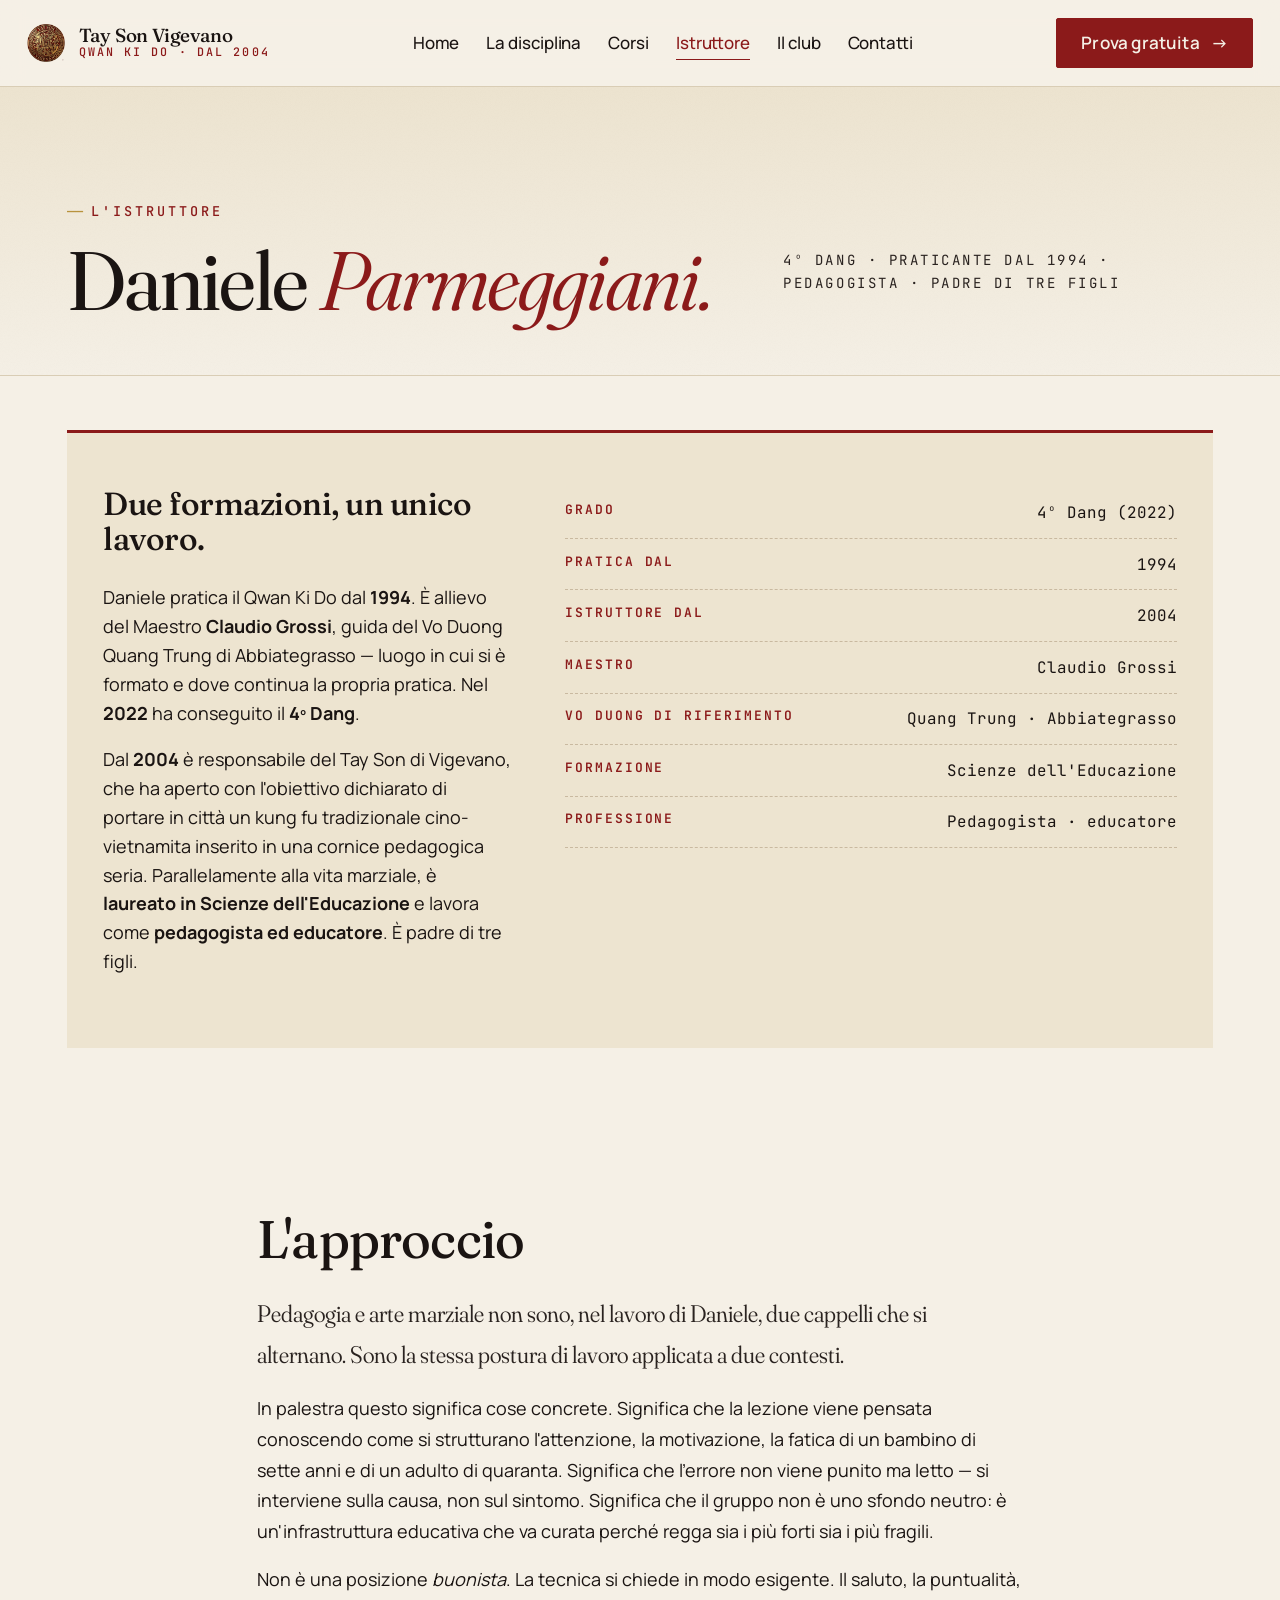
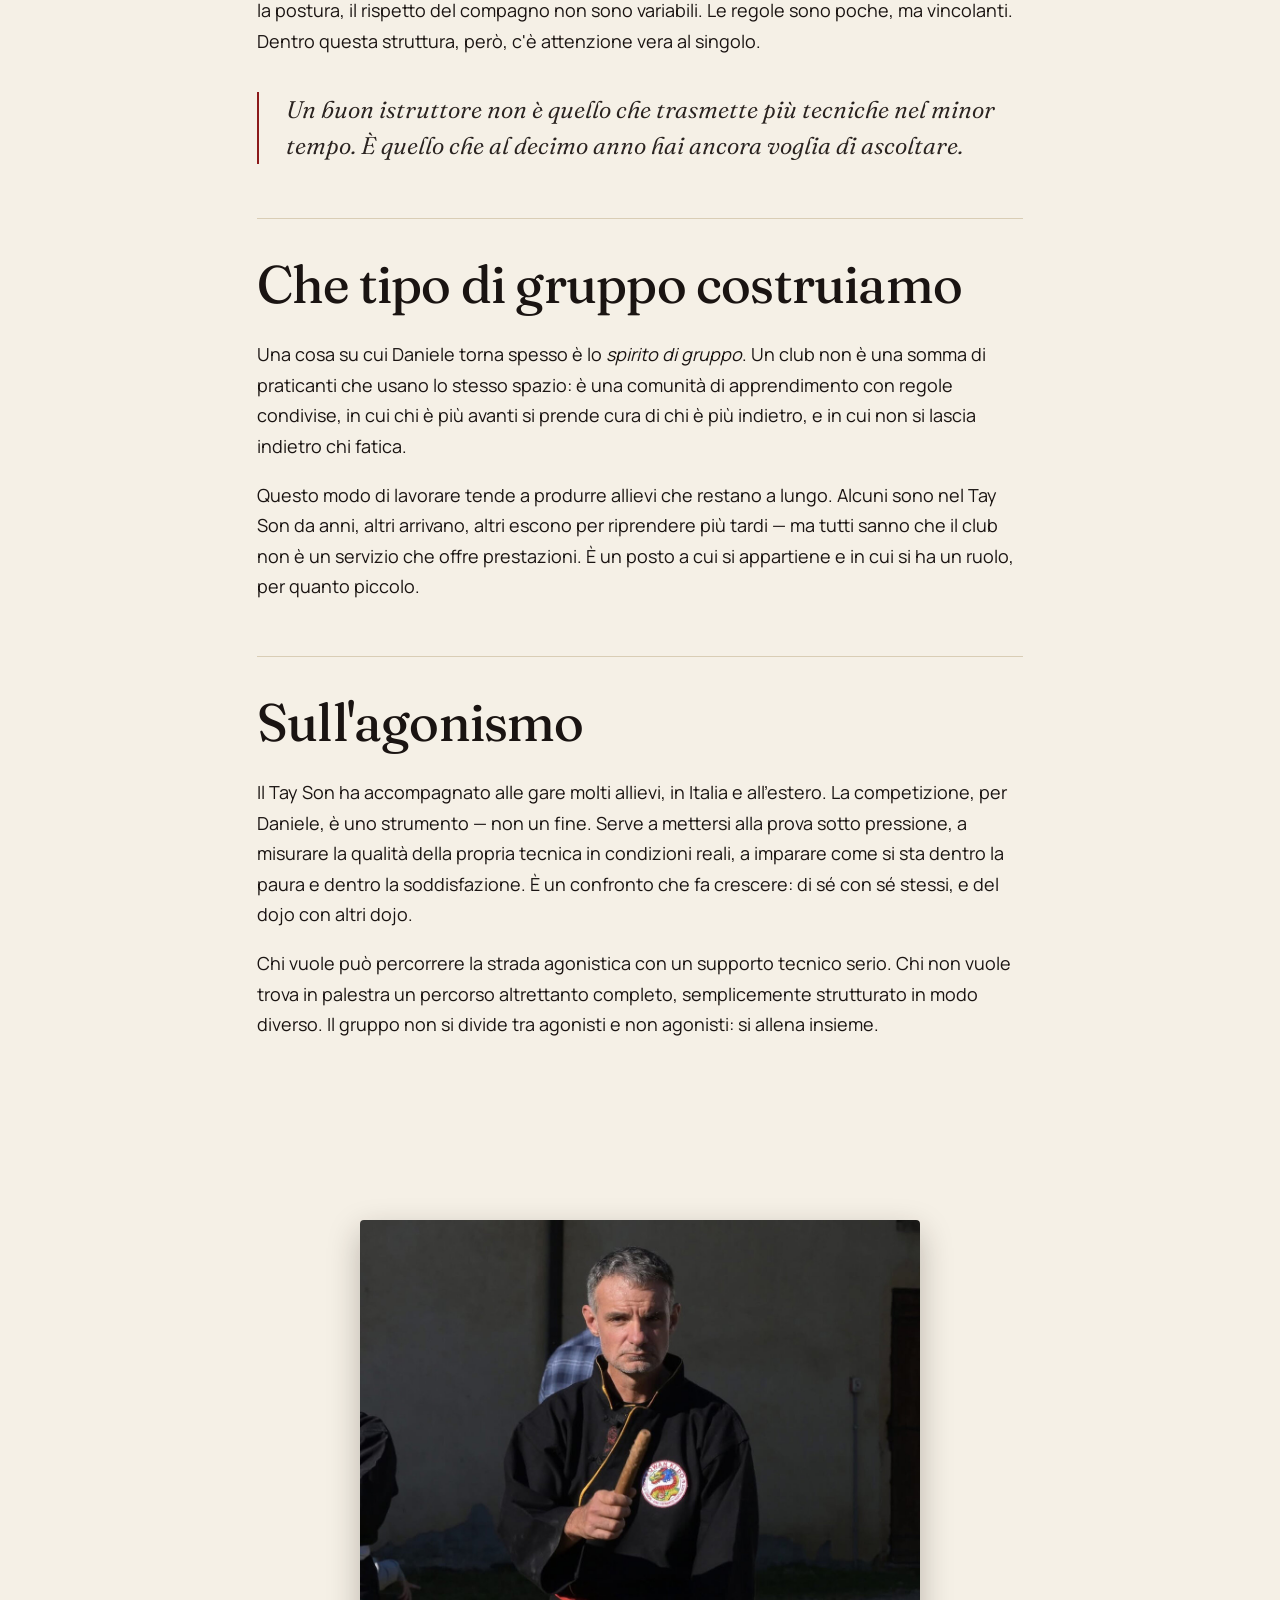
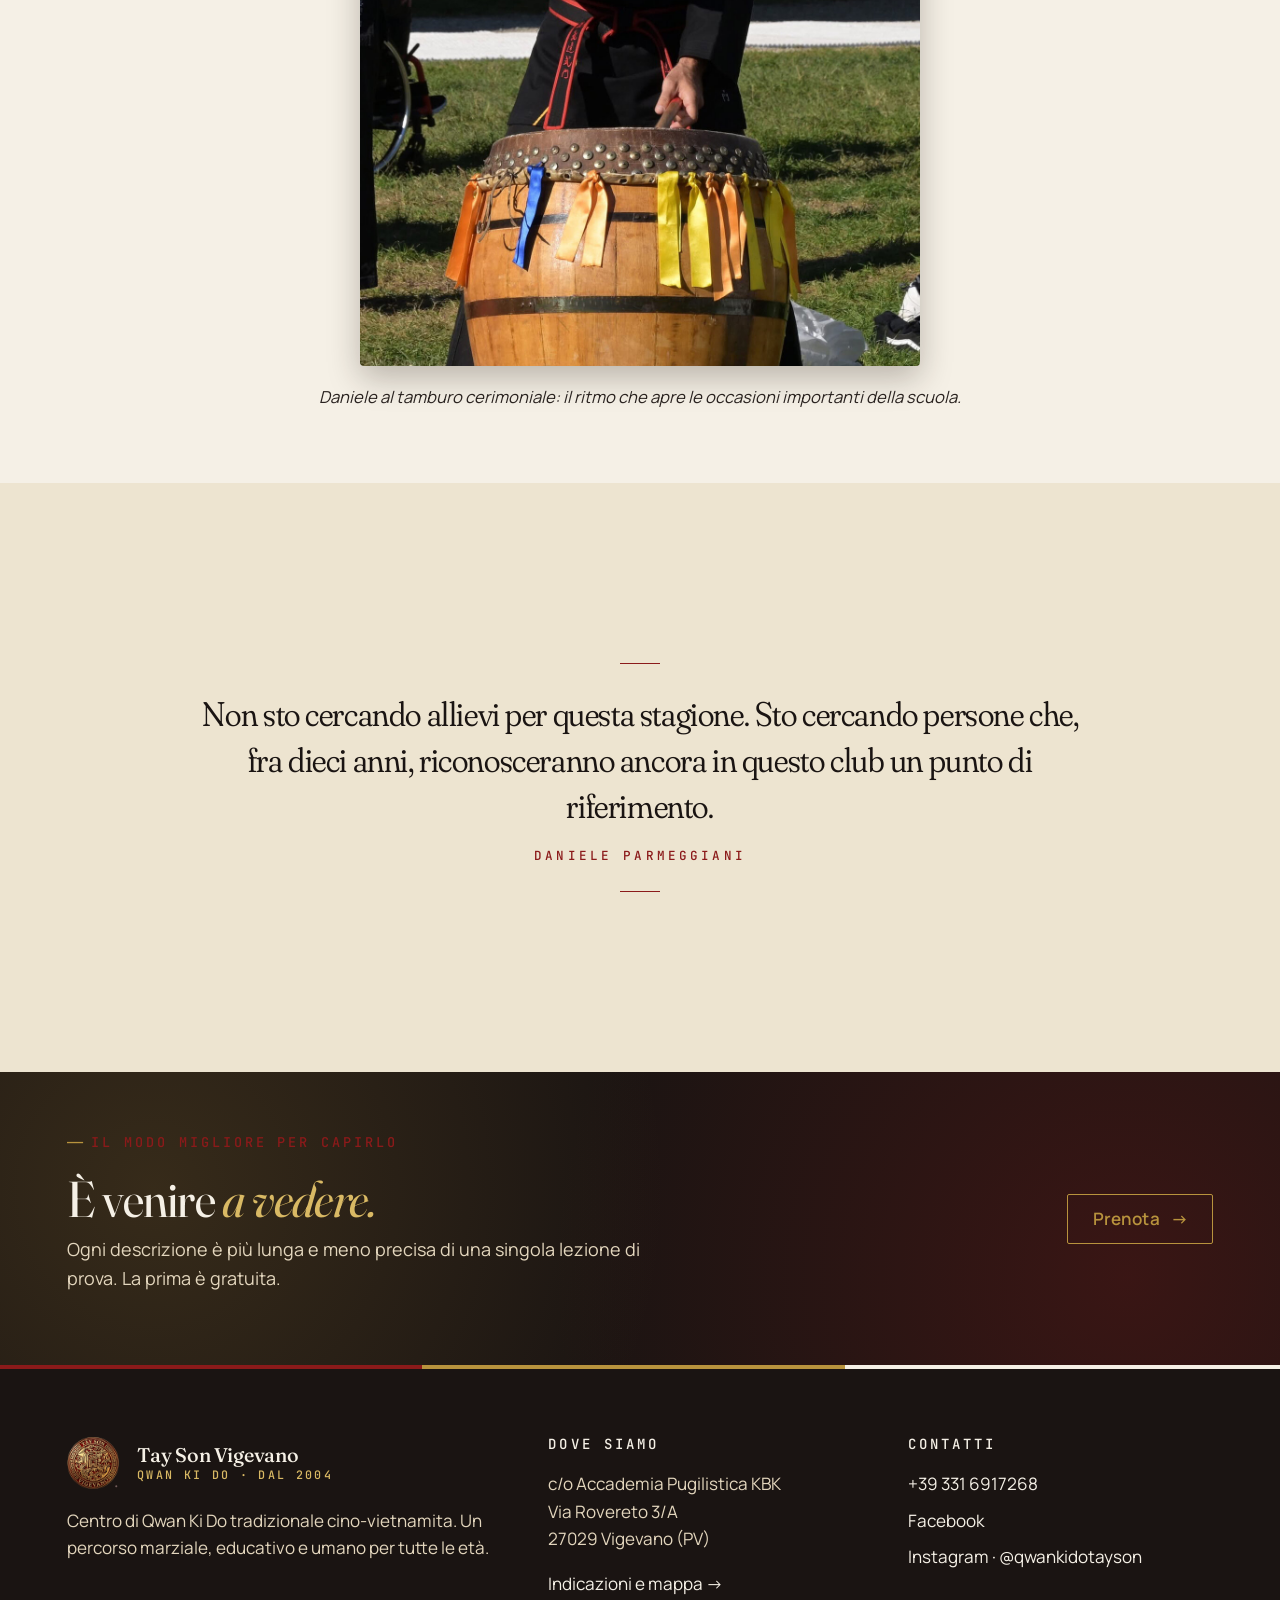
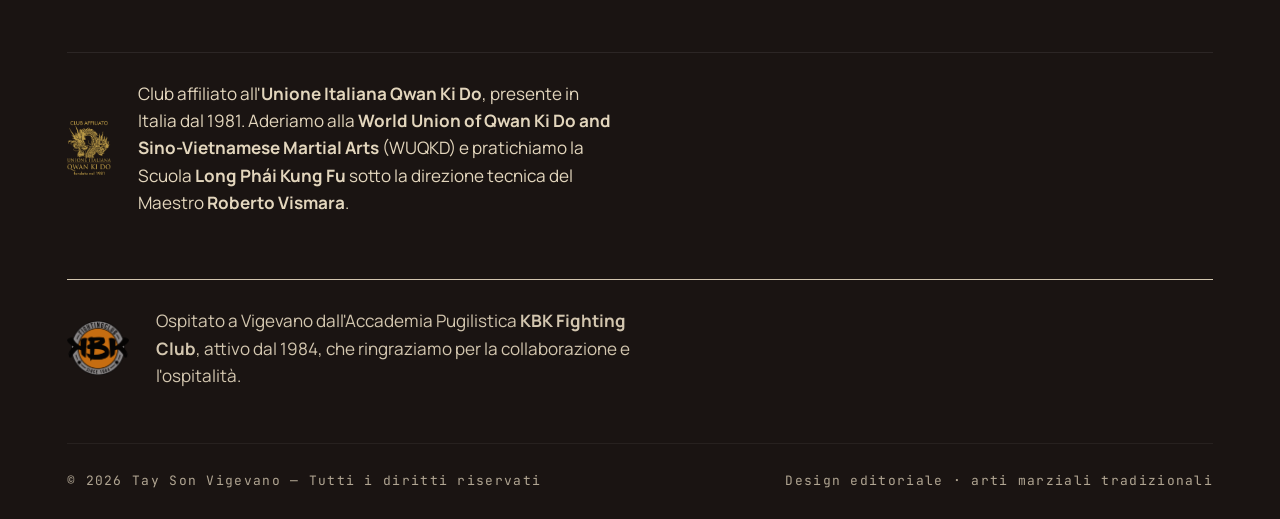
<file: istruttore.html>
<!doctype html>
<html lang="it">
<head>
  <meta charset="utf-8" />
  <meta name="viewport" content="width=device-width, initial-scale=1" />
  <title>L'istruttore · Daniele Parmeggiani · Tay Son Vigevano</title>
  <meta name="description" content="Daniele Parmeggiani, 4º Dang di Qwan Ki Do, pedagogista ed educatore. Responsabile del club Tay Son di Vigevano dal 2004." />
  <meta name="theme-color" content="#8b1a1a" />

  <!-- Open Graph -->
  <meta property="og:type" content="website" />
  <meta property="og:title" content="Daniele Parmeggiani · Istruttore Qwan Ki Do – Tay Son Vigevano" />
  <meta property="og:description" content="Istruttore 4º Dang, pedagogista. Dal 2004 guida il Tay Son di Vigevano con un approccio educativo alla pratica marziale." />
  <meta property="og:image" content="https://taysonvigevano.github.io/Home/assets/img/foto-classe-saluto.jpg" />
  <meta property="og:url" content="https://taysonvigevano.github.io/Home/istruttore.html" />


  <link rel="preconnect" href="https://fonts.googleapis.com" />
  <link rel="preconnect" href="https://fonts.gstatic.com" crossorigin />
  <link href="https://fonts.googleapis.com/css2?family=Fraunces:ital,opsz,wght,SOFT,WONK@0,9..144,300..600,0..100,0..1;1,9..144,300..500,0..100,0..1&family=JetBrains+Mono:wght@400;500;600&family=Manrope:wght@400;500;600;700&display=swap" rel="stylesheet" />
  <link rel="stylesheet" href="assets/css/styles.css" />
  <link rel="icon" type="image/png" href="assets/img/logo-tayson.png" />
  <!-- Structured Data -->
  <script type="application/ld+json">
  {
    "@context": "https://schema.org",
    "@type": "SportsClub",
    "name": "Tay Son Vigevano – Qwan Ki Do",
    "description": "Centro Qwan Ki Do a Vigevano. Arte marziale cino-vietnamita per bambini, ragazzi e adulti. Dal 2004, affiliato all'Unione Italiana Qwan Ki Do.",
    "url": "https://taysonvigevano.github.io/Home/",
    "logo": "https://taysonvigevano.github.io/Home/assets/img/logo-tayson.png",
    "image": "https://taysonvigevano.github.io/Home/assets/img/foto-classe-saluto.jpg",
    "foundingDate": "2004",
    "sport": "Qwan Ki Do",
    "address": {
      "@type": "PostalAddress",
      "streetAddress": "Via Rovereto 3/A",
      "addressLocality": "Vigevano",
      "postalCode": "27029",
      "addressRegion": "PV",
      "addressCountry": "IT"
    },
    "geo": {
      "@type": "GeoCoordinates",
      "latitude": 45.3167,
      "longitude": 8.8583
    },
    "telephone": "+393316917268",
    "email": "qwankido.vigevano@gmail.com",
    "openingHoursSpecification": [
      {
        "@type": "OpeningHoursSpecification",
        "dayOfWeek": "Monday",
        "opens": "18:00",
        "closes": "21:00"
      },
      {
        "@type": "OpeningHoursSpecification",
        "dayOfWeek": "Friday",
        "opens": "17:15",
        "closes": "21:00"
      }
    ],
    "memberOf": {
      "@type": "SportsOrganization",
      "name": "Unione Italiana Qwan Ki Do",
      "foundingDate": "1981"
    },
    "location": {
      "@type": "Place",
      "name": "Accademia Pugilistica KBK",
      "address": {
        "@type": "PostalAddress",
        "streetAddress": "Via Rovereto 3/A",
        "addressLocality": "Vigevano",
        "postalCode": "27029",
        "addressRegion": "PV",
        "addressCountry": "IT"
      }
    }
  }
  </script>
</head>
<body>

<header class="nav" role="banner">
  <div class="nav__inner">
    <a href="index.html" class="nav__brand" aria-label="Tay Son Vigevano — home">
      <img src="assets/img/logo-tayson.png" alt="" />
      <span class="nav__brand-text">Tay Son Vigevano<small>Qwan Ki Do · dal 2004</small></span>
    </a>
    <nav aria-label="Menu principale">
      <ul class="nav__list">
        <li><a href="index.html">Home</a></li>
        <li><a href="disciplina.html">La disciplina</a></li>
        <li><a href="corsi.html">Corsi</a></li>
        <li><a href="istruttore.html" aria-current="page">Istruttore</a></li>
        <li><a href="club.html">Il club</a></li>
        <li><a href="contatti.html">Contatti</a></li>
      </ul>
    </nav>
    <a href="contatti.html#prova" class="btn btn--primary nav__cta">Prova gratuita <span class="btn__arrow">→</span></a>
    <button class="nav__toggle" data-nav-toggle aria-expanded="false" aria-controls="nav-drawer" aria-label="Apri menu">
      <span></span><span></span><span></span>
    </button>
  </div>
  <div class="nav__drawer" id="nav-drawer" data-nav-drawer data-open="false">
    <ul>
      <li><a href="index.html">Home</a></li>
      <li><a href="disciplina.html">La disciplina</a></li>
      <li><a href="corsi.html">Corsi e orari</a></li>
      <li><a href="istruttore.html" aria-current="page">L'istruttore</a></li>
      <li><a href="club.html">Il club</a></li>
      <li><a href="contatti.html">Contatti e prova gratuita</a></li>
    </ul>
  </div>
</header>

<main id="main">

  <!-- Page header ---------------------------------------------------- -->
  <section class="page-header">
    <div class="container page-header__inner">
      <div>
        <span class="eyebrow">L'istruttore</span>
        <h1>Daniele <em>Parmeggiani.</em></h1>
      </div>
      <p class="page-header__meta">4º Dang · praticante dal 1994 · pedagogista · padre di tre figli</p>
    </div>
  </section>

  <!-- Portrait block ------------------------------------------------- -->
  <section class="pad-sm">
    <div class="container">
      <div class="portrait reveal">
        <div class="portrait__grid">
          <div>
            <h3 style="margin-top:0;">Due formazioni, un unico lavoro.</h3>
            <p>
              Daniele pratica il Qwan Ki Do dal <strong>1994</strong>. È allievo del Maestro
              <strong>Claudio Grossi</strong>, guida del Vo Duong Quang Trung di Abbiategrasso —
              luogo in cui si è formato e dove continua la propria pratica. Nel <strong>2022</strong>
              ha conseguito il <strong>4º Dang</strong>.
            </p>
            <p>
              Dal <strong>2004</strong> è responsabile del Tay Son di Vigevano, che ha aperto con
              l'obiettivo dichiarato di portare in città un kung fu tradizionale cino-vietnamita
              inserito in una cornice pedagogica seria.
              Parallelamente alla vita marziale, è <strong>laureato in Scienze dell'Educazione</strong>
              e lavora come <strong>pedagogista ed educatore</strong>. È padre di tre figli.
            </p>
          </div>
          <ul class="portrait__facts">
            <li><b>Grado</b><span>4º Dang (2022)</span></li>
            <li><b>Pratica dal</b><span>1994</span></li>
            <li><b>Istruttore dal</b><span>2004</span></li>
            <li><b>Maestro</b><span>Claudio Grossi</span></li>
            <li><b>Vo Duong di riferimento</b><span>Quang Trung · Abbiategrasso</span></li>
            <li><b>Formazione</b><span>Scienze dell'Educazione</span></li>
            <li><b>Professione</b><span>Pedagogista · educatore</span></li>
          </ul>
        </div>
      </div>
    </div>
  </section>

  <!-- L'approccio ---------------------------------------------------- -->
  <section>
    <div class="container container-narrow prose reveal">
      <h2>L'approccio</h2>
      <p class="lead">
        Pedagogia e arte marziale non sono, nel lavoro di Daniele, due cappelli che si alternano.
        Sono la stessa postura di lavoro applicata a due contesti.
      </p>
      <p>
        In palestra questo significa cose concrete. Significa che la lezione viene pensata conoscendo come
        si strutturano l'attenzione, la motivazione, la fatica di un bambino di sette anni e di un
        adulto di quaranta. Significa che l'errore non viene punito ma letto — si interviene sulla
        causa, non sul sintomo. Significa che il gruppo non è uno sfondo neutro: è un'infrastruttura
        educativa che va curata perché regga sia i più forti sia i più fragili.
      </p>
      <p>
        Non è una posizione <em>buonista</em>. La tecnica si chiede in modo esigente. Il saluto, la
        puntualità, la postura, il rispetto del compagno non sono variabili. Le regole sono poche, ma
        vincolanti. Dentro questa struttura, però, c'è attenzione vera al singolo.
      </p>

      <blockquote>
        Un buon istruttore non è quello che trasmette più tecniche nel minor tempo. È quello che al
        decimo anno hai ancora voglia di ascoltare.
      </blockquote>

      <h2>Che tipo di gruppo costruiamo</h2>
      <p>
        Una cosa su cui Daniele torna spesso è lo <em>spirito di gruppo</em>. Un club non è una somma
        di praticanti che usano lo stesso spazio: è una comunità di apprendimento con regole condivise,
        in cui chi è più avanti si prende cura di chi è più indietro, e in cui non si lascia indietro
        chi fatica.
      </p>
      <p>
        Questo modo di lavorare tende a produrre allievi che restano a lungo. Alcuni sono nel Tay Son
        da anni, altri arrivano, altri escono per riprendere più tardi — ma tutti sanno che il club
        non è un servizio che offre prestazioni. È un posto a cui si appartiene e in cui si ha un
        ruolo, per quanto piccolo.
      </p>

      <h2>Sull'agonismo</h2>
      <p>
        Il Tay Son ha accompagnato alle gare molti allievi, in Italia e all'estero. La competizione,
        per Daniele, è uno strumento — non un fine. Serve a mettersi alla prova sotto pressione, a
        misurare la qualità della propria tecnica in condizioni reali, a imparare come si sta
        dentro la paura e dentro la soddisfazione. È un confronto che fa crescere: di sé con sé
        stessi, e del dojo con altri dojo.
      </p>
      <p>
        Chi vuole può percorrere la strada agonistica con un supporto tecnico serio. Chi non vuole
        trova in palestra un percorso altrettanto completo, semplicemente strutturato in modo
        diverso. Il gruppo non si divide tra agonisti e non agonisti: si allena insieme.
      </p>
    </div>
  </section>

  <!-- Foto reale: Daniele tra gli stendardi della scuola ----------- -->
  <section class="pad-sm">
    <div class="container container-narrow reveal" style="text-align:center;">
      <img src="assets/img/foto-daniele-tamburo.jpg"
           alt="Daniele Parmeggiani suona il tamburo tradizionale durante una cerimonia"
           class="photo-card"
           loading="lazy"
           style="max-width: 560px; margin: 0 auto;" />
      <p style="font-size: 0.92rem; color: var(--ink-soft); margin-top: var(--s-2); font-style: italic;">
        Daniele al tamburo cerimoniale: il ritmo che apre le occasioni importanti della scuola.
      </p>
    </div>
  </section>

  <!-- Pullquote ------------------------------------------------------ -->
  <section class="bg-warm">
    <div class="container">
      <p class="pullquote reveal">
        Non sto cercando allievi per questa stagione. Sto cercando persone che, fra dieci anni,
        riconosceranno ancora in questo club un punto di riferimento.
        <cite>Daniele Parmeggiani</cite>
      </p>
    </div>
  </section>

  <!-- CTA ------------------------------------------------------------ -->
  <section class="cta-band pad-sm">
    <div class="container">
      <div>
        <span class="eyebrow">Il modo migliore per capirlo</span>
        <h2>È venire <em>a vedere.</em></h2>
        <p>Ogni descrizione è più lunga e meno precisa di una singola lezione di prova. La prima è gratuita.</p>
      </div>
      <a href="contatti.html#prova" class="btn btn--outline-brass">Prenota <span class="btn__arrow">→</span></a>
    </div>
  </section>

</main>

<!-- Footer -->
<footer class="footer" role="contentinfo">
  <div class="container">
    <div class="footer__grid">
      <div>
        <div class="footer__brand">
          <img src="assets/img/logo-tayson.png" alt="" />
          <div class="footer__brand-text">Tay Son Vigevano<small>Qwan Ki Do · dal 2004</small></div>
        </div>
        <p>Centro di Qwan Ki Do tradizionale cino-vietnamita. Un percorso marziale, educativo e umano per tutte le età.</p>
      </div>
      <div>
        <h4>Dove siamo</h4>
        <p>c/o Accademia Pugilistica KBK<br/>Via Rovereto 3/A<br/>27029 Vigevano (PV)</p>
        <p><a href="contatti.html">Indicazioni e mappa →</a></p>
      </div>
      <div>
        <h4>Contatti</h4>
        <ul class="clean">
          <li><a href="tel:+393316917268">+39 331 6917268</a></li>
          <li><a href="https://www.facebook.com/qwankido.tayson.vigevano" target="_blank" rel="noopener">Facebook</a></li>
          <li><a href="https://www.instagram.com/qwankidotayson" target="_blank" rel="noopener">Instagram · @qwankidotayson</a></li>
        </ul>
      </div>
    </div>
    <div class="footer__affiliations">
      <img src="assets/img/logo-unione-brass.png" alt="Club affiliato Unione Italiana Qwan Ki Do" />
      <p style="margin:0; max-width:48ch;">Club affiliato all'<strong>Unione Italiana Qwan Ki Do</strong>, presente in Italia dal 1981. Aderiamo alla <strong>World Union of Qwan Ki Do and Sino-Vietnamese Martial Arts</strong> (WUQKD) e pratichiamo la Scuola <strong>Long Phái Kung Fu</strong> sotto la direzione tecnica del Maestro <strong>Roberto Vismara</strong>.</p>
    </div>
        <div class="footer__affiliations footer__affiliations--host">
      <img src="assets/img/logo-kbk.png" alt="Ospitato da KBK Fighting Club, Vigevano, dal 1984" />
      <p style="margin:0; max-width:48ch;">Ospitato a Vigevano dall'Accademia Pugilistica <strong>KBK Fighting Club</strong>, attivo dal 1984, che ringraziamo per la collaborazione e l'ospitalità.</p>
    </div>
    <div class="footer__bottom">
      <span>© <span data-year>2026</span> Tay Son Vigevano — Tutti i diritti riservati</span>
      <span>Design editoriale · arti marziali tradizionali</span>
    </div>
  </div>
</footer>

<script src="assets/js/main.js" defer></script>
</body>
</html>
</file>
<file: assets/css/styles.css>
/* =========================================================================
   Qwan Ki Do – Tay Son Vigevano
   Stylesheet principale
   ------------------------------------------------------------------------
   Organizzazione:
   1. Token (custom properties)
   2. Reset & base
   3. Tipografia
   4. Layout & griglie
   5. Componenti (navbar, hero, card, meandro, CTA, footer)
   6. Pagine specifiche
   7. Utility
   8. Responsive
   ========================================================================= */

/* ------- 1. TOKEN ------------------------------------------------------ */
:root {
  /* Palette — derivata dal sigillo Tay Son e dal logo Unione Italiana */
  --ink:          #1a1412;     /* nero caldo / bruno-carbone */
  --ink-soft:     #2a2320;
  --ember:        #8b1a1a;     /* rosso antico del sigillo */
  --ember-deep:   #5a0f10;     /* rosso vinaccia, per scuri */
  --ember-bright: #a82424;     /* rosso acceso, per accent */
  --brass:        #b8933d;     /* oro ottone */
  --brass-light:  #d9b964;     /* oro luce */
  --brass-pale:   #e8d9a8;     /* oro pallido, divisori */
  --paper:        #f5f0e6;     /* crema avorio, sfondo principale */
  --paper-warm:   #ede4d0;     /* crema calda, sfondo alternativo */
  --paper-deep:   #e3d6bd;     /* crema scuro, card */
  --line:         #c9b9a0;     /* linee sottili */
  --line-soft:    #d9cdb5;

  /* Tipografia */
  --ff-display: 'Fraunces', 'Cormorant Garamond', Georgia, serif;
  --ff-body:    'Manrope', 'Helvetica Neue', sans-serif;
  --ff-mono:    'JetBrains Mono', 'DM Mono', 'Courier New', monospace;

  /* Scala modulare (base 18px, 1.25) */
  --fs-xs:  0.75rem;   /* 13.5px */
  --fs-sm:  0.875rem;  /* 15.75px */
  --fs-base: 1rem;     /* 18px */
  --fs-md:  1.125rem;
  --fs-lg:  1.333rem;
  --fs-xl:  1.777rem;
  --fs-2xl: 2.369rem;
  --fs-3xl: 3.157rem;
  --fs-4xl: 4.209rem;
  --fs-5xl: 5.612rem;

  /* Spazio (base 8px) */
  --s-1: 0.5rem;
  --s-2: 1rem;
  --s-3: 1.5rem;
  --s-4: 2rem;
  --s-5: 3rem;
  --s-6: 4rem;
  --s-7: 6rem;
  --s-8: 8rem;

  /* Varie */
  --maxw-prose: 62ch;
  --maxw-container: 1200px;
  --maxw-wide: 1400px;
  --radius: 2px;
  --shadow-soft: 0 1px 2px rgba(26, 20, 18, 0.04), 0 4px 12px rgba(26, 20, 18, 0.06);
  --shadow-lift: 0 2px 6px rgba(26, 20, 18, 0.08), 0 12px 32px rgba(26, 20, 18, 0.10);
  --t-fast: 0.18s cubic-bezier(0.2, 0, 0.2, 1);
  --t-med:  0.32s cubic-bezier(0.2, 0, 0.2, 1);
}

/* ------- 2. RESET & BASE ---------------------------------------------- */
*, *::before, *::after { box-sizing: border-box; }

html {
  font-size: 112.5%; /* 18px */
  scroll-behavior: smooth;
  -webkit-text-size-adjust: 100%;
}

body {
  margin: 0;
  font-family: var(--ff-body);
  font-size: var(--fs-base);
  line-height: 1.6;
  color: var(--ink);
  background: var(--paper);
  font-weight: 400;
  font-feature-settings: "kern", "liga", "calt";
  -webkit-font-smoothing: antialiased;
  text-rendering: optimizeLegibility;
}

img, svg { max-width: 100%; display: block; }

a {
  color: var(--ember);
  text-decoration: none;
  transition: color var(--t-fast);
}
a:hover { color: var(--ember-deep); }

button { font: inherit; cursor: pointer; }

::selection { background: var(--ember); color: var(--paper); }

/* ------- 3. TIPOGRAFIA ------------------------------------------------- */
h1, h2, h3, h4 {
  font-family: var(--ff-display);
  font-weight: 500;
  line-height: 1.08;
  letter-spacing: -0.015em;
  color: var(--ink);
  margin: 0 0 var(--s-3);
  font-variation-settings: "SOFT" 20, "WONK" 0;
}

h1 {
  font-size: clamp(2.4rem, 6vw + 1rem, var(--fs-5xl));
  font-weight: 400;
  letter-spacing: -0.025em;
  line-height: 0.98;
}

h2 {
  font-size: clamp(1.8rem, 3vw + 0.8rem, var(--fs-3xl));
  font-weight: 450;
}

h3 {
  font-size: var(--fs-xl);
  font-weight: 500;
}

h4 {
  font-size: var(--fs-lg);
  font-weight: 500;
  letter-spacing: 0;
}

p { margin: 0 0 var(--s-2); }
p + p { margin-top: var(--s-2); }

.lead {
  font-family: var(--ff-display);
  font-weight: 350;
  font-size: var(--fs-lg);
  line-height: 1.45;
  color: var(--ink-soft);
  font-variation-settings: "SOFT" 50, "opsz" 144;
  max-width: 52ch;
}

.eyebrow {
  display: inline-block;
  font-family: var(--ff-mono);
  font-size: var(--fs-xs);
  letter-spacing: 0.22em;
  text-transform: uppercase;
  color: var(--ember);
  margin-bottom: var(--s-2);
  font-weight: 500;
}

.eyebrow::before {
  content: "—— ";
  color: var(--brass);
  letter-spacing: 0;
}

blockquote {
  margin: var(--s-4) 0;
  padding: 0 0 0 var(--s-3);
  border-left: 2px solid var(--ember);
  font-family: var(--ff-display);
  font-weight: 350;
  font-size: var(--fs-lg);
  font-style: italic;
  line-height: 1.5;
  color: var(--ink-soft);
}

ul.clean { list-style: none; padding: 0; margin: 0; }

ul.marks {
  list-style: none;
  padding: 0;
  margin: 0 0 var(--s-3);
}
ul.marks li {
  position: relative;
  padding-left: 1.5rem;
  margin-bottom: var(--s-1);
}
ul.marks li::before {
  content: "";
  position: absolute;
  left: 0;
  top: 0.7em;
  width: 0.7rem;
  height: 1px;
  background: var(--ember);
}

/* ------- 4. LAYOUT & GRIGLIE ------------------------------------------ */
.container {
  width: 100%;
  max-width: var(--maxw-container);
  margin: 0 auto;
  padding: 0 var(--s-3);
}
.container-wide { max-width: var(--maxw-wide); }
.container-narrow { max-width: 820px; }

section { padding: var(--s-7) 0; }
section.pad-sm { padding: var(--s-5) 0; }
section.pad-lg { padding: var(--s-8) 0; }

.grid-2 {
  display: grid;
  grid-template-columns: 1fr;
  gap: var(--s-5);
}
@media (min-width: 760px) {
  .grid-2 { grid-template-columns: 1fr 1fr; gap: var(--s-6); }
}

.grid-2-asym {
  display: grid;
  grid-template-columns: 1fr;
  gap: var(--s-5);
}
@media (min-width: 880px) {
  .grid-2-asym { grid-template-columns: 5fr 7fr; gap: var(--s-6); align-items: start; }
}

.grid-3 {
  display: grid;
  grid-template-columns: 1fr;
  gap: var(--s-3);
}
@media (min-width: 640px) { .grid-3 { grid-template-columns: 1fr 1fr; } }
@media (min-width: 960px) { .grid-3 { grid-template-columns: repeat(3, 1fr); } }

/* ------- 5. COMPONENTI ------------------------------------------------- */

/* Navbar */
.nav {
  position: sticky;
  top: 0;
  z-index: 60;
  background: rgba(245, 240, 230, 0.88);
  backdrop-filter: saturate(140%) blur(12px);
  -webkit-backdrop-filter: saturate(140%) blur(12px);
  border-bottom: 1px solid var(--line-soft);
}

.nav__inner {
  display: flex;
  align-items: center;
  justify-content: space-between;
  gap: var(--s-3);
  padding: var(--s-2) var(--s-3);
  max-width: var(--maxw-wide);
  margin: 0 auto;
}

.nav__brand {
  display: flex;
  align-items: center;
  gap: 0.75rem;
  color: var(--ink);
  font-family: var(--ff-display);
  font-weight: 500;
  font-size: 1.05rem;
  letter-spacing: -0.01em;
  line-height: 1;
}
.nav__brand:hover { color: var(--ember); }
.nav__brand img {
  width: 38px;
  height: 38px;
  object-fit: contain;
}
.nav__brand-text { display: flex; flex-direction: column; gap: 2px; }
.nav__brand-text small {
  font-family: var(--ff-mono);
  font-size: 0.65rem;
  letter-spacing: 0.18em;
  text-transform: uppercase;
  color: var(--ember);
  font-weight: 500;
}

.nav__list {
  display: none;
  list-style: none;
  margin: 0;
  padding: 0;
  gap: var(--s-3);
  align-items: center;
}
.nav__list a {
  color: var(--ink);
  font-size: 0.94rem;
  font-weight: 500;
  letter-spacing: -0.005em;
  padding: 0.5rem 0;
  position: relative;
}
.nav__list a::after {
  content: "";
  position: absolute;
  left: 0; right: 0; bottom: 0.2rem;
  height: 1px;
  background: var(--ember);
  transform: scaleX(0);
  transform-origin: left;
  transition: transform var(--t-fast);
}
.nav__list a:hover,
.nav__list a[aria-current="page"] { color: var(--ember); }
.nav__list a:hover::after,
.nav__list a[aria-current="page"]::after { transform: scaleX(1); }

.nav__cta {
  display: none;
}

.nav__toggle {
  display: inline-flex;
  flex-direction: column;
  gap: 5px;
  background: transparent;
  border: 1px solid var(--line);
  padding: 0.55rem 0.65rem;
  border-radius: var(--radius);
}
.nav__toggle span {
  width: 20px;
  height: 1.5px;
  background: var(--ink);
  display: block;
  transition: transform var(--t-fast), opacity var(--t-fast);
}
.nav__toggle[aria-expanded="true"] span:nth-child(1) { transform: translateY(6.5px) rotate(45deg); }
.nav__toggle[aria-expanded="true"] span:nth-child(2) { opacity: 0; }
.nav__toggle[aria-expanded="true"] span:nth-child(3) { transform: translateY(-6.5px) rotate(-45deg); }

@media (min-width: 900px) {
  .nav__list { display: flex; }
  .nav__cta { display: inline-flex; }
  .nav__toggle { display: none; }
}

/* Mobile drawer */
.nav__drawer {
  display: none;
  background: var(--paper-warm);
  border-bottom: 1px solid var(--line);
}
.nav__drawer[data-open="true"] { display: block; }
.nav__drawer ul {
  list-style: none;
  padding: var(--s-2) var(--s-3) var(--s-3);
  margin: 0;
}
.nav__drawer li + li { border-top: 1px solid var(--line-soft); }
.nav__drawer a {
  display: block;
  padding: 0.9rem 0;
  color: var(--ink);
  font-size: 1.05rem;
  font-weight: 500;
}
.nav__drawer a[aria-current="page"] { color: var(--ember); }

/* Bottoni */
.btn {
  display: inline-flex;
  align-items: center;
  gap: 0.6rem;
  padding: 0.85rem 1.35rem;
  border-radius: var(--radius);
  font-weight: 600;
  font-size: 0.95rem;
  letter-spacing: 0.01em;
  text-decoration: none;
  border: 1px solid transparent;
  transition: background var(--t-fast), color var(--t-fast), border-color var(--t-fast), transform var(--t-fast);
  line-height: 1;
}
.btn:hover { transform: translateY(-1px); }
.btn:active { transform: translateY(0); }

.btn--primary {
  background: var(--ember);
  color: var(--paper);
  border-color: var(--ember);
}
.btn--primary:hover { background: var(--ember-deep); color: var(--paper); border-color: var(--ember-deep); }

.btn--ghost {
  background: transparent;
  color: var(--ink);
  border-color: var(--ink);
}
.btn--ghost:hover { background: var(--ink); color: var(--paper); }

.btn--outline-brass {
  background: transparent;
  color: var(--brass);
  border-color: var(--brass);
}
.btn--outline-brass:hover { background: var(--brass); color: var(--ink); }

.btn__arrow {
  transition: transform var(--t-fast);
}
.btn:hover .btn__arrow { transform: translateX(3px); }

/* Meandro (Greek key) — divisore editoriale */
.meander {
  width: 100%;
  height: 18px;
  background-image: repeating-linear-gradient(
    90deg,
    var(--brass) 0, var(--brass) 2px,
    transparent 2px, transparent 8px,
    var(--brass) 8px, var(--brass) 10px,
    transparent 10px, transparent 16px
  );
  mask-image: linear-gradient(90deg, transparent, black 8%, black 92%, transparent);
  -webkit-mask-image: linear-gradient(90deg, transparent, black 8%, black 92%, transparent);
  opacity: 0.6;
  margin: var(--s-4) 0;
}

.divider-text {
  display: flex;
  align-items: center;
  gap: var(--s-3);
  margin: var(--s-5) 0;
  color: var(--ember);
}
.divider-text::before,
.divider-text::after {
  content: "";
  flex: 1;
  height: 1px;
  background: var(--brass);
  opacity: 0.7;
}
.divider-text span {
  font-family: var(--ff-mono);
  font-size: var(--fs-xs);
  letter-spacing: 0.25em;
  text-transform: uppercase;
}

/* Hero */
.hero {
  position: relative;
  padding: var(--s-7) 0 var(--s-8);
  overflow: hidden;
  background:
    radial-gradient(ellipse at 15% 10%, rgba(184, 147, 61, 0.10), transparent 50%),
    radial-gradient(ellipse at 85% 80%, rgba(139, 26, 26, 0.08), transparent 55%),
    var(--paper);
}

.hero::after {
  content: "";
  position: absolute;
  inset: 0;
  background-image: url("data:image/svg+xml;utf8,<svg xmlns='http://www.w3.org/2000/svg' width='180' height='180' viewBox='0 0 180 180'><filter id='n'><feTurbulence type='fractalNoise' baseFrequency='0.9' numOctaves='2'/><feColorMatrix values='0 0 0 0 0.1 0 0 0 0 0.07 0 0 0 0 0.06 0 0 0 0.05 0'/></filter><rect width='180' height='180' filter='url(%23n)'/></svg>");
  pointer-events: none;
  opacity: 0.5;
  mix-blend-mode: multiply;
}

.hero__inner {
  position: relative;
  z-index: 2;
  display: grid;
  grid-template-columns: 1fr;
  gap: var(--s-5);
  align-items: center;
}
@media (min-width: 960px) {
  .hero__inner { grid-template-columns: 1.15fr 0.85fr; gap: var(--s-6); }
}

.hero__title {
  font-size: clamp(2.8rem, 8vw + 0.8rem, 6.2rem);
  font-weight: 400;
  line-height: 0.95;
  letter-spacing: -0.03em;
  font-variation-settings: "SOFT" 0, "opsz" 144, "WONK" 1;
  margin: 0 0 var(--s-3);
}
.hero__title em {
  font-style: italic;
  font-weight: 350;
  color: var(--ember);
  font-variation-settings: "SOFT" 100, "opsz" 144;
}

.hero__meta {
  display: flex;
  flex-wrap: wrap;
  gap: var(--s-3) var(--s-4);
  margin: var(--s-4) 0 var(--s-5);
  font-family: var(--ff-mono);
  font-size: 0.78rem;
  letter-spacing: 0.18em;
  text-transform: uppercase;
  color: var(--ink-soft);
}
.hero__meta span strong {
  color: var(--ember);
  font-weight: 500;
}

.hero__actions {
  display: flex;
  flex-wrap: wrap;
  gap: var(--s-2);
}

.hero__art {
  position: relative;
  aspect-ratio: 1/1;
  max-width: 440px;
  margin: 0 auto;
  justify-self: center;
}
.hero__art img {
  width: 100%;
  height: 100%;
  object-fit: contain;
  filter: drop-shadow(0 18px 48px rgba(139, 26, 26, 0.22));
  animation: hero-rotate 120s linear infinite;
}
.hero__art::before {
  content: "";
  position: absolute;
  inset: -8%;
  border-radius: 50%;
  background: radial-gradient(circle, rgba(217, 185, 100, 0.14) 0%, transparent 65%);
  z-index: -1;
}

@keyframes hero-rotate {
  from { transform: rotate(0deg); }
  to { transform: rotate(360deg); }
}
@media (prefers-reduced-motion: reduce) {
  .hero__art img { animation: none; }
}

/* Tagline sotto hero */
.hero__strap {
  margin-top: var(--s-5);
  padding-top: var(--s-4);
  border-top: 1px solid var(--line-soft);
  display: grid;
  grid-template-columns: 1fr;
  gap: var(--s-3);
  font-size: 0.95rem;
  color: var(--ink-soft);
}
@media (min-width: 700px) {
  .hero__strap { grid-template-columns: repeat(3, 1fr); gap: var(--s-5); }
}
.hero__strap-item strong {
  display: block;
  font-family: var(--ff-mono);
  font-size: 0.7rem;
  letter-spacing: 0.22em;
  text-transform: uppercase;
  color: var(--ember);
  margin-bottom: 0.35rem;
  font-weight: 500;
}

/* Sezione numeri/metriche */
.metrics {
  display: grid;
  grid-template-columns: repeat(2, 1fr);
  gap: var(--s-3);
  margin: var(--s-4) 0;
}
@media (min-width: 720px) {
  .metrics { grid-template-columns: repeat(4, 1fr); gap: var(--s-4); }
}
.metric {
  padding: var(--s-3) var(--s-2) var(--s-3);
  border-top: 2px solid var(--ember);
  background: transparent;
}
.metric__num {
  font-family: var(--ff-display);
  font-size: clamp(2.2rem, 5vw, 3.4rem);
  font-weight: 350;
  line-height: 1;
  letter-spacing: -0.02em;
  color: var(--ink);
  font-variation-settings: "opsz" 144;
  display: block;
  margin-bottom: 0.4rem;
}
.metric__num sup {
  font-size: 0.4em;
  color: var(--ember);
  font-weight: 500;
  top: -1.6em;
}
.metric__label {
  font-family: var(--ff-mono);
  font-size: 0.72rem;
  letter-spacing: 0.18em;
  text-transform: uppercase;
  color: var(--ink-soft);
  display: block;
  line-height: 1.4;
}

/* Card (generica) */
.card {
  background: var(--paper-warm);
  border: 1px solid var(--line-soft);
  padding: var(--s-3);
  border-radius: var(--radius);
  transition: transform var(--t-med), border-color var(--t-med), box-shadow var(--t-med);
  display: flex;
  flex-direction: column;
}
.card:hover {
  border-color: var(--ember);
  transform: translateY(-3px);
  box-shadow: var(--shadow-lift);
}
.card__kicker {
  font-family: var(--ff-mono);
  font-size: 0.7rem;
  letter-spacing: 0.2em;
  text-transform: uppercase;
  color: var(--ember);
  margin-bottom: var(--s-2);
  font-weight: 500;
}
.card__title {
  font-size: var(--fs-lg);
  margin: 0 0 var(--s-1);
}
.card__text {
  color: var(--ink-soft);
  font-size: 0.96rem;
}
.card__link {
  margin-top: auto;
  padding-top: var(--s-2);
  font-family: var(--ff-mono);
  font-size: 0.78rem;
  letter-spacing: 0.15em;
  text-transform: uppercase;
  color: var(--ember);
  font-weight: 600;
  display: inline-flex;
  align-items: center;
  gap: 0.4rem;
}
.card__link::after {
  content: "→";
  transition: transform var(--t-fast);
}
.card:hover .card__link::after { transform: translateX(4px); }

/* Card corso (schede orari) */
.course {
  position: relative;
  background: var(--paper);
  border: 1px solid var(--line-soft);
  padding: var(--s-4) var(--s-3);
  display: grid;
  grid-template-columns: auto 1fr;
  gap: var(--s-2) var(--s-3);
  align-items: start;
  transition: border-color var(--t-fast), background var(--t-fast);
}
.course:hover { border-color: var(--ember); background: var(--paper-warm); }
.course__index {
  font-family: var(--ff-mono);
  font-size: 0.78rem;
  letter-spacing: 0.18em;
  color: var(--ember);
  font-weight: 600;
  padding-top: 0.3rem;
}
.course__head h3 {
  font-size: var(--fs-xl);
  margin: 0 0 0.3rem;
  line-height: 1.05;
}
.course__age {
  font-family: var(--ff-mono);
  font-size: 0.78rem;
  letter-spacing: 0.12em;
  text-transform: uppercase;
  color: var(--ink-soft);
  display: block;
  margin-bottom: var(--s-2);
}
.course__schedule {
  grid-column: 1 / -1;
  border-top: 1px solid var(--line-soft);
  padding-top: var(--s-2);
  display: flex;
  flex-wrap: wrap;
  gap: var(--s-2) var(--s-3);
}
.course__slot {
  font-family: var(--ff-mono);
  font-size: 0.82rem;
  color: var(--ink);
}
.course__slot b {
  display: block;
  color: var(--ember);
  font-weight: 600;
  letter-spacing: 0.08em;
  text-transform: uppercase;
  font-size: 0.72rem;
  margin-bottom: 2px;
}
.course__desc {
  grid-column: 1 / -1;
  color: var(--ink-soft);
  font-size: 0.95rem;
  margin-top: var(--s-1);
}

/* Callout / CTA band */
.cta-band {
  background: var(--ink);
  color: var(--paper);
  position: relative;
  overflow: hidden;
}
.cta-band::before {
  content: "";
  position: absolute;
  inset: 0;
  background:
    radial-gradient(circle at 12% 40%, rgba(184, 147, 61, 0.18), transparent 45%),
    radial-gradient(circle at 88% 70%, rgba(139, 26, 26, 0.28), transparent 50%);
  pointer-events: none;
}
.cta-band .container {
  position: relative;
  z-index: 2;
  display: grid;
  grid-template-columns: 1fr;
  gap: var(--s-4);
  align-items: center;
}
@media (min-width: 880px) {
  .cta-band .container { grid-template-columns: 1.2fr auto; gap: var(--s-6); }
}
.cta-band h2 {
  color: var(--paper);
  font-weight: 400;
  font-variation-settings: "opsz" 144;
  font-size: clamp(1.8rem, 3.2vw + 0.8rem, 2.8rem);
  margin-bottom: var(--s-1);
}
.cta-band h2 em { color: var(--brass-light); font-style: italic; }
.cta-band p { color: var(--paper-deep); max-width: 55ch; }

/* Sezioni con sfondo alternato */
.bg-warm { background: var(--paper-warm); }
.bg-deep { background: var(--paper-deep); }
.bg-ink  { background: var(--ink); color: var(--paper); }
.bg-ink h1, .bg-ink h2, .bg-ink h3 { color: var(--paper); }
.bg-ink .eyebrow { color: var(--brass-light); }
.bg-ink .eyebrow::before { color: var(--brass); }

/* Pull quote / editoriale */
.pullquote {
  position: relative;
  margin: var(--s-6) auto;
  max-width: 44ch;
  text-align: center;
  font-family: var(--ff-display);
  font-size: clamp(1.3rem, 2.4vw + 0.6rem, 1.9rem);
  font-weight: 350;
  line-height: 1.35;
  letter-spacing: -0.012em;
  font-variation-settings: "SOFT" 80, "opsz" 144;
  color: var(--ink);
}
.pullquote::before,
.pullquote::after {
  content: "";
  display: block;
  width: 40px;
  height: 1px;
  background: var(--ember);
  margin: var(--s-3) auto;
}
.pullquote cite {
  display: block;
  margin-top: var(--s-2);
  font-family: var(--ff-mono);
  font-size: 0.7rem;
  letter-spacing: 0.25em;
  text-transform: uppercase;
  color: var(--ember);
  font-style: normal;
  font-weight: 500;
}

/* Timeline / risultati */
.timeline {
  list-style: none;
  padding: 0;
  margin: var(--s-4) 0;
  border-left: 1px solid var(--brass);
}
.timeline li {
  position: relative;
  padding: var(--s-2) 0 var(--s-3) var(--s-4);
}
.timeline li::before {
  content: "";
  position: absolute;
  left: -5px;
  top: 1.5rem;
  width: 9px;
  height: 9px;
  background: var(--ember);
  border: 2px solid var(--paper);
  border-radius: 50%;
}
.timeline time {
  font-family: var(--ff-mono);
  font-size: 0.78rem;
  letter-spacing: 0.15em;
  color: var(--ember);
  display: block;
  margin-bottom: 0.3rem;
  font-weight: 500;
}
.timeline h4 { margin: 0 0 0.3rem; font-size: var(--fs-lg); }
.timeline p { color: var(--ink-soft); margin: 0; }

/* Dettagli contatti (box info) */
.info-box {
  background: var(--paper-warm);
  padding: var(--s-4);
  border-left: 3px solid var(--ember);
}
.info-box dt {
  font-family: var(--ff-mono);
  font-size: 0.72rem;
  letter-spacing: 0.2em;
  text-transform: uppercase;
  color: var(--ember);
  font-weight: 500;
  margin-top: var(--s-2);
}
.info-box dt:first-child { margin-top: 0; }
.info-box dd {
  margin: 0.3rem 0 0;
  font-size: 1.02rem;
}

/* Badge valori */
.values {
  display: grid;
  grid-template-columns: repeat(2, 1fr);
  gap: var(--s-2);
}
@media (min-width: 720px) { .values { grid-template-columns: repeat(4, 1fr); } }
.value {
  padding: var(--s-3) var(--s-2);
  border: 1px solid var(--line-soft);
  text-align: left;
  background: var(--paper);
}
.value b {
  display: block;
  font-family: var(--ff-display);
  font-weight: 400;
  font-size: var(--fs-lg);
  letter-spacing: -0.01em;
  margin-bottom: 0.4rem;
  color: var(--ember-deep);
}
.value p {
  margin: 0;
  font-size: 0.92rem;
  color: var(--ink-soft);
  line-height: 1.5;
}

/* Footer */
.footer {
  background: var(--ink);
  color: var(--paper-deep);
  padding: var(--s-6) 0 var(--s-3);
  position: relative;
}
.footer::before {
  content: "";
  display: block;
  height: 4px;
  background:
    linear-gradient(90deg, var(--ember) 0%, var(--ember) 33%, var(--brass) 33%, var(--brass) 66%, var(--paper) 66%, var(--paper) 100%);
  position: absolute;
  top: 0; left: 0; right: 0;
}
.footer__grid {
  display: grid;
  grid-template-columns: 1fr;
  gap: var(--s-4);
}
@media (min-width: 760px) {
  .footer__grid { grid-template-columns: 1.4fr 1fr 1fr; gap: var(--s-5); }
}
.footer h4 {
  color: var(--paper);
  font-family: var(--ff-mono);
  font-size: 0.78rem;
  letter-spacing: 0.22em;
  text-transform: uppercase;
  font-weight: 500;
  margin-bottom: var(--s-2);
}
.footer p { color: var(--paper-deep); font-size: 0.95rem; }
.footer a { color: var(--paper); }
.footer a:hover { color: var(--brass-light); }
.footer__brand {
  display: flex;
  align-items: center;
  gap: var(--s-2);
  margin-bottom: var(--s-2);
}
.footer__brand img {
  width: 52px;
  height: 52px;
  object-fit: contain;
  filter: brightness(1.05);
}
.footer__brand-text {
  font-family: var(--ff-display);
  font-size: 1.1rem;
  font-weight: 500;
  color: var(--paper);
  letter-spacing: -0.01em;
  line-height: 1.15;
}
.footer__brand-text small {
  display: block;
  font-family: var(--ff-mono);
  font-size: 0.65rem;
  letter-spacing: 0.2em;
  text-transform: uppercase;
  color: var(--brass-light);
  margin-top: 2px;
  font-weight: 500;
}
.footer ul.clean li { margin-bottom: 0.5rem; font-size: 0.95rem; }
.footer__affiliations {
  display: flex;
  align-items: center;
  gap: var(--s-3);
  flex-wrap: wrap;
  padding: var(--s-3) 0;
  margin-top: var(--s-4);
  border-top: 1px solid rgba(255, 255, 255, 0.08);
}
.footer__affiliations img { height: 54px; width: auto; opacity: 0.85; }

.footer__bottom {
  margin-top: var(--s-3);
  padding-top: var(--s-3);
  border-top: 1px solid rgba(255, 255, 255, 0.08);
  display: flex;
  justify-content: space-between;
  flex-wrap: wrap;
  gap: var(--s-2);
  font-family: var(--ff-mono);
  font-size: 0.72rem;
  letter-spacing: 0.1em;
  color: var(--paper-deep);
  opacity: 0.75;
}

/* ------- 6. PAGINE SPECIFICHE ----------------------------------------- */

/* Page header (tutte le pagine interne) */
.page-header {
  padding: var(--s-7) 0 var(--s-5);
  background:
    linear-gradient(180deg, var(--paper-warm), var(--paper)),
    var(--paper);
  border-bottom: 1px solid var(--line-soft);
  position: relative;
  overflow: hidden;
}
.page-header::after {
  content: "";
  position: absolute;
  inset: 0;
  background-image: url("data:image/svg+xml;utf8,<svg xmlns='http://www.w3.org/2000/svg' width='200' height='200' viewBox='0 0 200 200'><filter id='n'><feTurbulence type='fractalNoise' baseFrequency='0.85' numOctaves='2'/><feColorMatrix values='0 0 0 0 0.1 0 0 0 0 0.07 0 0 0 0 0.06 0 0 0 0.04 0'/></filter><rect width='200' height='200' filter='url(%23n)'/></svg>");
  pointer-events: none;
  opacity: 0.4;
  mix-blend-mode: multiply;
}
.page-header__inner {
  position: relative;
  z-index: 2;
  display: grid;
  grid-template-columns: 1fr;
  gap: var(--s-4);
}
@media (min-width: 880px) {
  .page-header__inner { grid-template-columns: 3fr 2fr; gap: var(--s-6); align-items: end; }
}
.page-header h1 {
  font-size: clamp(2.4rem, 6vw + 0.5rem, 4.6rem);
  margin: 0;
}
.page-header h1 em { color: var(--ember); font-style: italic; font-weight: 350; }
.page-header__meta {
  font-family: var(--ff-mono);
  font-size: 0.78rem;
  letter-spacing: 0.18em;
  text-transform: uppercase;
  color: var(--ink-soft);
  padding-bottom: var(--s-1);
}

/* Prose wrapper */
.prose p,
.prose li { line-height: 1.7; }
.prose h2 {
  margin-top: var(--s-5);
  padding-top: var(--s-4);
  border-top: 1px solid var(--line-soft);
}
.prose h2:first-child { border-top: none; padding-top: 0; margin-top: 0; }
.prose h3 { margin-top: var(--s-4); }

/* Instructor / portrait block */
.portrait {
  position: relative;
  background: var(--paper-warm);
  padding: var(--s-5) var(--s-4);
  border-top: 3px solid var(--ember);
}
.portrait__grid {
  display: grid;
  grid-template-columns: 1fr;
  gap: var(--s-4);
  align-items: start;
}
@media (min-width: 820px) {
  .portrait__grid { grid-template-columns: 1fr 1.5fr; gap: var(--s-5); }
}
.portrait__facts {
  font-family: var(--ff-mono);
  font-size: 0.88rem;
  padding: 0;
  margin: 0;
  list-style: none;
}
.portrait__facts li {
  padding: 0.7rem 0;
  border-bottom: 1px dashed var(--line);
  display: flex;
  justify-content: space-between;
  gap: var(--s-2);
}
.portrait__facts li b {
  color: var(--ember);
  text-transform: uppercase;
  font-size: 0.72rem;
  letter-spacing: 0.15em;
  font-weight: 600;
}
.portrait__facts li span { text-align: right; color: var(--ink); }

/* ------- 7. UTILITY ---------------------------------------------------- */
.text-center { text-align: center; }
.mt-0 { margin-top: 0; }
.mb-0 { margin-bottom: 0; }
.mt-3 { margin-top: var(--s-3); }
.mt-4 { margin-top: var(--s-4); }
.mb-4 { margin-bottom: var(--s-4); }
.sr-only {
  position: absolute; width: 1px; height: 1px; padding: 0; margin: -1px;
  overflow: hidden; clip: rect(0,0,0,0); white-space: nowrap; border: 0;
}

/* Reveal on scroll */
.reveal {
  opacity: 0;
  transform: translateY(16px);
  transition: opacity 0.8s ease, transform 0.8s ease;
}
.reveal.is-visible {
  opacity: 1;
  transform: translateY(0);
}
@media (prefers-reduced-motion: reduce) {
  .reveal { opacity: 1; transform: none; transition: none; }
}

/* ------- 8. RESPONSIVE TWEAKS ----------------------------------------- */
@media (max-width: 520px) {
  html { font-size: 106%; }
  section { padding: var(--s-5) 0; }
  section.pad-lg { padding: var(--s-6) 0; }
  .hero { padding: var(--s-5) 0 var(--s-6); }
  .course { padding: var(--s-3) var(--s-2); }
}

/* Focus visibile (accessibilità) */
:focus-visible {
  outline: 2px solid var(--ember);
  outline-offset: 3px;
  border-radius: 2px;
}

/* Print */
@media print {
  .nav, .cta-band, .footer { display: none; }
  body { background: white; color: black; font-size: 11pt; }
}

/* ================================================================
   SECTION 9 — ARRICCHIMENTI VISIVI v2
   Aggiunti dopo l'integrazione delle slide promozionali Tay Son
   - Sigillo rotante in hero
   - Illustrazioni sketch decorative per i corsi
   - Sezione "Leggenda della Carpa che diventa Drago"
   - Box filosofia con bordo oro
   - Pulsante WhatsApp
   ================================================================ */

/* --- Sigillo Tay Son rotante in hero ---------------------------- */
/* Applicato all'img dentro .hero__art; specificity > .hero__art img */
.hero__art img.hero-seal {
  width: 100%;
  height: 100%;
  max-width: 380px;
  margin: 0 auto;
  display: block;
  object-fit: contain;
  filter: drop-shadow(0 8px 24px rgba(139, 26, 26, 0.30));
  animation: spin-seal 40s linear infinite;
  will-change: transform;
  transform-origin: center center;
}
@keyframes spin-seal {
  from { transform: rotate(0deg); }
  to   { transform: rotate(360deg); }
}
@media (prefers-reduced-motion: reduce) {
  .hero__art img.hero-seal { animation: none; }
}

/* --- Illustrazioni sketch decorative sui corsi ------------------ */
.course { position: relative; overflow: hidden; }
.illus-corso {
  position: absolute;
  bottom: -10px;
  right: -10px;
  width: clamp(120px, 18vw, 200px);
  height: auto;
  opacity: 0.18;
  mix-blend-mode: luminosity;
  pointer-events: none;
  z-index: 0;
}

.illus-corso--top-left {
  top: -10px;
  left: -10px;
  right: auto;
  bottom: auto;
}

.illus-corso--top-right {
  top: -10px;
  right: -10px;
  bottom: auto;
  left: auto;
}

.illus-corso--bottom-left {
  bottom: -10px;
  left: -10px;
  top: auto;
  right: auto;
}
.course > *:not(.illus-corso) { position: relative; z-index: 1; }

/* --- Sezione Leggenda della Carpa che diventa Drago ------------- */
.legend {
  background:
    radial-gradient(ellipse at 30% 20%, rgba(184, 147, 61, 0.10), transparent 60%),
    radial-gradient(ellipse at 80% 80%, rgba(139, 26, 26, 0.08), transparent 60%),
    var(--paper);
  position: relative;
  overflow: hidden;
  padding: var(--s-7) 0;
}
.legend__kanji {
  position: absolute;
  top: 50%;
  left: 50%;
  transform: translate(-50%, -50%);
  font-family: serif;
  font-size: clamp(180px, 36vw, 480px);
  font-weight: 900;
  color: var(--brass);
  opacity: 0.06;
  letter-spacing: 0.05em;
  pointer-events: none;
  user-select: none;
  white-space: nowrap;
  z-index: 0;
  line-height: 1;
}
.legend__inner {
  position: relative;
  z-index: 1;
  display: grid;
  grid-template-columns: 1fr 1.1fr;
  gap: var(--s-6);
  align-items: center;
}
@media (max-width: 820px) {
  .legend__inner { grid-template-columns: 1fr; gap: var(--s-5); }
}
.legend__image {
  width: 100%;
  height: auto;
  border-radius: 6px;
  box-shadow: 0 20px 48px rgba(36, 24, 18, 0.32);
}
.legend__story {
  font-family: var(--font-serif);
  font-size: 1.06rem;
  line-height: 1.78;
  color: var(--ink);
}
.legend__story h2 {
  font-family: var(--font-serif);
  font-size: clamp(1.6rem, 3.3vw, 2.4rem);
  margin: 0 0 var(--s-3);
  font-weight: 600;
  letter-spacing: -0.01em;
}
.legend__story h2 em {
  display: block;
  font-size: 0.55em;
  font-style: normal;
  color: var(--ember);
  letter-spacing: 0.18em;
  text-transform: uppercase;
  margin-bottom: 0.6rem;
  font-weight: 500;
}
.legend__story p {
  margin: 0 0 1.1em;
}
.legend__story p:first-of-type::first-letter {
  font-size: 3.4em;
  float: left;
  line-height: 0.9;
  padding: 0.05em 0.12em 0 0;
  color: var(--ember);
  font-weight: 700;
}

/* --- Box filosofia con bordo oro -------------------------------- */
.philosophy-box {
  margin-top: var(--s-5);
  padding: var(--s-4) var(--s-5);
  background: linear-gradient(135deg, rgba(245, 240, 230, 0.6), rgba(245, 240, 230, 0.95));
  border: 2px solid var(--brass);
  border-radius: 4px;
  position: relative;
  font-family: var(--font-serif);
  font-style: italic;
  font-size: 1.12rem;
  line-height: 1.6;
  color: var(--ink);
  box-shadow: 0 8px 28px rgba(184, 147, 61, 0.18);
}
.philosophy-box::before {
  content: "";
  position: absolute;
  top: 6px; left: 6px; right: 6px; bottom: 6px;
  border: 1px solid var(--brass);
  border-radius: 2px;
  pointer-events: none;
}
.philosophy-box p { margin: 0; position: relative; z-index: 1; }
.philosophy-box strong {
  color: var(--ember);
  font-style: normal;
}

/* --- Pulsante WhatsApp ------------------------------------------ */
.btn--whatsapp {
  background: #25d366;
  color: white;
  padding: 0.85em 1.5em;
  border: none;
  display: inline-flex;
  align-items: center;
  gap: 0.6em;
  font-weight: 600;
  border-radius: 4px;
  text-decoration: none;
  transition: background 0.2s, transform 0.2s;
}
.btn--whatsapp:hover {
  background: #1ebe5a;
  transform: translateY(-2px);
  color: white;
}
.btn--whatsapp::before {
  content: "💬";
  font-size: 1.2em;
}

/* --- Foto reali in card / hero ---------------------------------- */
.photo-card {
  width: 100%;
  height: auto;
  border-radius: 4px;
  box-shadow: 0 12px 32px rgba(36, 24, 18, 0.28);
  display: block;
}
.photo-grid {
  display: grid;
  grid-template-columns: repeat(auto-fit, minmax(260px, 1fr));
  gap: var(--s-3);
  margin: var(--s-4) 0;
}

/* ================================================================
   SECTION 10 — Foto banner full-width (home)
   Aggiunta v3: foto del gruppo come elemento evocativo
   ================================================================ */
.photo-banner {
  position: relative;
  padding: 0;
  overflow: hidden;
}
.photo-banner img {
  width: 100%;
  height: clamp(320px, 56vh, 560px);
  object-fit: cover;
  object-position: center 32%;
  display: block;
  filter: brightness(0.92) contrast(1.03);
}
.photo-banner__caption {
  position: absolute;
  left: 0; right: 0; bottom: 0;
  padding: var(--s-4) 0;
  background: linear-gradient(to top, rgba(36, 24, 18, 0.88), rgba(36, 24, 18, 0.0));
  color: var(--paper);
}
.photo-banner__caption p {
  max-width: 62ch;
  margin: 0 auto;
  padding: 0 var(--s-3);
  font-family: var(--font-serif);
  font-style: italic;
  font-size: clamp(0.98rem, 1.6vw, 1.15rem);
  line-height: 1.5;
  text-shadow: 0 1px 4px rgba(0, 0, 0, 0.6);
}

/* --- Host card (KBK riconoscimento) ----------------------------- */
.host-card {
  margin-top: var(--s-5);
  padding: var(--s-4) var(--s-5);
  background: var(--paper-warm);
  border-left: 3px solid var(--brass);
  border-radius: 0 4px 4px 0;
  display: grid;
  grid-template-columns: auto 1fr;
  gap: var(--s-4);
  align-items: center;
}
@media (max-width: 640px) {
  .host-card {
    grid-template-columns: 1fr;
    text-align: center;
  }
}
.host-card__logo {
  width: 140px;
  height: auto;
  display: block;
  margin: 0 auto;
}
.host-card__text h3 {
  margin: 0.25em 0;
  font-family: var(--font-serif);
  font-size: 1.4rem;
  font-weight: 600;
}
.host-card__text p {
  margin: 0;
  font-size: 0.98rem;
  line-height: 1.55;
  color: var(--ink-soft);
}

/* --- Footer affiliations: variante host (KBK) ----------------- */
.footer__affiliations--host {
  border-top-color: var(--paper-deep);
  opacity: 0.92;
}
.footer__affiliations--host img {
  max-height: 72px;
  width: auto;
}

/* ================================================================
   SECTION 11 — Sezione Maestri (disciplina.html)
   Foto scontornata Vismara + Gajdibbi + badge logo WU Long Phái
   ================================================================ */
.masters {
  background:
    radial-gradient(ellipse at 20% 30%, rgba(184, 147, 61, 0.10), transparent 55%),
    radial-gradient(ellipse at 80% 80%, rgba(139, 26, 26, 0.08), transparent 55%),
    var(--paper-warm);
  padding: var(--s-6) 0;
  position: relative;
}
.masters__inner {
  display: grid;
  grid-template-columns: 1fr 1.2fr;
  gap: var(--s-5);
  align-items: center;
  max-width: 1100px;
  margin: 0 auto;
}
@media (max-width: 820px) {
  .masters__inner { grid-template-columns: 1fr; gap: var(--s-4); }
}
.masters__figure {
  margin: 0;
  text-align: center;
}
.masters__figure img {
  max-width: 100%;
  height: auto;
  filter: drop-shadow(0 12px 32px rgba(36, 24, 18, 0.22));
}
.masters__text h2 {
  margin: 0.3em 0;
  font-family: var(--font-serif);
  font-size: clamp(1.5rem, 3vw, 2.1rem);
  font-weight: 600;
  letter-spacing: -0.01em;
}
.masters__text p {
  font-size: 1.02rem;
  line-height: 1.65;
  margin: 0 0 1.1em;
}
.masters__badge {
  display: grid;
  grid-template-columns: auto 1fr;
  gap: var(--s-3);
  align-items: center;
  margin-top: var(--s-4);
  padding: var(--s-3) var(--s-4);
  background: rgba(255, 255, 255, 0.55);
  border-left: 3px solid var(--brass);
  border-radius: 0 4px 4px 0;
}
.masters__badge img {
  width: 72px;
  height: auto;
}
.masters__badge p {
  margin: 0;
  font-size: 0.92rem;
  line-height: 1.4;
}
.masters__badge strong {
  font-family: var(--font-serif);
  font-size: 1.02rem;
  color: var(--ember);
}
.masters__badge span {
  color: var(--ink-soft);
  font-size: 0.85rem;
}

/* --- Affiliation logos (riga dei due loghi istituzionali) ------- */
.affiliation-logos {
  display: flex;
  justify-content: center;
  align-items: center;
  gap: var(--s-5);
  margin-bottom: var(--s-4);
  flex-wrap: wrap;
}
.affiliation-logos img {
  height: 130px;
  width: auto;
  filter: drop-shadow(0 4px 12px rgba(36, 24, 18, 0.18));
  background: transparent;
}
@media (max-width: 520px) {
  .affiliation-logos { gap: var(--s-3); }
  .affiliation-logos img { height: 90px; }
}
</file>
